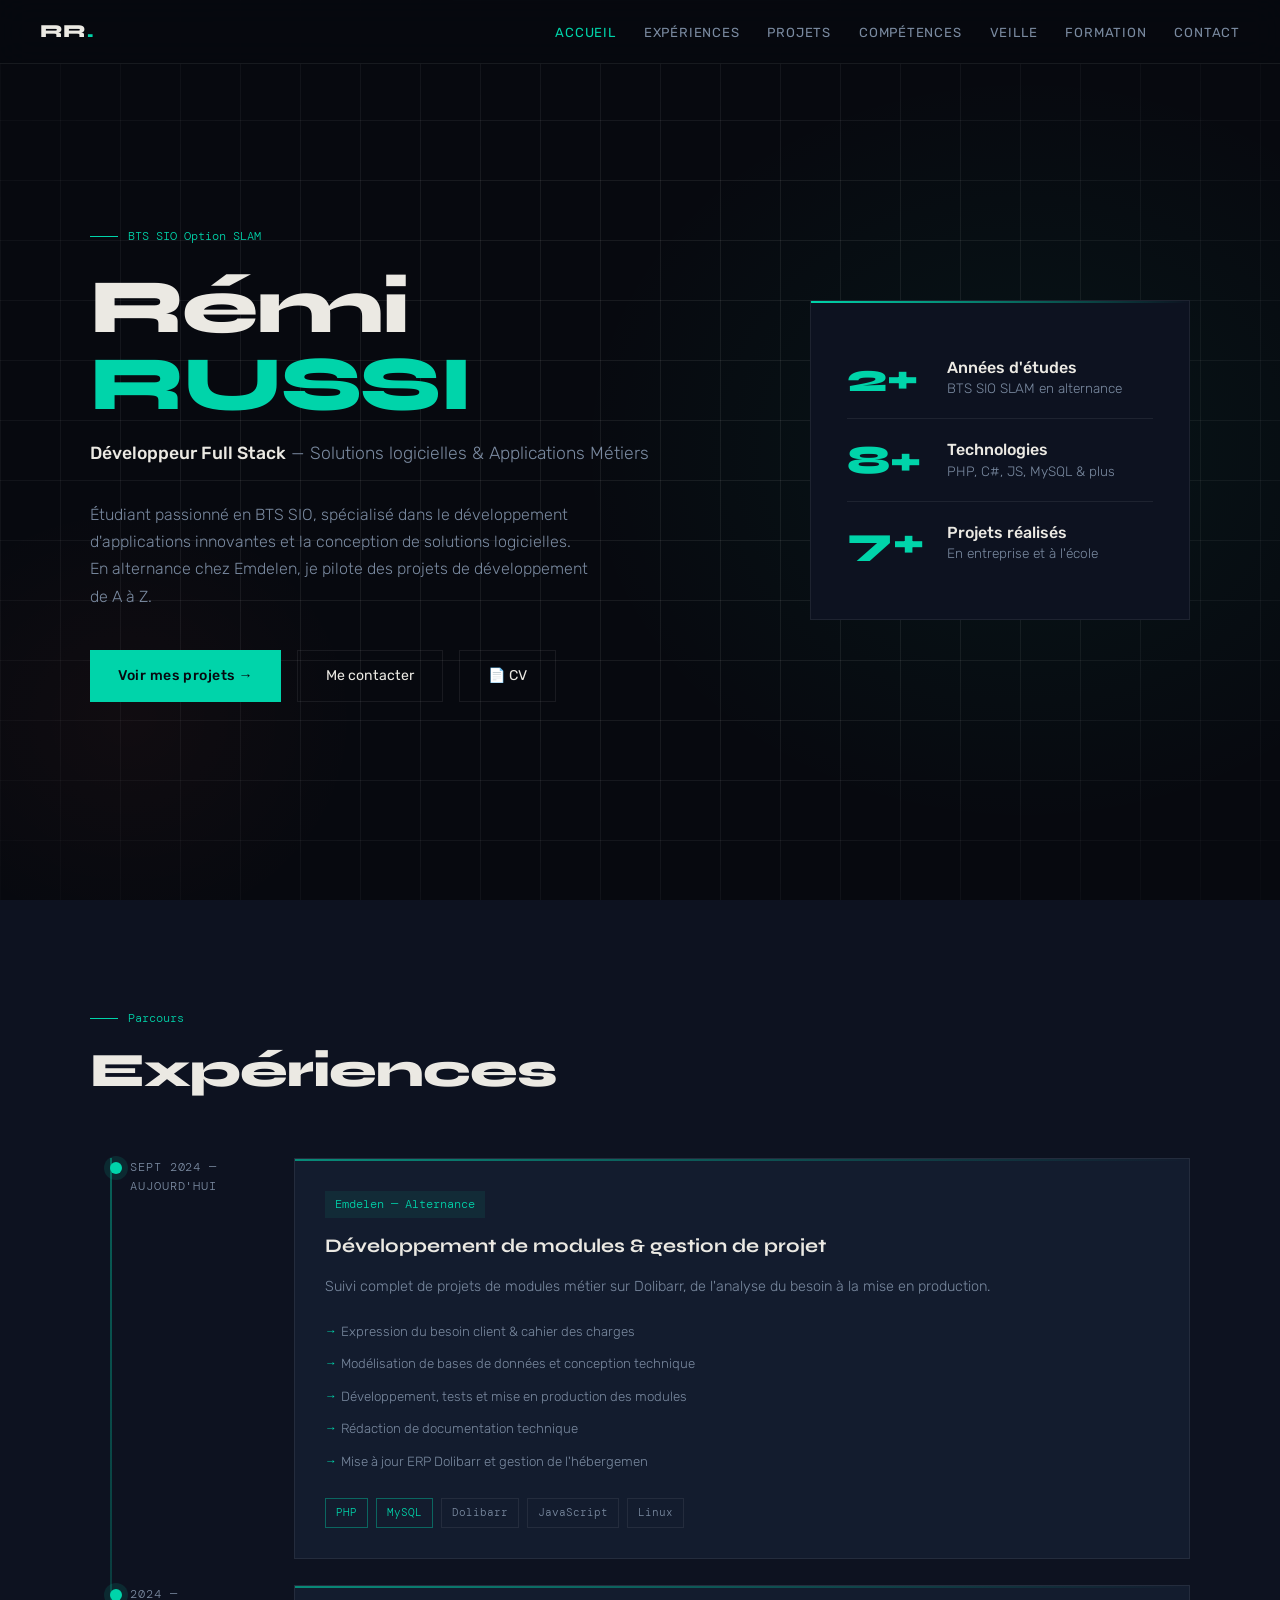
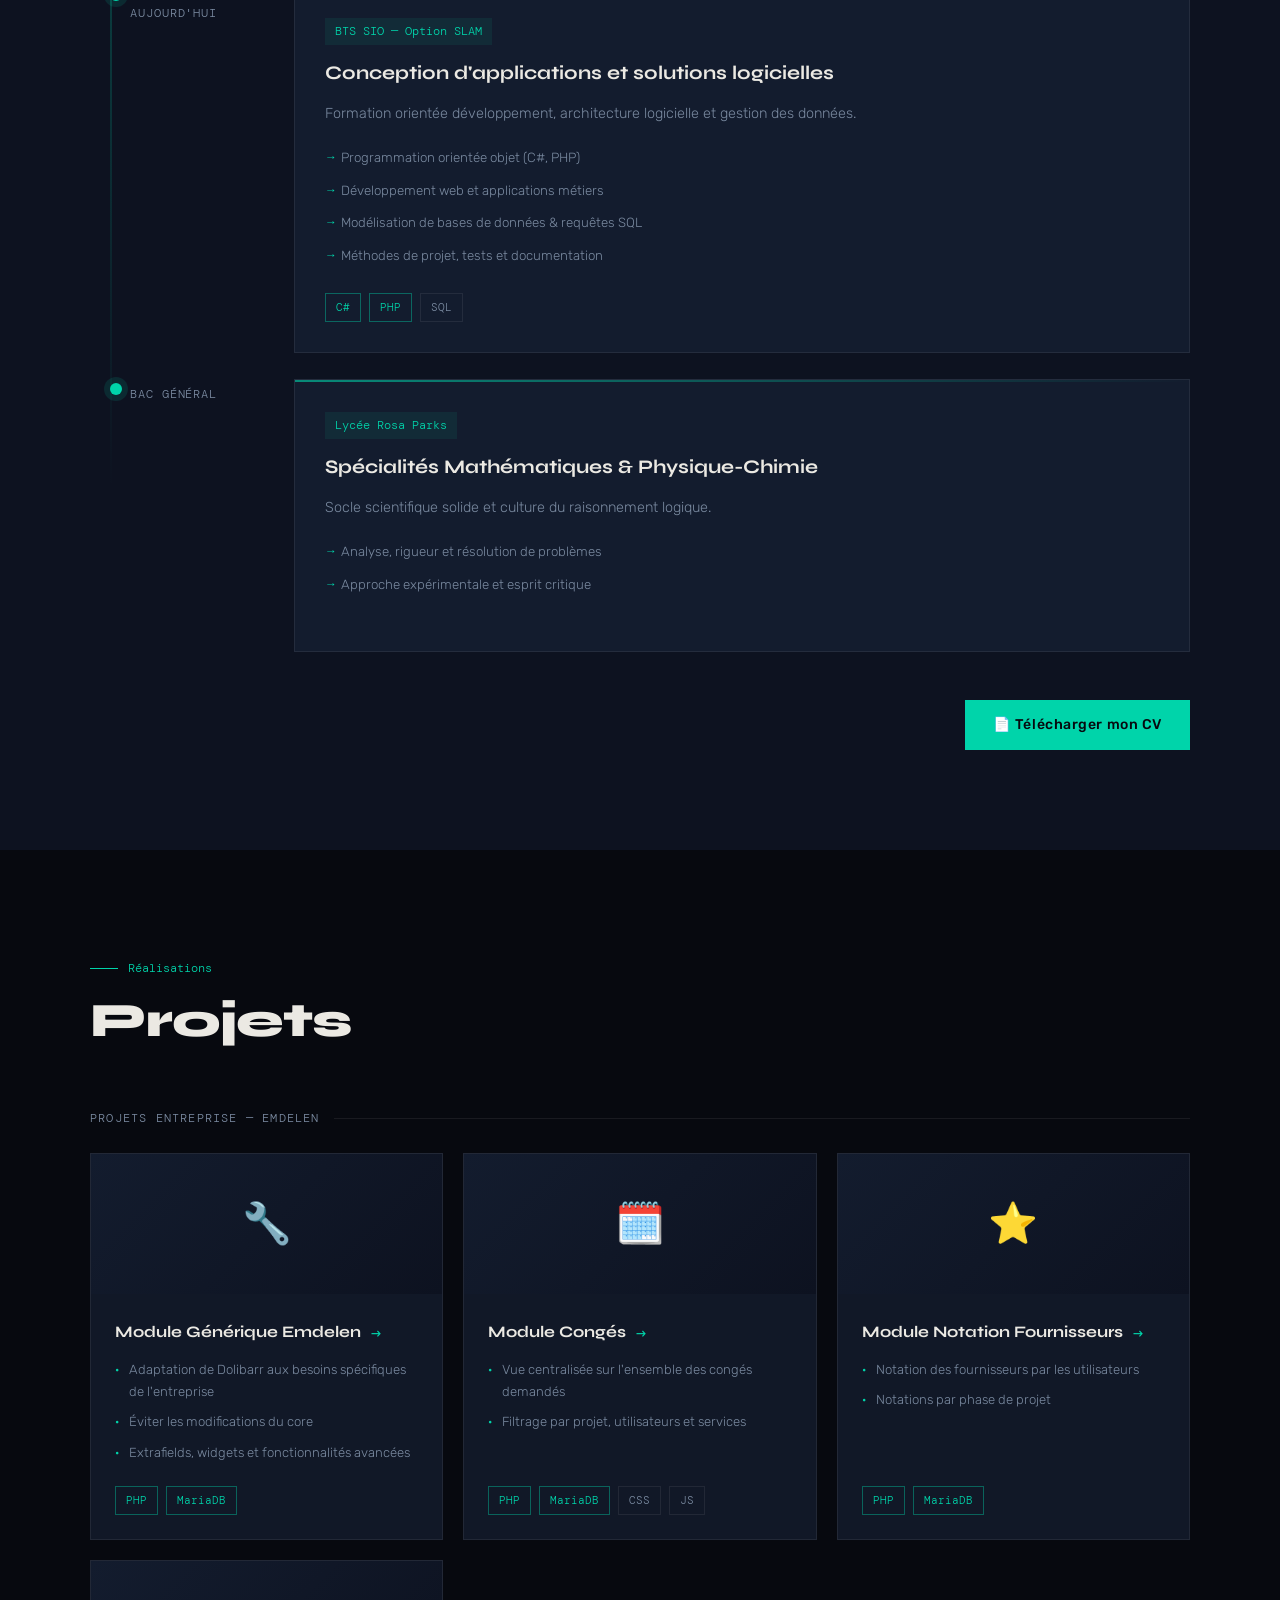
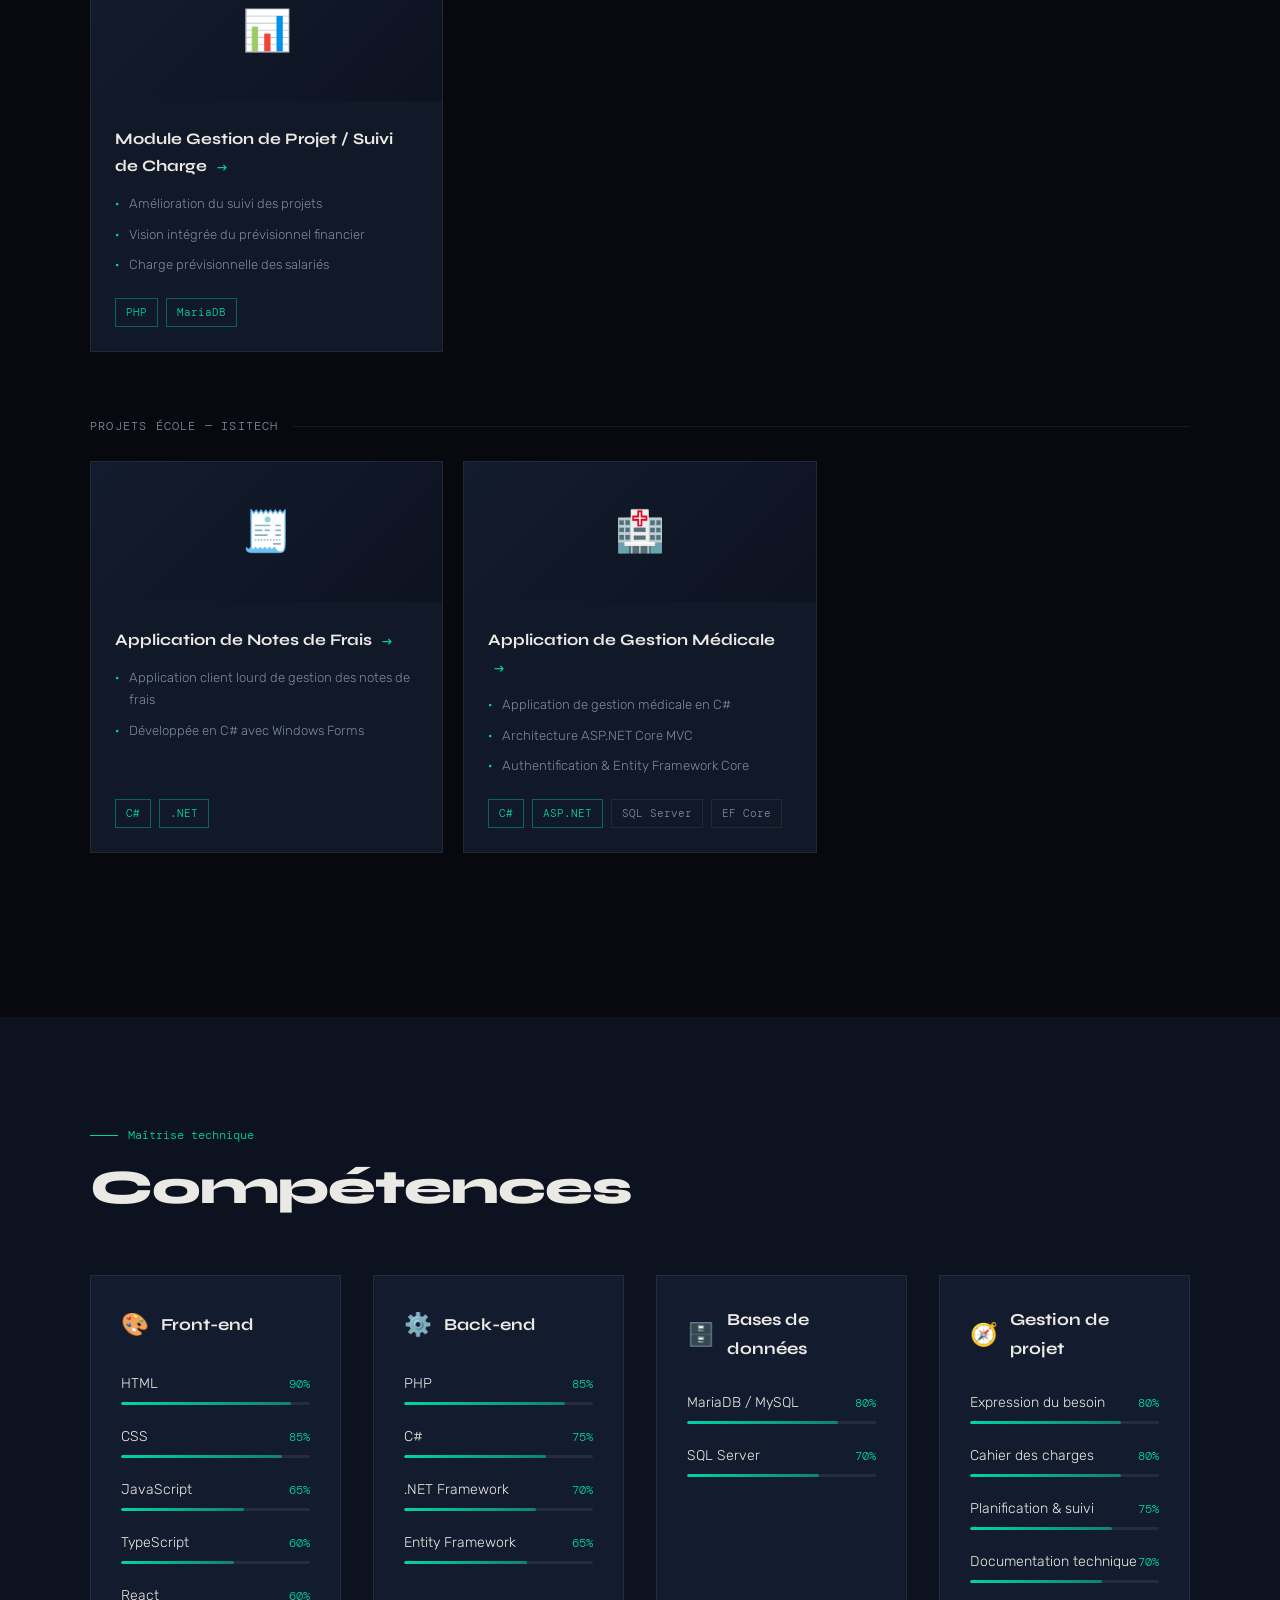
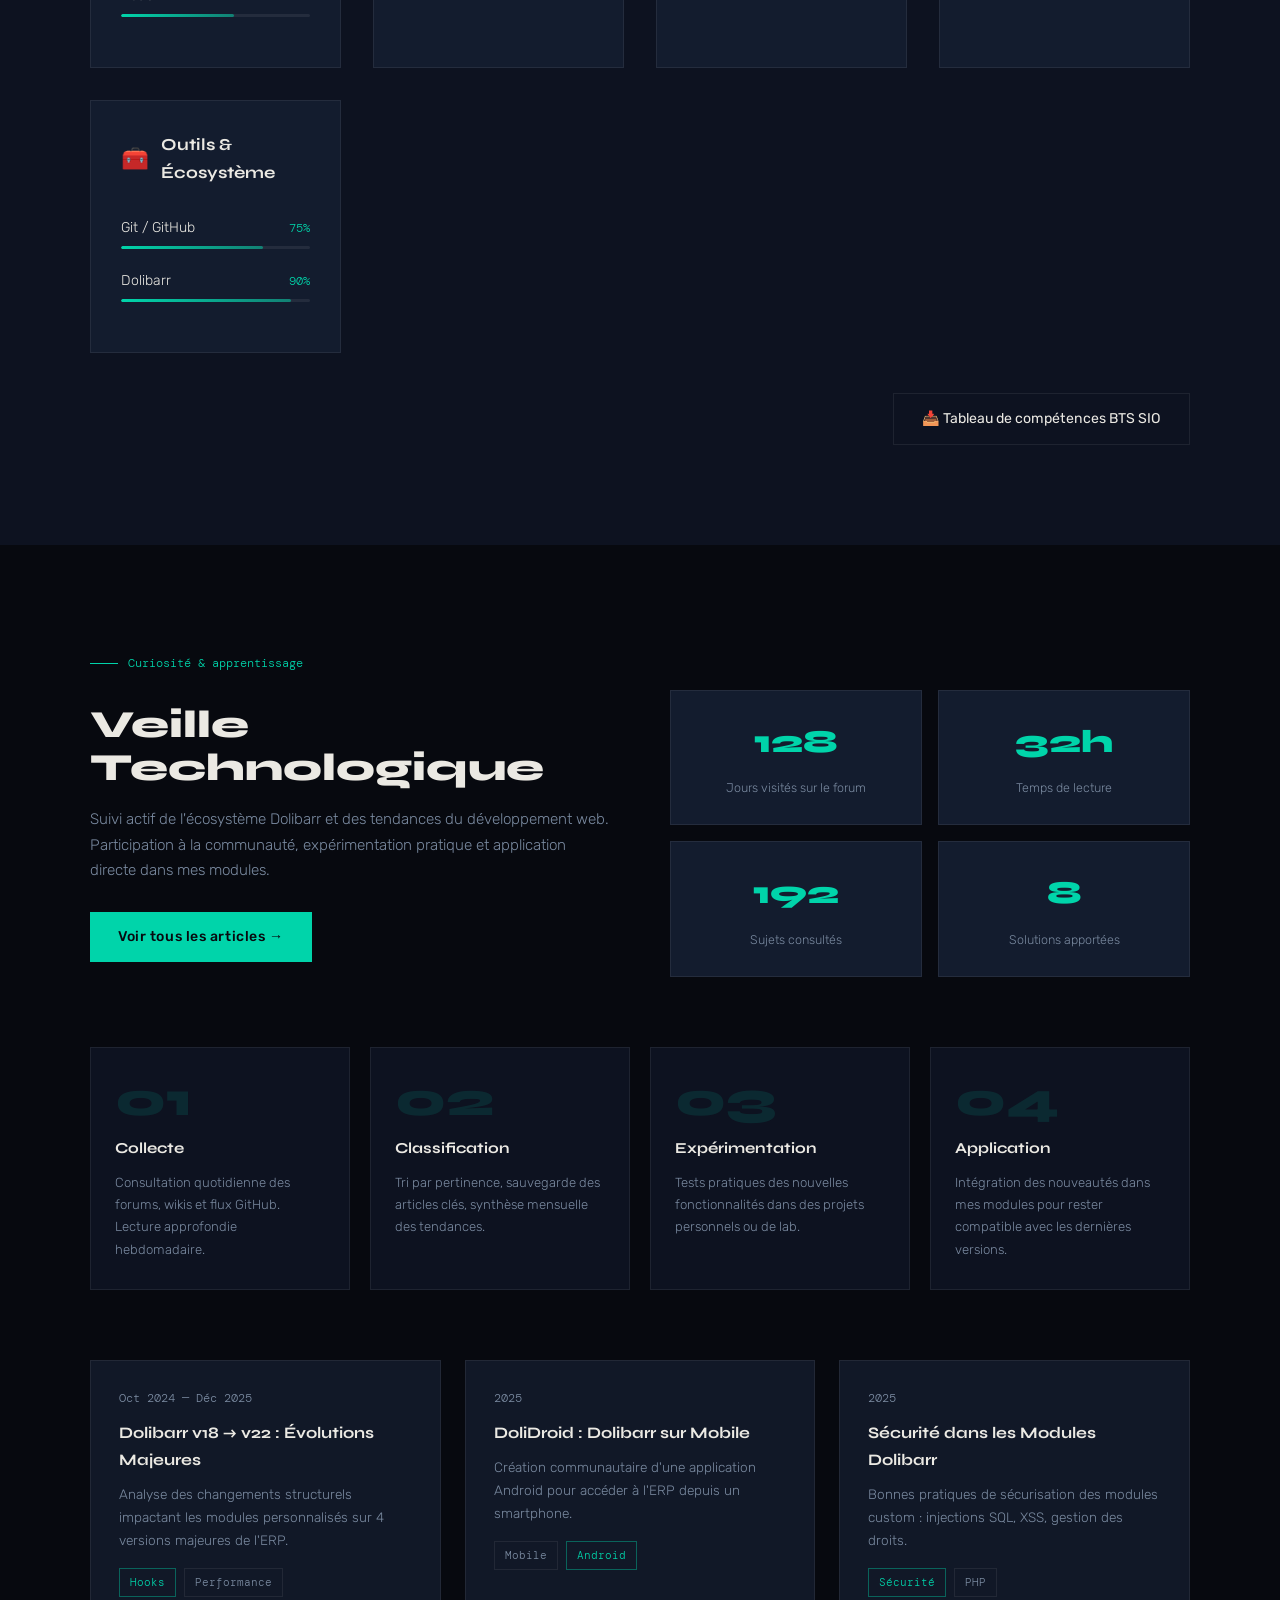
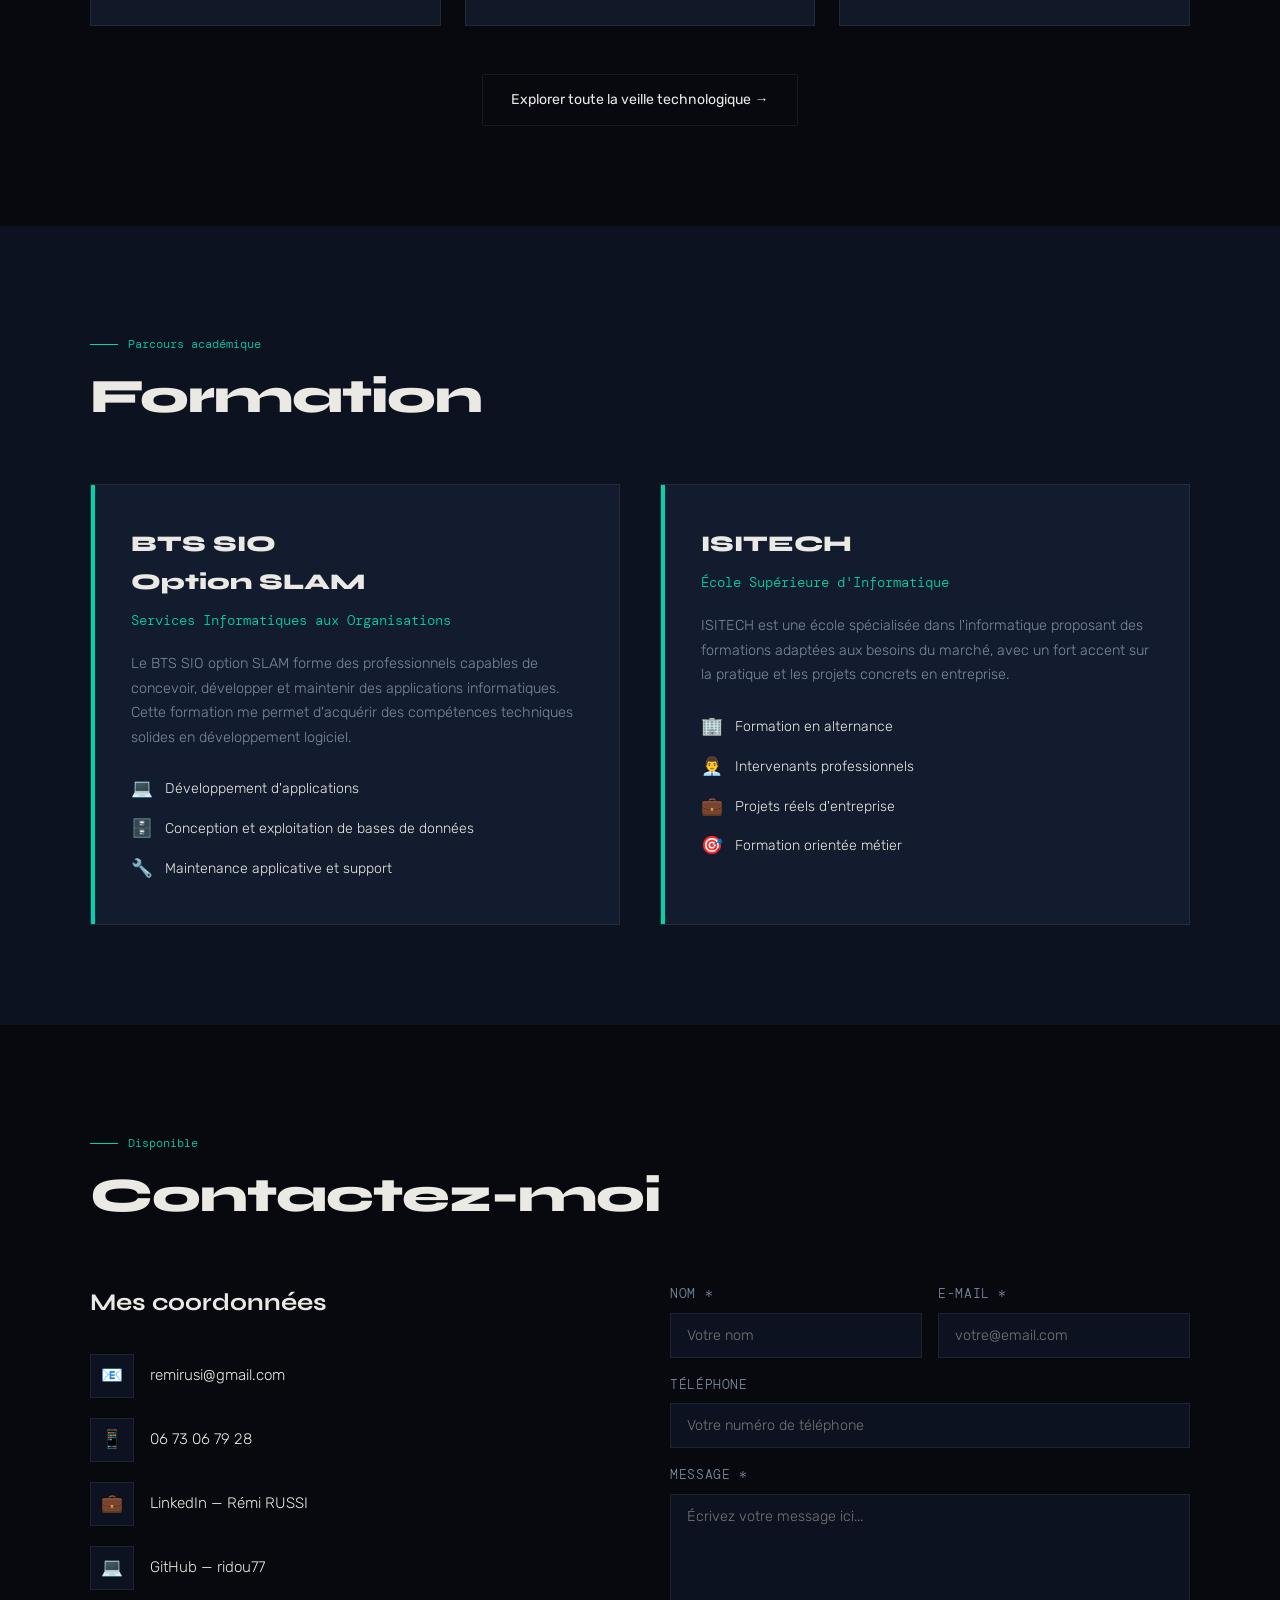
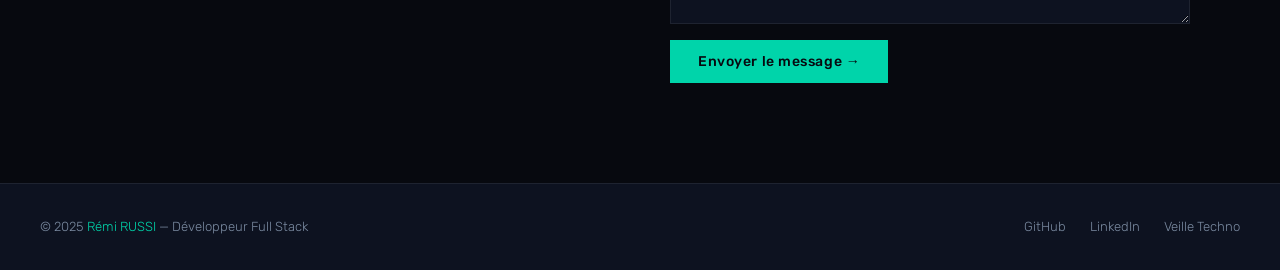
<file: index.html>
<!DOCTYPE html>
<html lang="fr">

<head>
  <meta charset="UTF-8" />
  <meta name="viewport" content="width=device-width, initial-scale=1.0" />
  <title>Rémi RUSSI — Développeur Full Stack</title>
  <link rel="preconnect" href="https://fonts.googleapis.com" />
  <link rel="preconnect" href="https://fonts.gstatic.com" crossorigin />
  <link
    href="https://fonts.googleapis.com/css2?family=Syne:wght@400;600;700;800&family=Rubik:ital,wght@0,300;0,400;0,500;1,300&family=DM+Mono:wght@400;500&display=swap"
    rel="stylesheet" />
  <link rel="stylesheet" href="styles.css" />

</head>

<body>

  <!-- ── NAVIGATION ── -->
  <nav>
    <a href="#a-propos" class="nav-logo">RR<span>.</span></a>
    <ul class="nav-links">
      <li><a href="#a-propos">Accueil</a></li>
      <li><a href="#titre-experiences">Expériences</a></li>
      <li><a href="#projets">Projets</a></li>
      <li><a href="#titre-competence">Compétences</a></li>
      <li><a href="#veille">Veille</a></li>
      <li><a href="#formation">Formation</a></li>
      <li><a href="#contact">Contact</a></li>
    </ul>
  </nav>

  <!-- ── HERO ── -->
  <section id="a-propos">
    <div class="hero-bg"></div>
    <div class="hero-grid-overlay"></div>
    <div class="hero-inner">
      <div class="hero-content">
        <div class="hero-eyebrow">BTS SIO Option SLAM</div>
        <h1 class="hero-name">
          Rémi<br><em>RUSSI</em>
        </h1>
        <p class="hero-title">
          <strong>Développeur Full Stack</strong> — Solutions logicielles &amp; Applications Métiers
        </p>
        <p class="hero-desc">
          Étudiant passionné en BTS SIO, spécialisé dans le développement d'applications innovantes et la conception de
          solutions logicielles. En alternance chez Emdelen, je pilote des projets de développement de A à Z.
        </p>
        <div class="hero-cta">
          <a href="#projets" class="btn-primary">Voir mes projets →</a>
          <a href="#contact" class="btn-ghost">Me contacter</a>
          <a href="img/CV_Remi_Russi.pdf" class="btn-ghost" target="_blank">📄 CV</a>
        </div>
      </div>
      <div class="hero-stats reveal reveal-delay-2">
        <div class="stat-item">
          <div class="stat-num">2+</div>
          <div class="stat-label">
            <strong>Années d'études</strong>
            BTS SIO SLAM en alternance
          </div>
        </div>
        <div class="stat-item">
          <div class="stat-num">8+</div>
          <div class="stat-label">
            <strong>Technologies</strong>
            PHP, C#, JS, MySQL &amp; plus
          </div>
        </div>
        <div class="stat-item">
          <div class="stat-num">7+</div>
          <div class="stat-label">
            <strong>Projets réalisés</strong>
            En entreprise et à l'école
          </div>
        </div>
      </div>
    </div>
  </section>

  <!-- ── EXPERIENCES ── -->
  <section id="titre-experiences">
    <div class="section-inner">
      <div class="section-tag">Parcours</div>
      <h2 class="section-title">Expériences</h2>

      <div class="timeline">
        <article class="timeline-item reveal">
          <div class="timeline-marker">
            <span class="timeline-dot"></span>
            <span class="timeline-date">Sept 2024 — Aujourd'hui</span>
          </div>
          <div class="timeline-card">
            <div class="timeline-eyebrow">Emdelen — Alternance</div>
            <h3>Développement de modules &amp; gestion de projet</h3>
            <p>Suivi complet de projets de modules métier sur Dolibarr, de l'analyse du besoin à la mise en production.
            </p>
            <ul class="timeline-list">
              <li>Expression du besoin client &amp; cahier des charges</li>
              <li>Modélisation de bases de données et conception technique</li>
              <li>Développement, tests et mise en production des modules</li>
              <li>Rédaction de documentation technique</li>
              <li>Mise à jour ERP Dolibarr et gestion de l'hébergemen</li>
            </ul>
            <div class="tag-row">
              <span class="tag accent">PHP</span>
              <span class="tag accent">MySQL</span>
              <span class="tag">Dolibarr</span>
              <span class="tag">JavaScript</span>
              <span class="tag">Linux</span>
            </div>
          </div>
        </article>

        <article class="timeline-item reveal reveal-delay-1">
          <div class="timeline-marker">
            <span class="timeline-dot"></span>
            <span class="timeline-date">2024 — Aujourd'hui</span>
          </div>
          <div class="timeline-card">
            <div class="timeline-eyebrow">BTS SIO — Option SLAM</div>
            <h3>Conception d'applications et solutions logicielles</h3>
            <p>Formation orientée développement, architecture logicielle et gestion des données.</p>
            <ul class="timeline-list">
              <li>Programmation orientée objet (C#, PHP)</li>
              <li>Développement web et applications métiers</li>
              <li>Modélisation de bases de données &amp; requêtes SQL</li>
              <li>Méthodes de projet, tests et documentation</li>
            </ul>
            <div class="tag-row">
              <span class="tag accent">C#</span>
              <span class="tag accent">PHP</span>
              <span class="tag">SQL</span>
            </div>
          </div>
        </article>

        <article class="timeline-item reveal reveal-delay-2">
          <div class="timeline-marker">
            <span class="timeline-dot"></span>
            <span class="timeline-date">Bac général</span>
          </div>
          <div class="timeline-card">
            <div class="timeline-eyebrow">Lycée Rosa Parks</div>
            <h3>Spécialités Mathématiques &amp; Physique-Chimie</h3>
            <p>Socle scientifique solide et culture du raisonnement logique.</p>
            <ul class="timeline-list">
              <li>Analyse, rigueur et résolution de problèmes</li>
              <li>Approche expérimentale et esprit critique</li>
            </ul>
          </div>
        </article>
      </div>

      <div class="cv-row">
        <a href="img/CV_Remi_Russi.pdf" class="btn-primary" target="_blank">📄 Télécharger mon CV</a>
      </div>
    </div>
  </section>

  <!-- ── PROJETS ── -->
  <section id="projets">
    <div class="section-inner">
      <div class="section-tag">Réalisations</div>
      <h2 class="section-title">Projets</h2>

      <!-- Projets Entreprise -->
      <div class="proj-group">
        <div class="proj-group-label">Projets Entreprise — Emdelen</div>
        <div class="proj-grid">

          <a href="projets/module-generique.html" class="proj-card reveal" style="text-decoration:none;color:inherit;">
            <div class="proj-card-img-placeholder">🔧</div>
            <div class="proj-card-body">
              <h4>Module Générique Emdelen <span style="color:var(--accent);font-size:0.75rem;margin-left:6px;">→</span>
              </h4>
              <ul>
                <li>Adaptation de Dolibarr aux besoins spécifiques de l'entreprise</li>
                <li>Éviter les modifications du core</li>
                <li>Extrafields, widgets et fonctionnalités avancées</li>
              </ul>
              <div class="tag-row">
                <span class="tag accent">PHP</span>
                <span class="tag accent">MariaDB</span>
              </div>
            </div>
          </a>

          <a href="projets/module-conges.html" class="proj-card reveal reveal-delay-1"
            style="text-decoration:none;color:inherit;">
            <div class="proj-card-img-placeholder">🗓️</div>
            <div class="proj-card-body">
              <h4>Module Congés <span style="color:var(--accent);font-size:0.75rem;margin-left:6px;">→</span></h4>
              <ul>
                <li>Vue centralisée sur l'ensemble des congés demandés</li>
                <li>Filtrage par projet, utilisateurs et services</li>
              </ul>
              <div class="tag-row">
                <span class="tag accent">PHP</span>
                <span class="tag accent">MariaDB</span>
                <span class="tag">CSS</span>
                <span class="tag">JS</span>
              </div>
            </div>
          </a>

          <a href="projets/module-notation.html" class="proj-card reveal reveal-delay-2"
            style="text-decoration:none;color:inherit;">
            <div class="proj-card-img-placeholder">⭐</div>
            <div class="proj-card-body">
              <h4>Module Notation Fournisseurs <span
                  style="color:var(--accent);font-size:0.75rem;margin-left:6px;">→</span></h4>
              <ul>
                <li>Notation des fournisseurs par les utilisateurs</li>
                <li>Notations par phase de projet</li>
              </ul>
              <div class="tag-row">
                <span class="tag accent">PHP</span>
                <span class="tag accent">MariaDB</span>
              </div>
            </div>
          </a>

          <a href="projets/module-suivi-charge.html" class="proj-card reveal reveal-delay-3"
            style="text-decoration:none;color:inherit;">
            <div class="proj-card-img-placeholder">📊</div>
            <div class="proj-card-body">
              <h4>Module Gestion de Projet / Suivi de Charge <span
                  style="color:var(--accent);font-size:0.75rem;margin-left:6px;">→</span></h4>
              <ul>
                <li>Amélioration du suivi des projets</li>
                <li>Vision intégrée du prévisionnel financier</li>
                <li>Charge prévisionnelle des salariés</li>
              </ul>
              <div class="tag-row">
                <span class="tag accent">PHP</span>
                <span class="tag accent">MariaDB</span>
              </div>
            </div>
          </a>

        </div>
      </div>

      <!-- Projets École -->
      <div class="proj-group">
        <div class="proj-group-label">Projets École — ISITECH</div>
        <div class="proj-grid">

          <a href="projets/notes-de-frais.html" class="proj-card reveal" style="text-decoration:none;color:inherit;">
            <div class="proj-card-img-placeholder">🧾</div>
            <div class="proj-card-body">
              <h4>Application de Notes de Frais <span
                  style="color:var(--accent);font-size:0.75rem;margin-left:6px;">→</span></h4>
              <ul>
                <li>Application client lourd de gestion des notes de frais</li>
                <li>Développée en C# avec Windows Forms</li>
              </ul>
              <div class="tag-row">
                <span class="tag accent">C#</span>
                <span class="tag accent">.NET</span>
              </div>
            </div>
          </a>

          <a href="projets/gestion-medicale.html" class="proj-card reveal reveal-delay-1"
            style="text-decoration:none;color:inherit;">
            <div class="proj-card-img-placeholder">🏥</div>
            <div class="proj-card-body">
              <h4>Application de Gestion Médicale <span
                  style="color:var(--accent);font-size:0.75rem;margin-left:6px;">→</span></h4>
              <ul>
                <li>Application de gestion médicale en C#</li>
                <li>Architecture ASP.NET Core MVC</li>
                <li>Authentification &amp; Entity Framework Core</li>
              </ul>
              <div class="tag-row">
                <span class="tag accent">C#</span>
                <span class="tag accent">ASP.NET</span>
                <span class="tag">SQL Server</span>
                <span class="tag">EF Core</span>
              </div>
            </div>
          </a>

        </div>
      </div>
    </div>
  </section>

  <!-- ── COMPÉTENCES ── -->
  <section id="titre-competence">
    <div class="section-inner">
      <div class="section-tag">Maîtrise technique</div>
      <h2 class="section-title">Compétences</h2>

      <div class="skills-layout">

        <div class="skill-group reveal">
          <div class="skill-group-header">
            <span class="skill-icon">🎨</span>
            <h3>Front-end</h3>
          </div>
          <div class="skill-item">
            <div class="skill-row">
              <span class="skill-name">HTML</span>
              <span class="skill-pct">90%</span>
            </div>
            <div class="skill-bar">
              <div class="skill-fill" data-width="90"></div>
            </div>
          </div>
          <div class="skill-item">
            <div class="skill-row">
              <span class="skill-name">CSS</span>
              <span class="skill-pct">85%</span>
            </div>
            <div class="skill-bar">
              <div class="skill-fill" data-width="85"></div>
            </div>
          </div>
          <div class="skill-item">
            <div class="skill-row">
              <span class="skill-name">JavaScript</span>
              <span class="skill-pct">65%</span>
            </div>
            <div class="skill-bar">
              <div class="skill-fill" data-width="65"></div>
            </div>
          </div>
          <div class="skill-item">
            <div class="skill-row">
              <span class="skill-name">TypeScript</span>
              <span class="skill-pct">60%</span>
            </div>
            <div class="skill-bar">
              <div class="skill-fill" data-width="60"></div>
            </div>
          </div>
          <div class="skill-item">
            <div class="skill-row">
              <span class="skill-name">React</span>
              <span class="skill-pct">60%</span>
            </div>
            <div class="skill-bar">
              <div class="skill-fill" data-width="60"></div>
            </div>
          </div>
        </div>

        <div class="skill-group reveal reveal-delay-1">
          <div class="skill-group-header">
            <span class="skill-icon">⚙️</span>
            <h3>Back-end</h3>
          </div>
          <div class="skill-item">
            <div class="skill-row">
              <span class="skill-name">PHP</span>
              <span class="skill-pct">85%</span>
            </div>
            <div class="skill-bar">
              <div class="skill-fill" data-width="85"></div>
            </div>
          </div>
          <div class="skill-item">
            <div class="skill-row">
              <span class="skill-name">C#</span>
              <span class="skill-pct">75%</span>
            </div>
            <div class="skill-bar">
              <div class="skill-fill" data-width="75"></div>
            </div>
          </div>
          <div class="skill-item">
            <div class="skill-row">
              <span class="skill-name">.NET Framework</span>
              <span class="skill-pct">70%</span>
            </div>
            <div class="skill-bar">
              <div class="skill-fill" data-width="70"></div>
            </div>
          </div>
          <div class="skill-item">
            <div class="skill-row">
              <span class="skill-name">Entity Framework</span>
              <span class="skill-pct">65%</span>
            </div>
            <div class="skill-bar">
              <div class="skill-fill" data-width="65"></div>
            </div>
          </div>
        </div>

        <div class="skill-group reveal reveal-delay-2">
          <div class="skill-group-header">
            <span class="skill-icon">🗄️</span>
            <h3>Bases de données</h3>
          </div>
          <div class="skill-item">
            <div class="skill-row">
              <span class="skill-name">MariaDB / MySQL</span>
              <span class="skill-pct">80%</span>
            </div>
            <div class="skill-bar">
              <div class="skill-fill" data-width="80"></div>
            </div>
          </div>
          <div class="skill-item">
            <div class="skill-row">
              <span class="skill-name">SQL Server</span>
              <span class="skill-pct">70%</span>
            </div>
            <div class="skill-bar">
              <div class="skill-fill" data-width="70"></div>
            </div>
          </div>
        </div>

        <div class="skill-group reveal reveal-delay-3">
          <div class="skill-group-header">
            <span class="skill-icon">🧭</span>
            <h3>Gestion de projet</h3>
          </div>
          <div class="skill-item">
            <div class="skill-row">
              <span class="skill-name">Expression du besoin</span>
              <span class="skill-pct">80%</span>
            </div>
            <div class="skill-bar">
              <div class="skill-fill" data-width="80"></div>
            </div>
          </div>
          <div class="skill-item">
            <div class="skill-row">
              <span class="skill-name">Cahier des charges</span>
              <span class="skill-pct">80%</span>
            </div>
            <div class="skill-bar">
              <div class="skill-fill" data-width="80"></div>
            </div>
          </div>
          <div class="skill-item">
            <div class="skill-row">
              <span class="skill-name">Planification &amp; suivi</span>
              <span class="skill-pct">75%</span>
            </div>
            <div class="skill-bar">
              <div class="skill-fill" data-width="75"></div>
            </div>
          </div>
          <div class="skill-item">
          </div>
          <div class="skill-item">
            <div class="skill-row">
              <span class="skill-name">Documentation technique</span>
              <span class="skill-pct">70%</span>
            </div>
            <div class="skill-bar">
              <div class="skill-fill" data-width="70"></div>
            </div>
          </div>
        </div>

        <div class="skill-group reveal">
          <div class="skill-group-header">
            <span class="skill-icon">🧰</span>
            <h3>Outils &amp; Écosystème</h3>
          </div>
          <div class="skill-item">
            <div class="skill-row">
              <span class="skill-name">Git / GitHub</span>
              <span class="skill-pct">75%</span>
            </div>
            <div class="skill-bar">
              <div class="skill-fill" data-width="75"></div>
            </div>
          </div>
          <div class="skill-item">
            <div class="skill-row">
              <span class="skill-name">Dolibarr</span>
              <span class="skill-pct">90%</span>
            </div>
            <div class="skill-bar">
              <div class="skill-fill" data-width="90"></div>
            </div>
          </div>
        </div>

      </div>

      <div class="skills-dl-row">
        <a href="img/BTS_SIO_Annexe_VI.5_Epreuve E5 - Tableau de synthe.se_2026.xlsx" class="btn-ghost">
          📥 Tableau de compétences BTS SIO
        </a>
      </div>
    </div>
  </section>

  <!-- ── VEILLE TECHNOLOGIQUE ── -->
  <section id="veille">
    <div class="section-inner">
      <div class="section-tag">Curiosité &amp; apprentissage</div>

      <div class="veille-hero">
        <div class="veille-intro">
          <h2>Veille<br>Technologique</h2>
          <p>
            Suivi actif de l'écosystème Dolibarr et des tendances du développement web.
            Participation à la communauté, expérimentation pratique et application directe dans mes modules.
          </p>
          <a href="veille.html" class="btn-primary">Voir tous les articles →</a>
        </div>
        <div class="veille-stats">
          <div class="veille-stat reveal">
            <span class="veille-stat-num">128</span>
            <span class="veille-stat-label">Jours visités sur le forum</span>
          </div>
          <div class="veille-stat reveal reveal-delay-1">
            <span class="veille-stat-num">32h</span>
            <span class="veille-stat-label">Temps de lecture</span>
          </div>
          <div class="veille-stat reveal reveal-delay-2">
            <span class="veille-stat-num">192</span>
            <span class="veille-stat-label">Sujets consultés</span>
          </div>
          <div class="veille-stat reveal reveal-delay-3">
            <span class="veille-stat-num">8</span>
            <span class="veille-stat-label">Solutions apportées</span>
          </div>
        </div>
      </div>

      <div class="veille-methods">
        <div class="method-step reveal">
          <div class="method-num">01</div>
          <h4>Collecte</h4>
          <p>Consultation quotidienne des forums, wikis et flux GitHub. Lecture approfondie hebdomadaire.</p>
        </div>
        <div class="method-step reveal reveal-delay-1">
          <div class="method-num">02</div>
          <h4>Classification</h4>
          <p>Tri par pertinence, sauvegarde des articles clés, synthèse mensuelle des tendances.</p>
        </div>
        <div class="method-step reveal reveal-delay-2">
          <div class="method-num">03</div>
          <h4>Expérimentation</h4>
          <p>Tests pratiques des nouvelles fonctionnalités dans des projets personnels ou de lab.</p>
        </div>
        <div class="method-step reveal reveal-delay-3">
          <div class="method-num">04</div>
          <h4>Application</h4>
          <p>Intégration des nouveautés dans mes modules pour rester compatible avec les dernières versions.</p>
        </div>
      </div>

      <div class="veille-previews">
        <div class="veille-preview-card reveal">
          <div class="preview-date">Oct 2024 — Déc 2025</div>
          <h4>Dolibarr v18 → v22 : Évolutions Majeures</h4>
          <p>Analyse des changements structurels impactant les modules personnalisés sur 4 versions majeures de l'ERP.
          </p>
          <div class="tag-row">
            <span class="tag accent">Hooks</span>
            <span class="tag">Performance</span>
          </div>
        </div>
        <div class="veille-preview-card reveal reveal-delay-1">
          <div class="preview-date">2025</div>
          <h4>DoliDroid : Dolibarr sur Mobile</h4>
          <p>Création communautaire d'une application Android pour accéder à l'ERP depuis un smartphone.</p>
          <div class="tag-row">
            <span class="tag">Mobile</span>
            <span class="tag accent">Android</span>
          </div>
        </div>
        <div class="veille-preview-card reveal reveal-delay-2">
          <div class="preview-date">2025</div>
          <h4>Sécurité dans les Modules Dolibarr</h4>
          <p>Bonnes pratiques de sécurisation des modules custom : injections SQL, XSS, gestion des droits.</p>
          <div class="tag-row">
            <span class="tag accent">Sécurité</span>
            <span class="tag">PHP</span>
          </div>
        </div>
      </div>

      <div class="veille-cta-row">
        <a href="veille.html" class="btn-ghost">Explorer toute la veille technologique →</a>
      </div>
    </div>
  </section>

  <!-- ── FORMATION ── -->
  <section id="formation">
    <div class="section-inner">
      <div class="section-tag">Parcours académique</div>
      <h2 class="section-title">Formation</h2>

      <div class="formation-layout">

        <div class="formation-card reveal">
          <h3>BTS SIO<br>Option SLAM</h3>
          <div class="subtitle">Services Informatiques aux Organisations</div>
          <p>
            Le BTS SIO option SLAM forme des professionnels capables de concevoir, développer et maintenir des
            applications informatiques. Cette formation me permet d'acquérir des compétences techniques solides en
            développement logiciel.
          </p>
          <div class="formation-features">
            <div class="formation-feature">
              <span class="icon">💻</span>
              <span>Développement d'applications</span>
            </div>
            <div class="formation-feature">
              <span class="icon">🗄️</span>
              <span>Conception et exploitation de bases de données</span>
            </div>
            <div class="formation-feature">
              <span class="icon">🔧</span>
              <span>Maintenance applicative et support</span>
            </div>
          </div>
        </div>

        <div class="formation-card reveal reveal-delay-1">
          <h3>ISITECH</h3>
          <div class="subtitle">École Supérieure d'Informatique</div>
          <p>
            ISITECH est une école spécialisée dans l'informatique proposant des formations adaptées aux besoins du
            marché, avec un fort accent sur la pratique et les projets concrets en entreprise.
          </p>
          <div class="formation-features">
            <div class="formation-feature">
              <span class="icon">🏢</span>
              <span>Formation en alternance</span>
            </div>
            <div class="formation-feature">
              <span class="icon">👨‍💼</span>
              <span>Intervenants professionnels</span>
            </div>
            <div class="formation-feature">
              <span class="icon">💼</span>
              <span>Projets réels d'entreprise</span>
            </div>
            <div class="formation-feature">
              <span class="icon">🎯</span>
              <span>Formation orientée métier</span>
            </div>
          </div>
        </div>

      </div>
    </div>
  </section>

  <!-- ── CONTACT ── -->
  <section id="contact">
    <div class="section-inner">
      <div class="section-tag">Disponible</div>
      <h2 class="section-title">Contactez-moi</h2>

      <div class="contact-layout">

        <div class="contact-info reveal">
          <h3>Mes coordonnées</h3>
          <div class="contact-item">
            <div class="contact-icon">📧</div>
            <a href="mailto:remirusi@gmail.com">remirusi@gmail.com</a>
          </div>
          <div class="contact-item">
            <div class="contact-icon">📱</div>
            <a href="tel:+33673067928">06 73 06 79 28</a>
          </div>
          <div class="contact-item">
            <div class="contact-icon">💼</div>
            <a href="https://www.linkedin.com/in/r%C3%A9mi-russi-6a65522a9/" target="_blank">LinkedIn — Rémi RUSSI</a>
          </div>
          <div class="contact-item">
            <div class="contact-icon">💻</div>
            <a href="https://github.com/ridou77" target="_blank">GitHub — ridou77</a>
          </div>
        </div>

        <div class="reveal reveal-delay-1">
          <form action="https://formspree.io/f/xlgvnryr" method="POST" class="contact-form">
            <div class="form-row">
              <div class="form-group">
                <label for="nom">Nom *</label>
                <input type="text" id="nom" name="nom" required placeholder="Votre nom">
              </div>
              <div class="form-group">
                <label for="email">E-mail *</label>
                <input type="email" id="email" name="email" required placeholder="votre@email.com">
              </div>
            </div>
            <div class="form-group">
              <label for="telephone">Téléphone</label>
              <input type="tel" id="telephone" name="telephone" placeholder="Votre numéro de téléphone">
            </div>
            <div class="form-group">
              <label for="message">Message *</label>
              <textarea id="message" name="message" required placeholder="Écrivez votre message ici..."></textarea>
            </div>
            <button type="submit" class="btn-primary" style="align-self:flex-start;border:none;cursor:pointer;">
              Envoyer le message →
            </button>
          </form>
        </div>

      </div>
    </div>
  </section>

  <!-- ── FOOTER ── -->
  <footer>
    <p class="footer-copy">© 2025 <span>Rémi RUSSI</span> — Développeur Full Stack</p>
    <div class="footer-links">
      <a href="https://github.com/ridou77" target="_blank">GitHub</a>
      <a href="https://www.linkedin.com/in/r%C3%A9mi-russi-6a65522a9/" target="_blank">LinkedIn</a>
      <a href="veille.html">Veille Techno</a>
    </div>
  </footer>

  <script>
    // ── Reveal on scroll ──
    const reveals = document.querySelectorAll('.reveal');
    const observer = new IntersectionObserver((entries) => {
      entries.forEach(e => {
        if (e.isIntersecting) {
          e.target.classList.add('visible');
        }
      });
    }, { threshold: 0.12 });
    reveals.forEach(el => observer.observe(el));

    // ── Skill bars ──
    const skillObserver = new IntersectionObserver((entries) => {
      entries.forEach(e => {
        if (e.isIntersecting) {
          e.target.querySelectorAll('.skill-fill').forEach(bar => {
            bar.style.width = bar.dataset.width + '%';
          });
        }
      });
    }, { threshold: 0.3 });
    document.querySelectorAll('.skill-group').forEach(g => skillObserver.observe(g));

    // ── Active nav link on scroll ──
    const sections = document.querySelectorAll('section[id]');
    const navLinks = document.querySelectorAll('.nav-links a');
    window.addEventListener('scroll', () => {
      let current = '';
      sections.forEach(s => {
        if (window.scrollY >= s.offsetTop - 80) current = s.id;
      });
      navLinks.forEach(a => {
        a.style.color = a.getAttribute('href') === '#' + current ? 'var(--accent)' : '';
      });
    });
  </script>
</body>

</html>
</file>
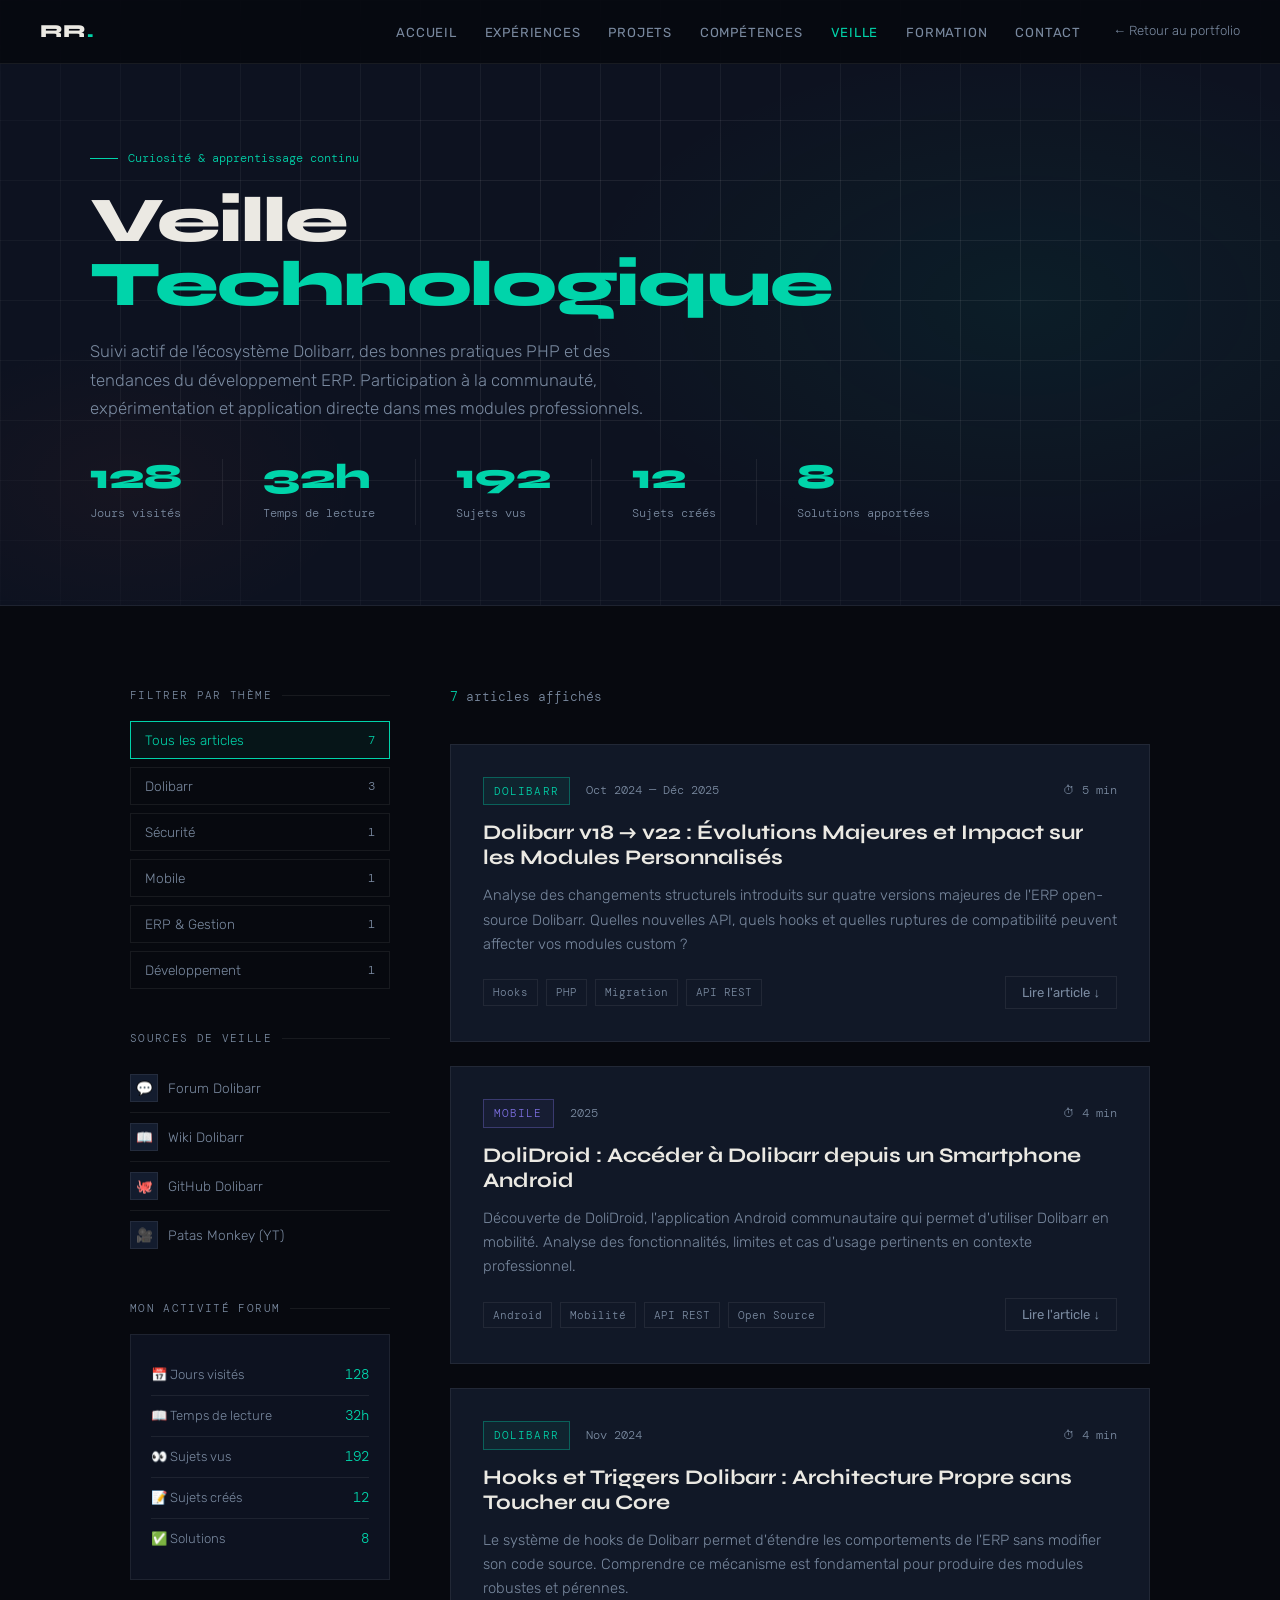
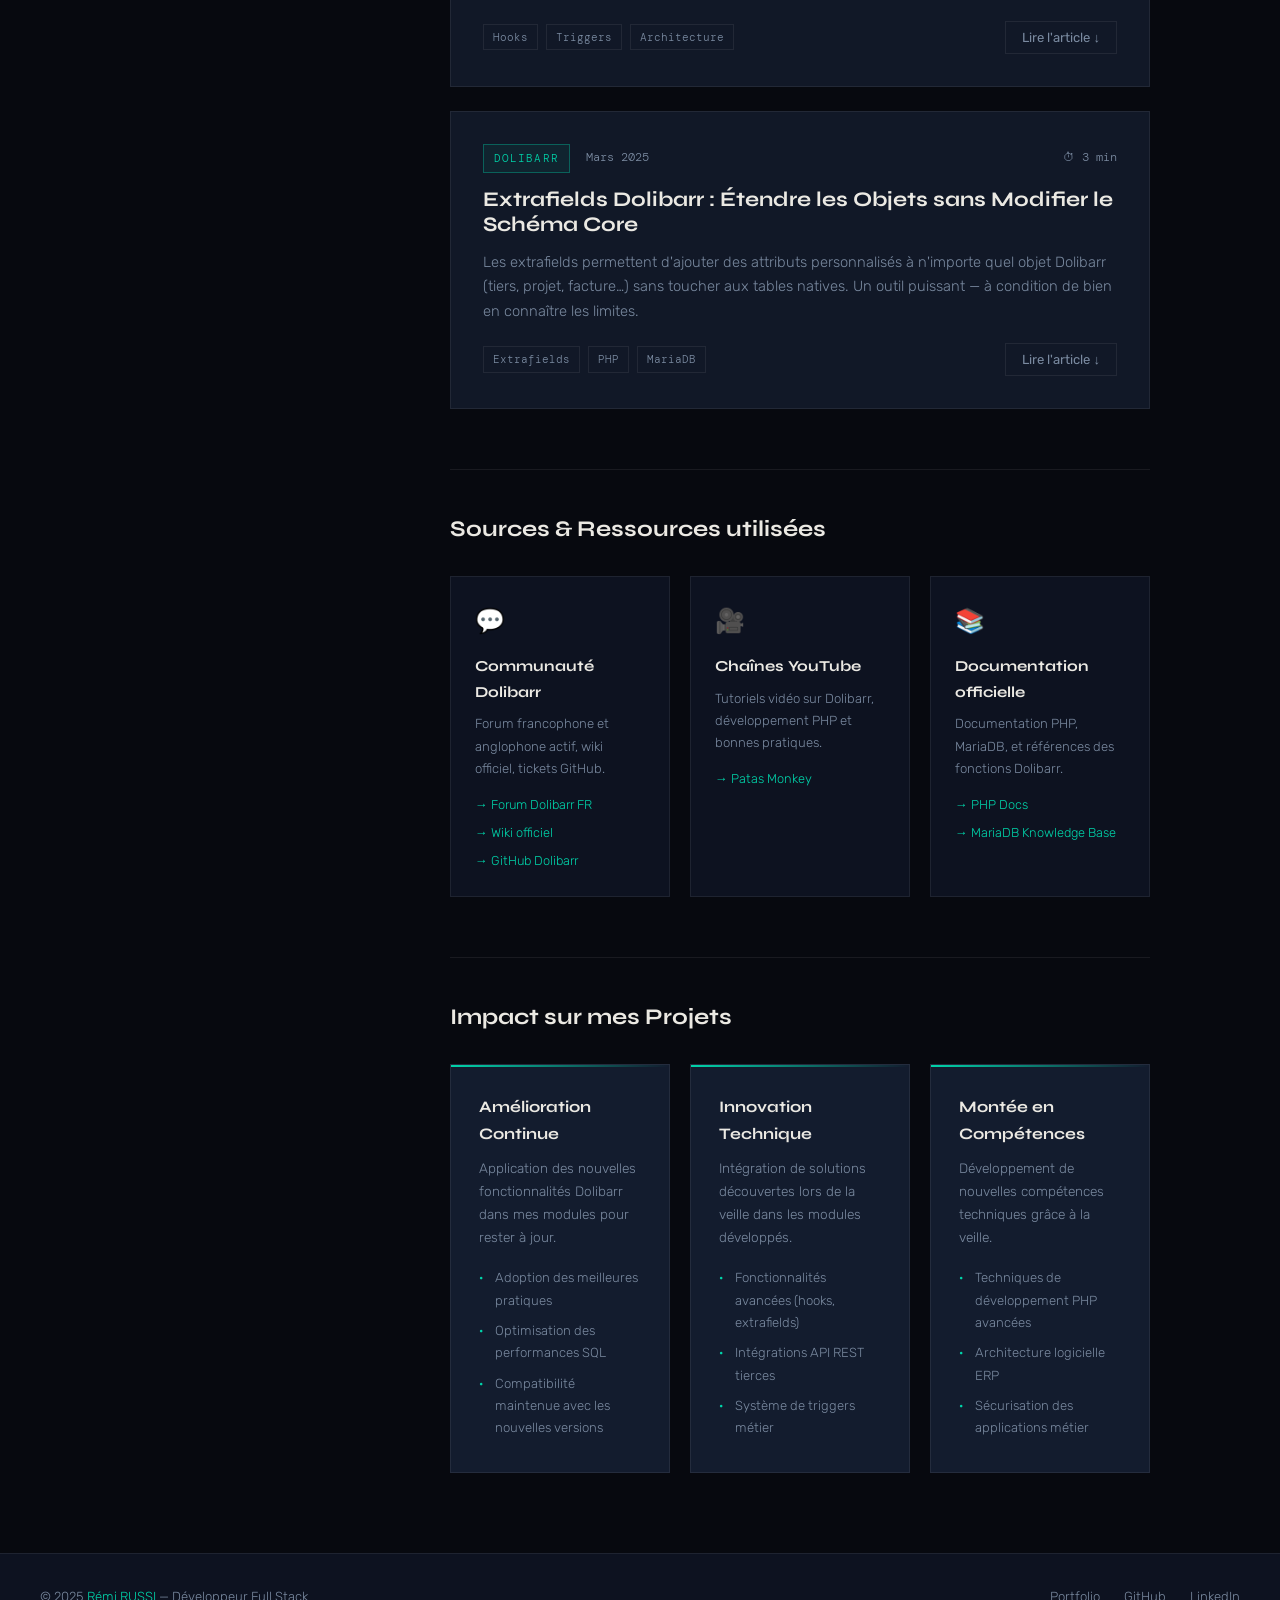
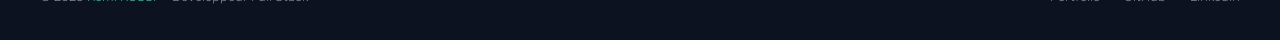
<file: veille.html>
<!DOCTYPE html>
<html lang="fr">
<head>
  <meta charset="UTF-8" />
  <meta name="viewport" content="width=device-width, initial-scale=1.0" />
  <title>Veille Technologique — Rémi RUSSI</title>
  <link rel="preconnect" href="https://fonts.googleapis.com" />
  <link rel="preconnect" href="https://fonts.gstatic.com" crossorigin />
  <link href="https://fonts.googleapis.com/css2?family=Syne:wght@400;600;700;800&family=Rubik:ital,wght@0,300;0,400;0,500;1,300&family=DM+Mono:wght@400;500&display=swap" rel="stylesheet" />
  <link rel="stylesheet" href="styles.css" />
</head>
<body>

  <!-- ── NAV ── -->
  <nav>
    <a href="index.html" class="nav-logo">RR<span>.</span></a>
    <div class="nav-right">
      <ul class="nav-links">
        <li><a href="index.html">Accueil</a></li>
        <li><a href="index.html#titre-experiences">Expériences</a></li>
        <li><a href="index.html#projets">Projets</a></li>
        <li><a href="index.html#titre-competence">Compétences</a></li>
        <li><a href="veille.html" class="active">Veille</a></li>
        <li><a href="index.html#formation">Formation</a></li>
        <li><a href="index.html#contact">Contact</a></li>
      </ul>
      <a href="index.html" class="nav-back">← Retour au portfolio</a>
    </div>
  </nav>

  <!-- ── PAGE HERO ── -->
  <header class="page-hero">
    <div class="hero-bg"></div>
    <div class="hero-grid"></div>
    <div class="page-hero-inner">
      <div class="page-eyebrow">Curiosité & apprentissage continu</div>
      <h1>Veille<br><em>Technologique</em></h1>
      <p>
        Suivi actif de l'écosystème Dolibarr, des bonnes pratiques PHP et des tendances du développement ERP.
        Participation à la communauté, expérimentation et application directe dans mes modules professionnels.
      </p>
      <div class="hero-stats-row">
        <div class="hstat">
          <span class="hstat-num">128</span>
          <span class="hstat-label">Jours visités</span>
        </div>
        <div class="hstat-sep"></div>
        <div class="hstat">
          <span class="hstat-num">32h</span>
          <span class="hstat-label">Temps de lecture</span>
        </div>
        <div class="hstat-sep"></div>
        <div class="hstat">
          <span class="hstat-num">192</span>
          <span class="hstat-label">Sujets vus</span>
        </div>
        <div class="hstat-sep"></div>
        <div class="hstat">
          <span class="hstat-num">12</span>
          <span class="hstat-label">Sujets créés</span>
        </div>
        <div class="hstat-sep"></div>
        <div class="hstat">
          <span class="hstat-num">8</span>
          <span class="hstat-label">Solutions apportées</span>
        </div>
      </div>
    </div>
  </header>

  <!-- ── MAIN LAYOUT ── -->
  <div class="main-layout">

    <!-- SIDEBAR -->
    <aside class="sidebar">

      <div class="sidebar-section">
        <div class="sidebar-title">Filtrer par thème</div>
        <button class="filter-btn active" data-filter="all">
          Tous les articles <span class="filter-count">7</span>
        </button>
        <button class="filter-btn" data-filter="dolibarr">
          Dolibarr <span class="filter-count">3</span>
        </button>
        <button class="filter-btn" data-filter="securite">
          Sécurité <span class="filter-count">1</span>
        </button>
        <button class="filter-btn" data-filter="mobile">
          Mobile <span class="filter-count">1</span>
        </button>
        <button class="filter-btn" data-filter="erp">
          ERP &amp; Gestion <span class="filter-count">1</span>
        </button>
        <button class="filter-btn" data-filter="dev">
          Développement <span class="filter-count">1</span>
        </button>
      </div>

      <div class="sidebar-section">
        <div class="sidebar-title">Sources de veille</div>
        <a href="https://www.dolibarr.fr/forum/" target="_blank" class="source-link">
          <div class="source-icon">💬</div>
          Forum Dolibarr
        </a>
        <a href="https://wiki.dolibarr.org" target="_blank" class="source-link">
          <div class="source-icon">📖</div>
          Wiki Dolibarr
        </a>
        <a href="https://github.com/Dolibarr/dolibarr" target="_blank" class="source-link">
          <div class="source-icon">🐙</div>
          GitHub Dolibarr
        </a>
        <a href="https://www.youtube.com/channel/UCqyVebuI5n73yjHRZxjzQvg" target="_blank" class="source-link">
          <div class="source-icon">🎥</div>
          Patas Monkey (YT)
        </a>
      </div>

      <div class="sidebar-section">
        <div class="sidebar-title">Mon activité forum</div>
        <div class="forum-stats">
          <div class="fstat">
            <span class="fstat-label">📅 Jours visités</span>
            <span class="fstat-val">128</span>
          </div>
          <div class="fstat">
            <span class="fstat-label">📖 Temps de lecture</span>
            <span class="fstat-val">32h</span>
          </div>
          <div class="fstat">
            <span class="fstat-label">👀 Sujets vus</span>
            <span class="fstat-val">192</span>
          </div>
          <div class="fstat">
            <span class="fstat-label">📝 Sujets créés</span>
            <span class="fstat-val">12</span>
          </div>
          <div class="fstat">
            <span class="fstat-label">✅ Solutions</span>
            <span class="fstat-val">8</span>
          </div>
        </div>
      </div>

    </aside>

    <!-- ARTICLES -->
    <main>
      <div class="articles-header">
        <div class="articles-count">
          <span id="count-shown">7</span> articles affichés
        </div>
      </div>

      <!-- Article 1 -->
      <article class="article-card shown" data-cat="dolibarr">
        <div class="article-inner">
          <div class="article-meta">
            <span class="article-cat dolibarr">Dolibarr</span>
            <span class="article-date">Oct 2024 — Déc 2025</span>
            <span class="article-read-time">⏱ 5 min</span>
          </div>
          <h2>Dolibarr v18 → v22 : Évolutions Majeures et Impact sur les Modules Personnalisés</h2>
          <p class="article-intro">
            Analyse des changements structurels introduits sur quatre versions majeures de l'ERP open-source Dolibarr.
            Quelles nouvelles API, quels hooks et quelles ruptures de compatibilité peuvent affecter vos modules custom ?
          </p>
          <div class="article-body" id="body-1">
            <h3>Contexte</h3>
            <p>
              Depuis mon arrivée en alternance chez Emdelen en septembre 2024, j'ai été immédiatement confronté à la nécessité de maintenir des modules PHP compatibles avec les dernières versions de Dolibarr. La veille sur les releases notes GitHub est donc devenue une routine hebdomadaire.
            </p>
            <h3>Principales évolutions v18 → v22</h3>
            <ul>
              <li><strong>Système de Hooks renforcé :</strong> introduction de nouveaux points d'accroche dans les objets métier (Commande, Facture, Projet), permettant d'éviter les patches directs du core.</li>
              <li><strong>API REST enrichie :</strong> de nombreux endpoints ont été stabilisés et documentés, rendant les intégrations tierces plus robustes.</li>
              <li><strong>Réécriture partielle du moteur de droits :</strong> modifications dans la gestion des <code>$user->rights</code>, avec impact sur les modules qui surchargeaient les permissions.</li>
              <li><strong>Nouvelles Extrafields :</strong> possibilité d'attacher des champs additionnels à davantage d'objets, avec support amélioré dans les formulaires générés automatiquement.</li>
              <li><strong>Performance :</strong> optimisation des requêtes SQL dans les listes longues, réduction des N+1 queries dans les agendas et projets.</li>
            </ul>
            <div class="highlight">
              💡 Conseil pratique : avant toute mise à jour majeure de Dolibarr, toujours tester les modules custom sur un environnement de staging avec la nouvelle version, en activant le mode debug <code>define('MAIN_CORE_DEBUG', 1)</code>.
            </div>
            <h3>Impact sur mes modules</h3>
            <p>
              Lors de la mise à jour vers v18 puis v22, j'ai dû réviser la gestion des hooks dans le Module Générique Emdelen pour utiliser les nouveaux points d'accroche sans modifier le core. J'ai également mis à jour les requêtes SQL pour m'aligner avec les changements de schéma des tables de projets.
            </p>
          </div>
          <div class="article-footer">
            <div class="article-tags">
              <span class="atag">Hooks</span>
              <span class="atag">PHP</span>
              <span class="atag">Migration</span>
              <span class="atag">API REST</span>
            </div>
            <button class="btn-expand" onclick="toggleArticle('body-1', this)">
              Lire l'article ↓
            </button>
          </div>
        </div>
      </article>

      <!-- Article 2 -->
      <article class="article-card shown" data-cat="mobile">
        <div class="article-inner">
          <div class="article-meta">
            <span class="article-cat mobile">Mobile</span>
            <span class="article-date">2025</span>
            <span class="article-read-time">⏱ 4 min</span>
          </div>
          <h2>DoliDroid : Accéder à Dolibarr depuis un Smartphone Android</h2>
          <p class="article-intro">
            Découverte de DoliDroid, l'application Android communautaire qui permet d'utiliser Dolibarr en mobilité. Analyse des fonctionnalités, limites et cas d'usage pertinents en contexte professionnel.
          </p>
          <div class="article-body" id="body-2">
            <h3>Présentation</h3>
            <p>
              DoliDroid est une application Android développée et maintenue par des membres de la communauté Dolibarr. Elle offre une interface mobile adaptée pour accéder aux principales fonctionnalités de l'ERP depuis un smartphone.
            </p>
            <h3>Fonctionnalités couvertes</h3>
            <ul>
              <li>Consultation et création de devis, factures, commandes</li>
              <li>Accès au CRM (tiers, contacts)</li>
              <li>Gestion des agendas et des événements</li>
              <li>Pointage de temps sur des projets</li>
              <li>Notifications push pour les tâches et alertes</li>
            </ul>
            <h3>Limites identifiées</h3>
            <p>
              Les modules personnalisés ne sont pas automatiquement accessibles depuis DoliDroid : l'application ne supporte que les modules officiels de Dolibarr. Les extrafields ajoutés via des modules custom ne s'affichent pas nativement.
            </p>
            <div class="highlight">
              🔍 Piste d'amélioration : utiliser l'API REST de Dolibarr pour exposer les données des modules custom, ce qui permettrait d'y accéder depuis une application mobile maison ou depuis des outils no-code comme n8n.
            </div>
            <h3>Pertinence pour Emdelen</h3>
            <p>
              La mobilité est un axe à explorer pour les chefs de projet qui suivent plusieurs chantiers en déplacement. La combinaison DoliDroid + API REST maison pourrait répondre à ce besoin à terme.
            </p>
          </div>
          <div class="article-footer">
            <div class="article-tags">
              <span class="atag">Android</span>
              <span class="atag">Mobilité</span>
              <span class="atag">API REST</span>
              <span class="atag">Open Source</span>
            </div>
            <button class="btn-expand" onclick="toggleArticle('body-2', this)">
              Lire l'article ↓
            </button>
          </div>
        </div>
      </article>

      <!-- Article 4 -->
      <article class="article-card shown" data-cat="dolibarr">
        <div class="article-inner">
          <div class="article-meta">
            <span class="article-cat dolibarr">Dolibarr</span>
            <span class="article-date">Nov 2024</span>
            <span class="article-read-time">⏱ 4 min</span>
          </div>
          <h2>Hooks et Triggers Dolibarr : Architecture Propre sans Toucher au Core</h2>
          <p class="article-intro">
            Le système de hooks de Dolibarr permet d'étendre les comportements de l'ERP sans modifier son code source. Comprendre ce mécanisme est fondamental pour produire des modules robustes et pérennes.
          </p>
          <div class="article-body" id="body-4">
            <h3>Différence entre Hook et Trigger</h3>
            <p>
              Un <strong>Hook</strong> est un point d'injection dans l'affichage ou le traitement, appelé par Dolibarr à des moments clés du rendu. Un <strong>Trigger</strong> est déclenché lors d'actions métier (création, modification, suppression d'objets) et s'exécute après validation.
            </p>
            <h3>Créer un Hook</h3>
            <ul>
              <li>Créer la classe <code>InterfaceMyHook</code> dans <code>/core/triggers/interface_mymodule.class.php</code></li>
              <li>Implémenter la méthode <code>runWorkflow()</code> ou <code>executeHooks()</code></li>
              <li>Déclarer le hook dans le module descriptor</li>
            </ul>
            <div class="highlight">
              💡 Bonne pratique : toujours vérifier l'action courante avec <code>$action</code> et le contexte avec <code>$hookmanager->contextarray</code> avant d'agir, pour éviter des effets de bord indésirables.
            </div>
            <h3>Application dans mes modules</h3>
            <p>
              Dans le Module Générique Emdelen, j'utilise des hooks pour injecter des champs supplémentaires dans les fiches fournisseurs et dans les formulaires de projets, sans modifier les templates natifs de Dolibarr.
            </p>
          </div>
          <div class="article-footer">
            <div class="article-tags">
              <span class="atag">Hooks</span>
              <span class="atag">Triggers</span>
              <span class="atag">Architecture</span>
            </div>
            <button class="btn-expand" onclick="toggleArticle('body-4', this)">
              Lire l'article ↓
            </button>
          </div>
        </div>
      </article>

      <!-- Article 7 -->
      <article class="article-card shown" data-cat="dolibarr">
        <div class="article-inner">
          <div class="article-meta">
            <span class="article-cat dolibarr">Dolibarr</span>
            <span class="article-date">Mars 2025</span>
            <span class="article-read-time">⏱ 3 min</span>
          </div>
          <h2>Extrafields Dolibarr : Étendre les Objets sans Modifier le Schéma Core</h2>
          <p class="article-intro">
            Les extrafields permettent d'ajouter des attributs personnalisés à n'importe quel objet Dolibarr (tiers, projet, facture…) sans toucher aux tables natives. Un outil puissant — à condition de bien en connaître les limites.
          </p>
          <div class="article-body" id="body-7">
            <h3>Fonctionnement</h3>
            <p>
              Les extrafields sont stockées dans des tables suffixées <code>_extrafields</code> (ex: <code>llx_societe_extrafields</code>). Elles sont déclarées soit via l'interface administrateur de Dolibarr, soit directement dans le code du module avec la classe <code>ExtraFields</code>.
            </p>
            <h3>Types disponibles</h3>
            <ul>
              <li><strong>varchar, int, double, date</strong> : types simples</li>
              <li><strong>select</strong> : liste déroulante avec valeurs prédéfinies</li>
              <li><strong>link</strong> : lien vers un autre objet Dolibarr (ex: un projet)</li>
              <li><strong>checkbox, radio</strong> : pour des options binaires ou multiples</li>
              <li><strong>text, html</strong> : champs libres, avec éditeur WYSIWYG pour html</li>
            </ul>
            <div class="highlight">
              ⚡ Astuce : déclarer les extrafields dans le code du module plutôt que via l'UI permet de les versionner avec Git et de les déployer automatiquement à l'installation du module.
            </div>
            <h3>Utilisation dans mes modules</h3>
            <p>
              J'utilise les extrafields pour stocker des données spécifiques à Emdelen sur les tiers fournisseurs (notation, catégorie interne) et sur les projets (charge prévisionnelle, référence client), sans jamais modifier les tables core de Dolibarr.
            </p>
          </div>
          <div class="article-footer">
            <div class="article-tags">
              <span class="atag">Extrafields</span>
              <span class="atag">PHP</span>
              <span class="atag">MariaDB</span>
            </div>
            <button class="btn-expand" onclick="toggleArticle('body-7', this)">
              Lire l'article ↓
            </button>
          </div>
        </div>
      </article>

      <!-- Sources -->
      <div class="sources-section">
        <h3 class="sources-title">Sources &amp; Ressources utilisées</h3>
        <div class="sources-grid">
          <div class="source-card">
            <div class="source-card-icon">💬</div>
            <h4>Communauté Dolibarr</h4>
            <p>Forum francophone et anglophone actif, wiki officiel, tickets GitHub.</p>
            <div class="source-card-links">
              <a href="https://www.dolibarr.fr/forum/" target="_blank">→ Forum Dolibarr FR</a>
              <a href="https://wiki.dolibarr.org" target="_blank">→ Wiki officiel</a>
              <a href="https://github.com/Dolibarr/dolibarr" target="_blank">→ GitHub Dolibarr</a>
            </div>
          </div>
          <div class="source-card">
            <div class="source-card-icon">🎥</div>
            <h4>Chaînes YouTube</h4>
            <p>Tutoriels vidéo sur Dolibarr, développement PHP et bonnes pratiques.</p>
            <div class="source-card-links">
              <a href="https://www.youtube.com/channel/UCqyVebuI5n73yjHRZxjzQvg" target="_blank">→ Patas Monkey</a>
            </div>
          </div>
          <div class="source-card">
            <div class="source-card-icon">📚</div>
            <h4>Documentation officielle</h4>
            <p>Documentation PHP, MariaDB, et références des fonctions Dolibarr.</p>
            <div class="source-card-links">
              <a href="https://php.net/docs.php" target="_blank">→ PHP Docs</a>
              <a href="https://mariadb.com/kb/en/" target="_blank">→ MariaDB Knowledge Base</a>
            </div>
          </div>
        </div>
      </div>

      <!-- Impact -->
      <div class="impact-section">
        <h3 class="impact-title">Impact sur mes Projets</h3>
        <div class="impact-grid">
          <div class="impact-card">
            <h4>Amélioration Continue</h4>
            <p>Application des nouvelles fonctionnalités Dolibarr dans mes modules pour rester à jour.</p>
            <ul>
              <li>Adoption des meilleures pratiques</li>
              <li>Optimisation des performances SQL</li>
              <li>Compatibilité maintenue avec les nouvelles versions</li>
            </ul>
          </div>
          <div class="impact-card">
            <h4>Innovation Technique</h4>
            <p>Intégration de solutions découvertes lors de la veille dans les modules développés.</p>
            <ul>
              <li>Fonctionnalités avancées (hooks, extrafields)</li>
              <li>Intégrations API REST tierces</li>
              <li>Système de triggers métier</li>
            </ul>
          </div>
          <div class="impact-card">
            <h4>Montée en Compétences</h4>
            <p>Développement de nouvelles compétences techniques grâce à la veille.</p>
            <ul>
              <li>Techniques de développement PHP avancées</li>
              <li>Architecture logicielle ERP</li>
              <li>Sécurisation des applications métier</li>
            </ul>
          </div>
        </div>
      </div>

    </main>
  </div>

  <!-- ── FOOTER ── -->
  <footer>
    <p class="footer-copy">© 2025 <span>Rémi RUSSI</span> — Développeur Full Stack</p>
    <div class="footer-links">
      <a href="index.html">Portfolio</a>
      <a href="https://github.com/ridou77" target="_blank">GitHub</a>
      <a href="https://www.linkedin.com/in/r%C3%A9mi-russi-6a65522a9/" target="_blank">LinkedIn</a>
    </div>
  </footer>

  <script>
    // Toggle article body
    function toggleArticle(id, btn) {
      const body = document.getElementById(id);
      const isOpen = body.classList.toggle('open');
      btn.classList.toggle('open', isOpen);
      btn.textContent = isOpen ? 'Réduire ↑' : 'Lire l\'article ↓';
    }

    // Filter by category
    const filterBtns = document.querySelectorAll('.filter-btn');
    const articles = document.querySelectorAll('.article-card');
    const countEl = document.getElementById('count-shown');

    filterBtns.forEach(btn => {
      btn.addEventListener('click', () => {
        filterBtns.forEach(b => b.classList.remove('active'));
        btn.classList.add('active');
        const filter = btn.dataset.filter;
        let count = 0;
        articles.forEach(a => {
          const match = filter === 'all' || a.dataset.cat === filter;
          a.classList.toggle('shown', match);
          if (match) count++;
        });
        countEl.textContent = count;
      });
    });
  </script>
</body>
</html>
</file>
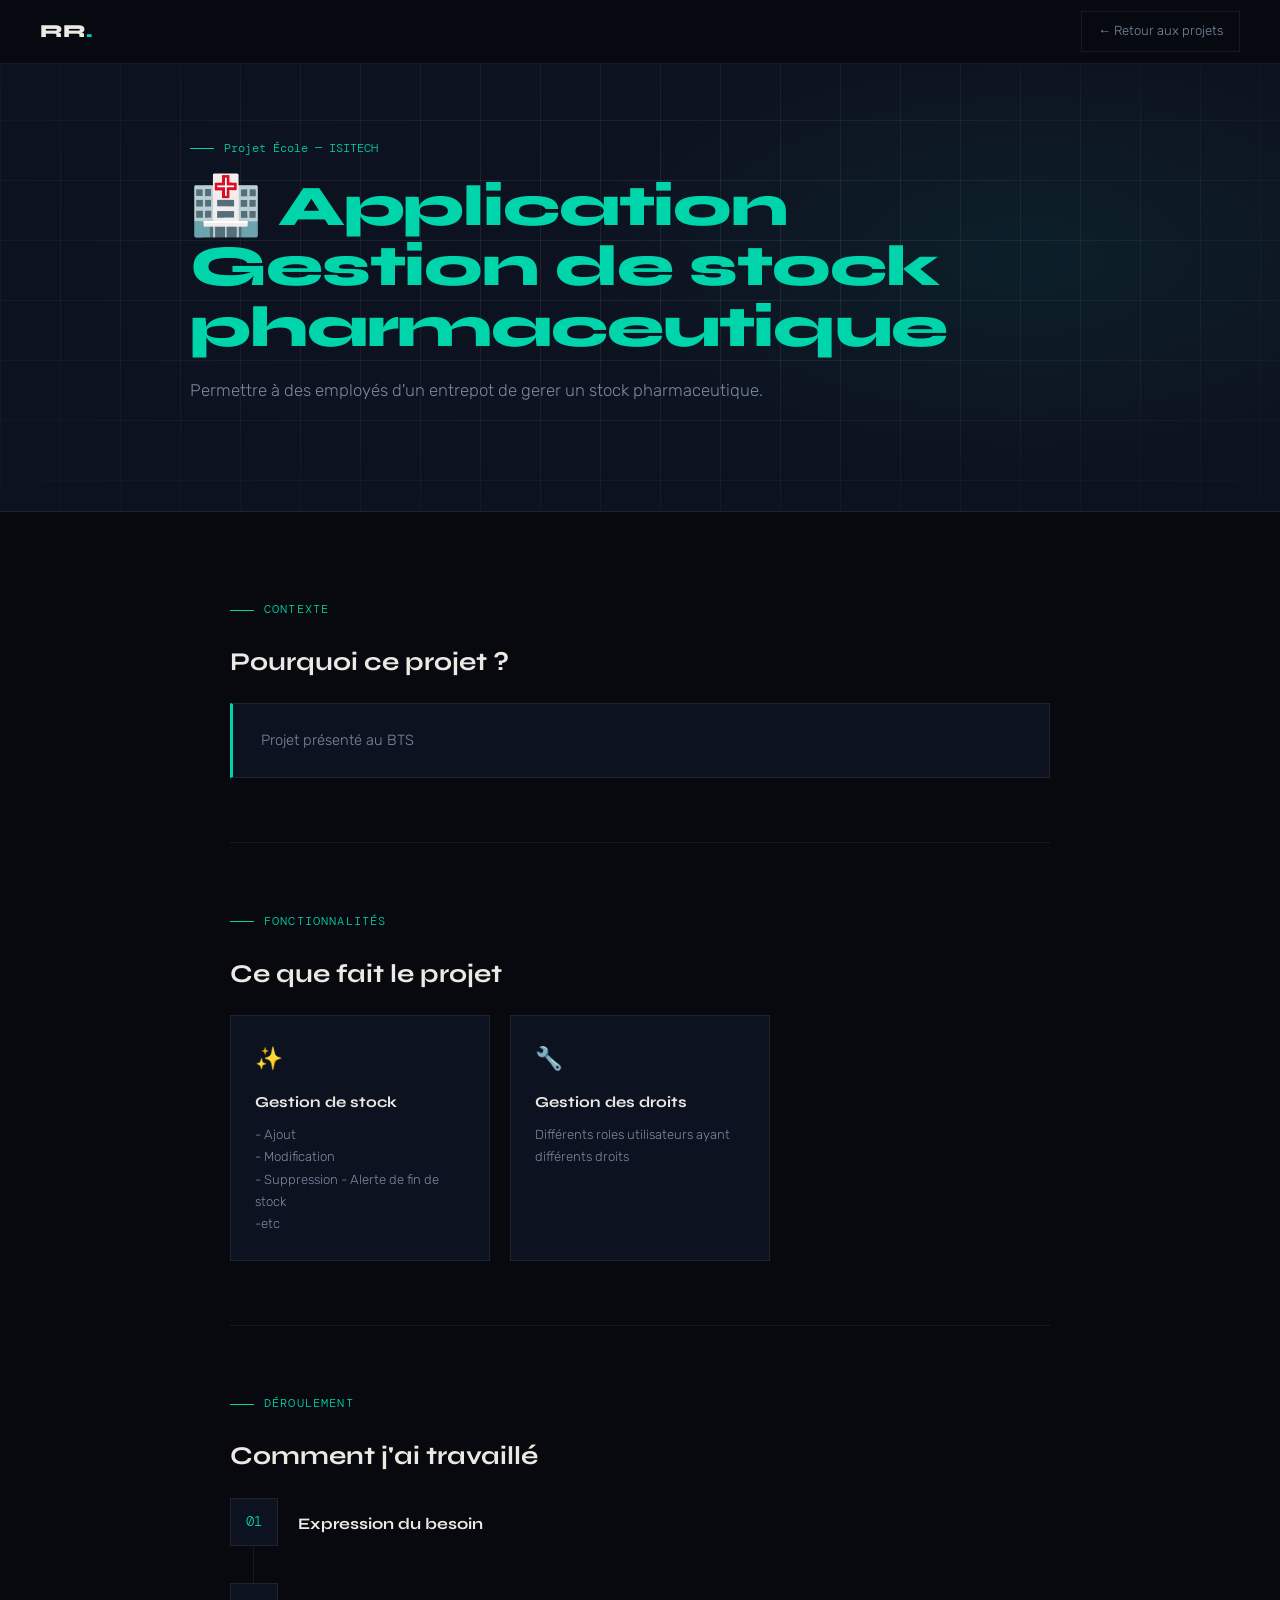
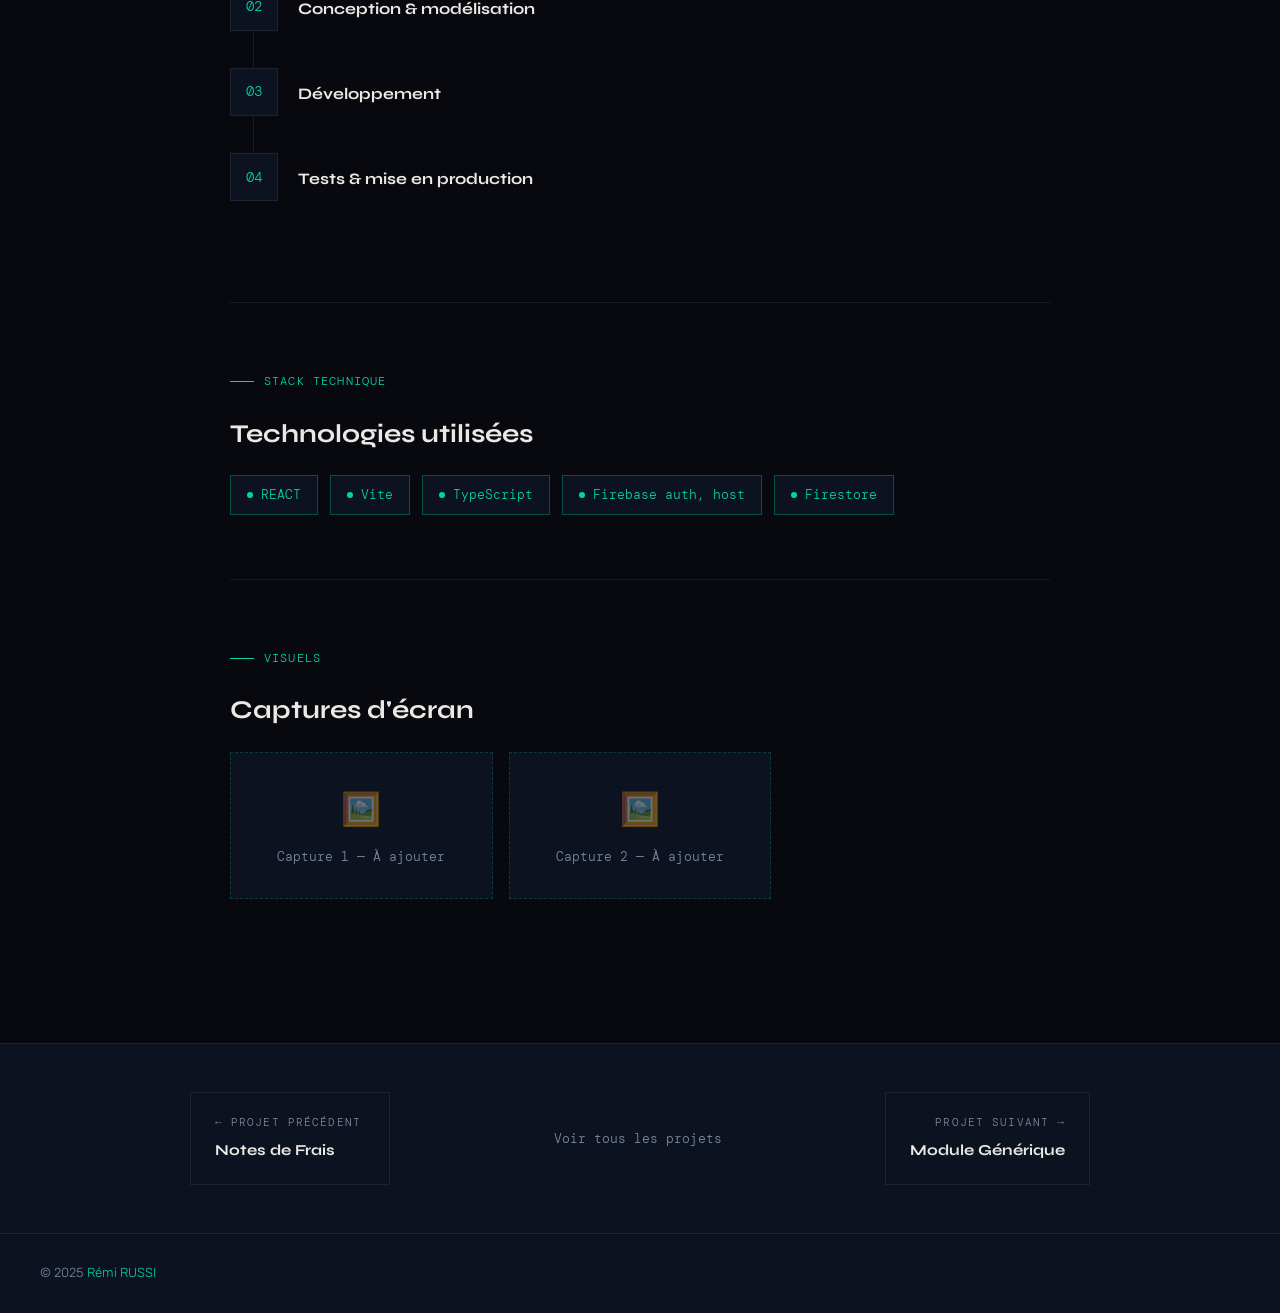
<file: projets/gestion-medicale.html>
<!DOCTYPE html>
<html lang="fr">

<head>
  <meta charset="UTF-8" />
  <meta name="viewport" content="width=device-width, initial-scale=1.0" />
  <title>Application Gestion Médicale — Rémi RUSSI</title>
  <link rel="preconnect" href="https://fonts.googleapis.com" />
  <link rel="preconnect" href="https://fonts.gstatic.com" crossorigin />
  <link
    href="https://fonts.googleapis.com/css2?family=Syne:wght@400;600;700;800&family=Rubik:wght@300;400;500&family=DM+Mono:wght@400;500&display=swap"
    rel="stylesheet" />
  <link rel="stylesheet" href="projet-base.css" />
</head>

<body>

  <nav>
    <a href="../index.html" class="nav-logo">RR<span>.</span></a>
    <a href="../index.html#projets" class="nav-back">← Retour aux projets</a>
  </nav>

  <header class="proj-hero">
    <div class="hero-bg-glow"></div>
    <div class="hero-grid"></div>
    <div class="proj-hero-inner">
      <div class="proj-eyebrow">Projet École — ISITECH</div>
      <h1>🏥 <em>Application Gestion de stock pharmaceutique</em></h1>
      <p class="lead">
        Permettre à des employés d'un entrepot de gerer un stock pharmaceutique.
      </p>
    </div>
  </header>

  <div class="proj-content">

    <!-- CONTEXTE -->
    <div class="section-block">
      <div class="section-label">Contexte</div>
      <h2>Pourquoi ce projet ?</h2>
      <div class="context-box">
        <p>Projet présenté au BTS</p>
      </div>
    </div>

    <div class="divider"></div>

    <!-- FONCTIONNALITÉS -->
    <div class="section-block">
      <div class="section-label">Fonctionnalités</div>
      <h2>Ce que fait le projet</h2>
      <div class="feature-grid">
        <div class="feature-card">
          <div class="f-icon">✨</div>
          <h4>Gestion de stock</h4>
          <p>- Ajout <br>
            - Modification <br>
            - Suppression
            - Alerte de fin de stock <br>
            -etc</p>
        </div>
        <div class="feature-card">
          <div class="f-icon">🔧</div>
          <h4>Gestion des droits</h4>
          <p>Différents roles utilisateurs ayant différents droits</p>
        </div>
      </div>
    </div>

    <div class="divider"></div>

    <!-- DÉROULEMENT -->
  <div class="section-block">
    <div class="section-label">Déroulement</div>
    <h2>Comment j'ai travaillé</h2>
    <div class="steps">
      <div class="step">
        <div class="step-num">01</div>
        <div class="step-body">
          <h4>Expression du besoin</h4>
          <p><!-- TODO : Décrivez cette phase --></p>
        </div>
      </div>
      <div class="step">
        <div class="step-num">02</div>
        <div class="step-body">
          <h4>Conception &amp; modélisation</h4>
          <p><!-- TODO : Décrivez cette phase --></p>
        </div>
      </div>
      <div class="step">
        <div class="step-num">03</div>
        <div class="step-body">
          <h4>Développement</h4>
          <p><!-- TODO : Décrivez cette phase --></p>
        </div>
      </div>
      <div class="step">
        <div class="step-num">04</div>
        <div class="step-body">
          <h4>Tests &amp; mise en production</h4>
          <p><!-- TODO : Décrivez cette phase --></p>
        </div>
      </div>
    </div>
  </div>

  <div class="divider"></div>

    <!-- STACK -->
    <div class="section-block">
      <div class="section-label">Stack technique</div>
      <h2>Technologies utilisées</h2>
      <div class="stack-grid">
        <div class="stack-pill"><span class="dot"></span>REACT</div>
        <div class="stack-pill"><span class="dot"></span>Vite</div>
        <div class="stack-pill"><span class="dot"></span>TypeScript</div>
        <div class="stack-pill"><span class="dot"></span>Firebase auth, host</div>
        <div class="stack-pill"><span class="dot"></span>Firestore</div>
      </div>
    </div>

    <div class="divider"></div>

    <!-- CAPTURES -->
    <div class="section-block">
      <div class="section-label">Visuels</div>
      <h2>Captures d'écran</h2>
      <div class="screenshots-grid">
        <div class="screenshot-placeholder">
          <span class="img-icon">🖼️</span>
          <!-- Remplacez par : <img src="../img/gestion-medicale-1.png" alt="..." /> -->
          Capture 1 — À ajouter
        </div>
        <div class="screenshot-placeholder">
          <span class="img-icon">🖼️</span>
          Capture 2 — À ajouter
        </div>
      </div>
    </div>

  </div>

  <!-- NAV PROJETS -->
  <div class="proj-nav">
    <div class="proj-nav-inner">
      <a href="notes-de-frais.html" class="proj-nav-link">
        <span class="proj-nav-label">← Projet précédent</span>
        <span class="proj-nav-title">Notes de Frais</span>
      </a>
      <a href="../index.html#projets" class="proj-nav-all">Voir tous les projets</a>
      <a href="module-generique.html" class="proj-nav-link next">
        <span class="proj-nav-label">Projet suivant →</span>
        <span class="proj-nav-title">Module Générique</span>
      </a>
    </div>
  </div>

  <footer>
    <p class="footer-copy">© 2025 <span>Rémi RUSSI</span></p>
  </footer>

</body>

</html>
</file>
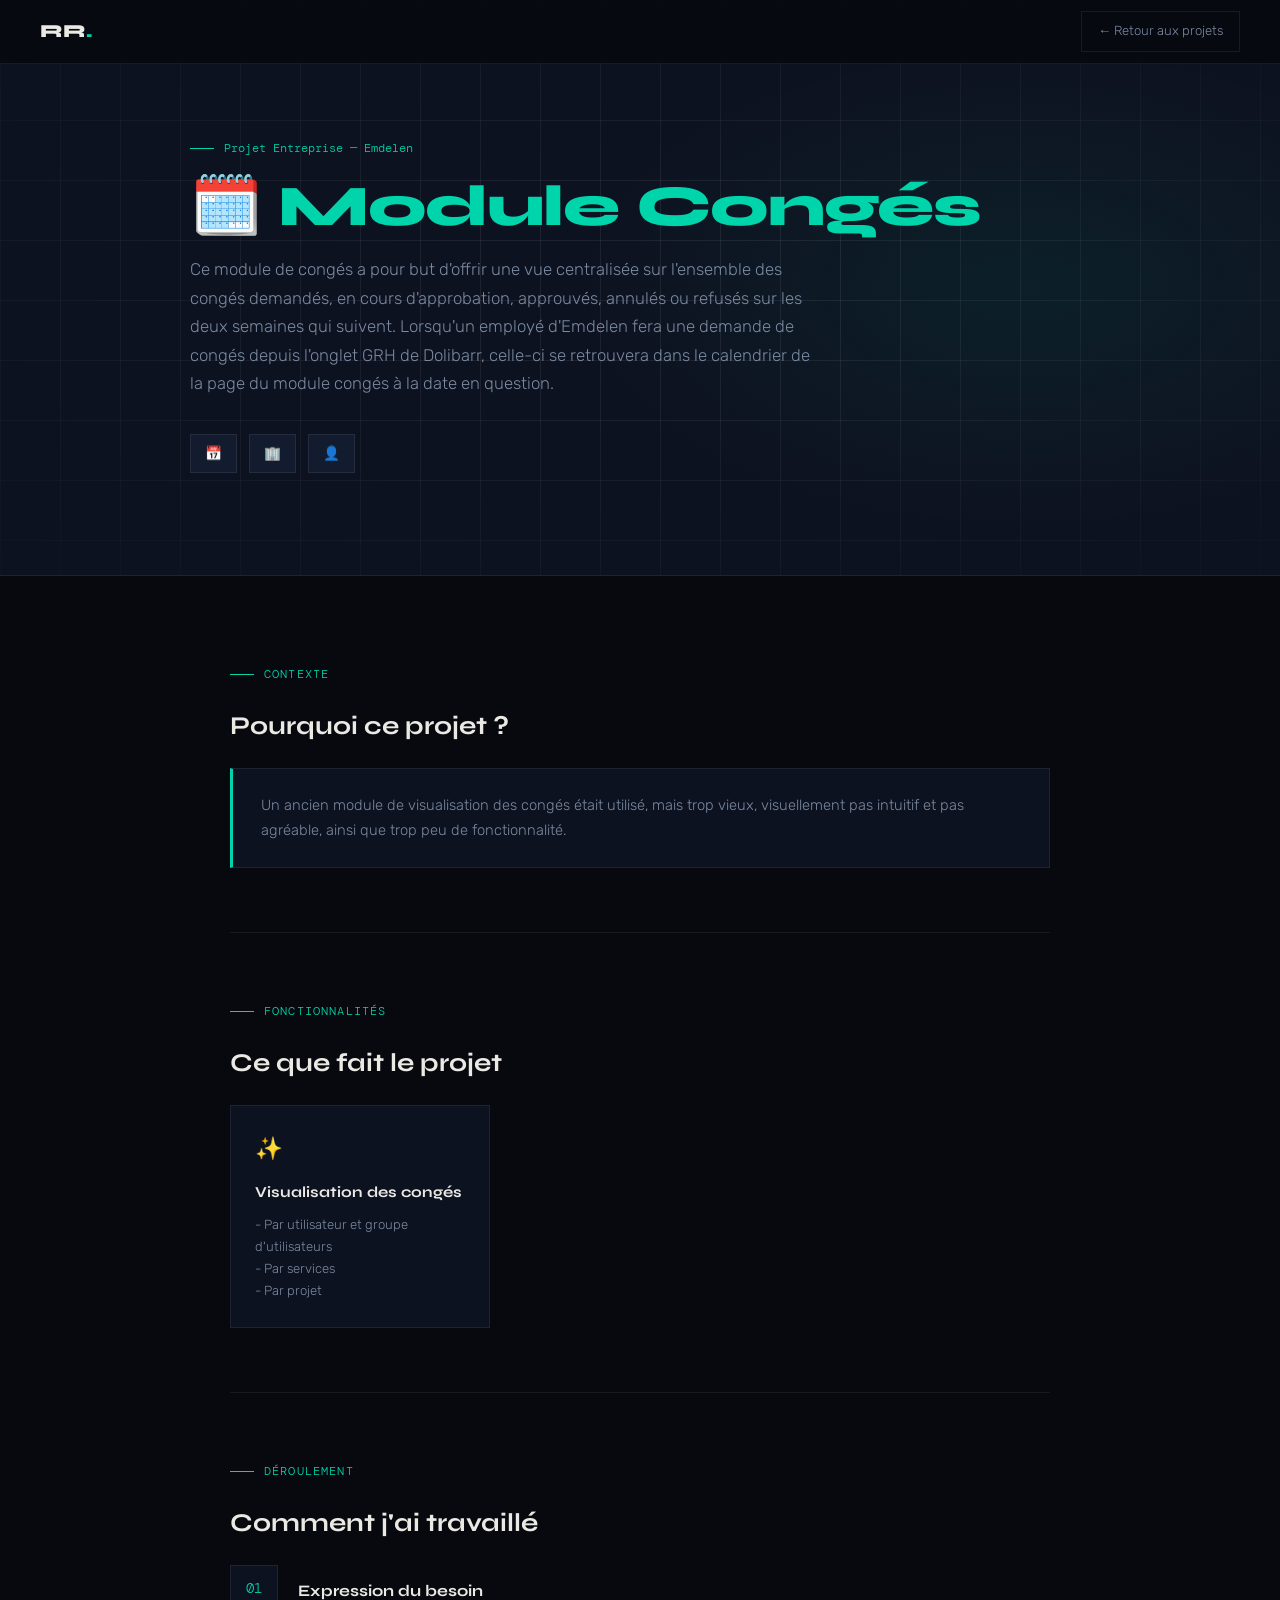
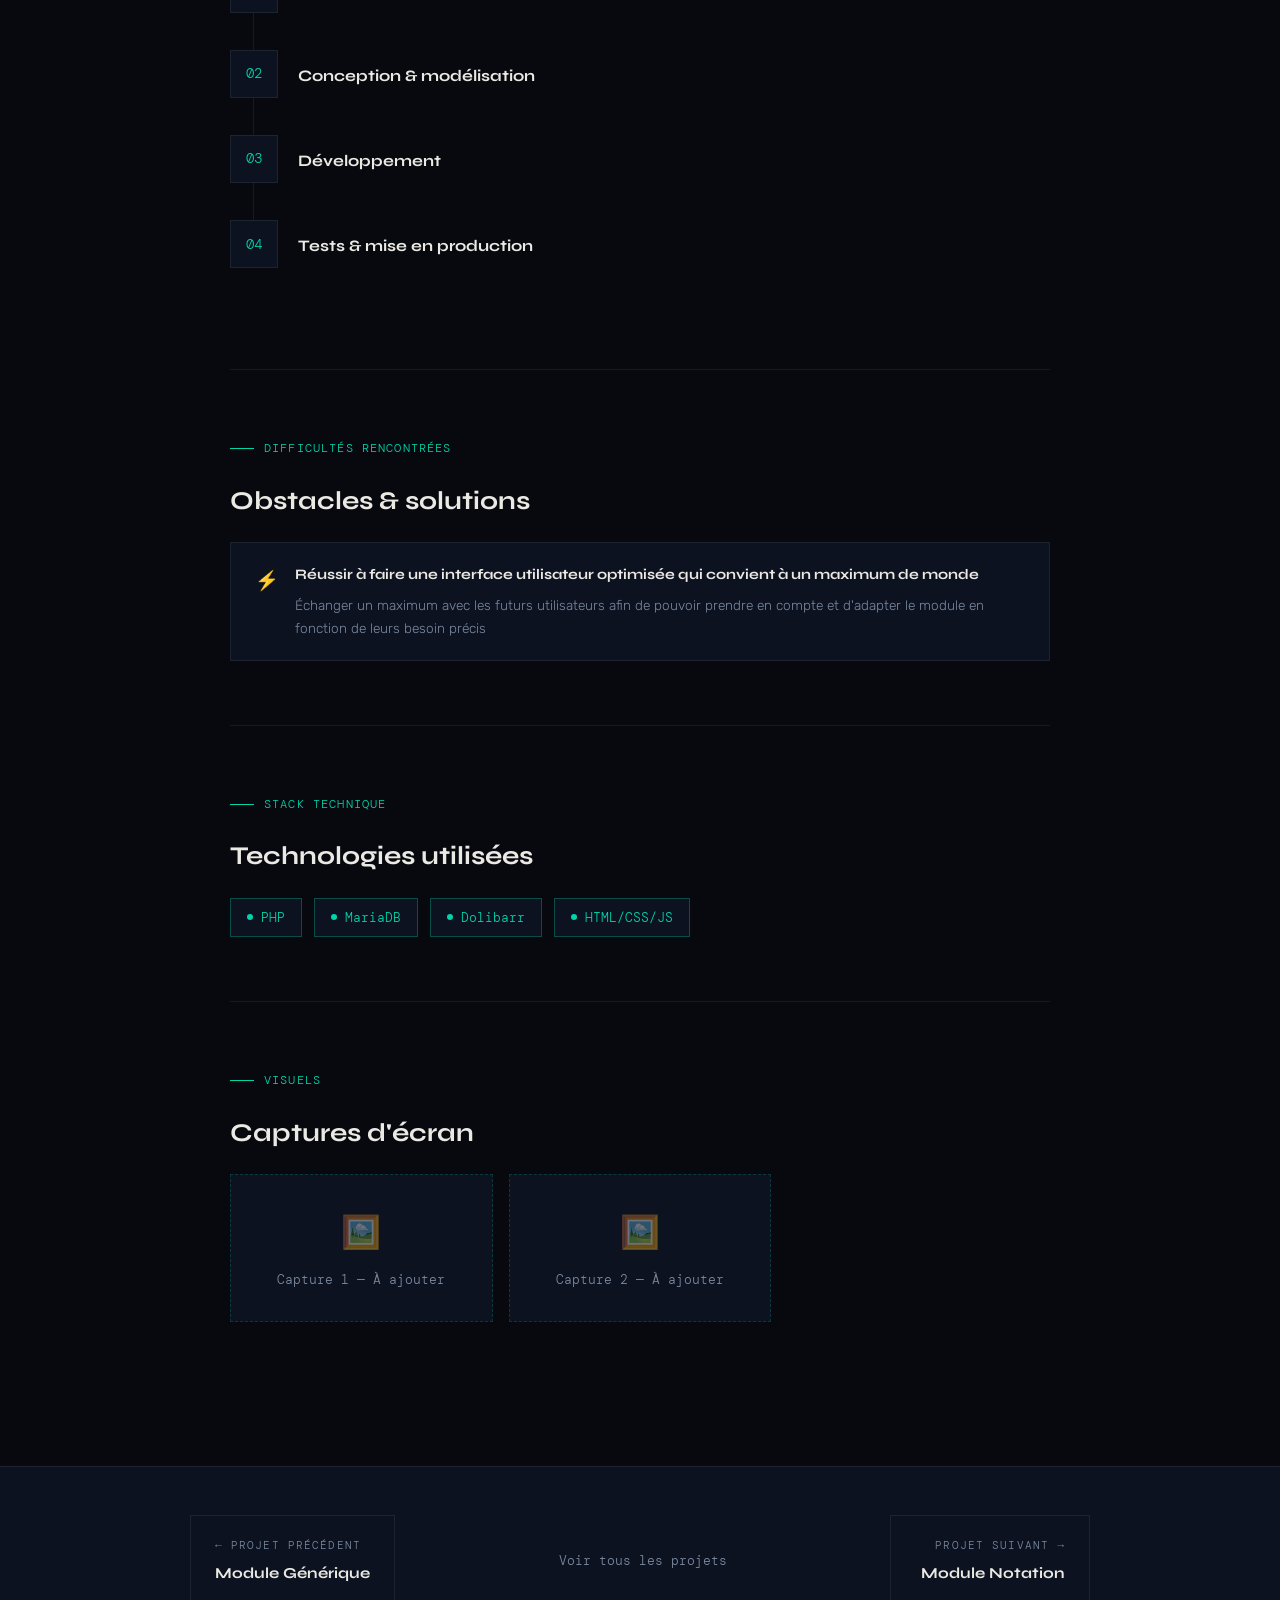
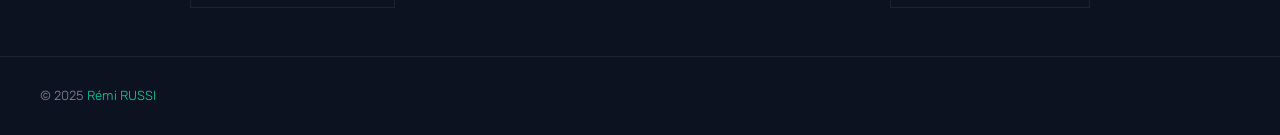
<file: projets/module-conges.html>
<!DOCTYPE html>
<html lang="fr">
<head>
  <meta charset="UTF-8" />
  <meta name="viewport" content="width=device-width, initial-scale=1.0" />
  <title>Module Congés — Rémi RUSSI</title>
  <link rel="preconnect" href="https://fonts.googleapis.com" />
  <link rel="preconnect" href="https://fonts.gstatic.com" crossorigin />
  <link href="https://fonts.googleapis.com/css2?family=Syne:wght@400;600;700;800&family=Rubik:wght@300;400;500&family=DM+Mono:wght@400;500&display=swap" rel="stylesheet" />
  <link rel="stylesheet" href="projet-base.css" />
</head>
<body>

<nav>
  <a href="../index.html" class="nav-logo">RR<span>.</span></a>
  <a href="../index.html#projets" class="nav-back">← Retour aux projets</a>
</nav>

<header class="proj-hero">
  <div class="hero-bg-glow"></div>
  <div class="hero-grid"></div>
  <div class="proj-hero-inner">
    <div class="proj-eyebrow">Projet Entreprise — Emdelen</div>
    <h1>🗓️ <em>Module Congés</em></h1>
    <p class="lead">
      Ce module de congés a pour but d'offrir une vue centralisée sur l'ensemble des congés demandés, 
      en cours d'approbation, approuvés, annulés ou refusés sur les deux semaines qui suivent. 
      Lorsqu'un employé d'Emdelen fera une demande de congés depuis l'onglet GRH de Dolibarr, 
      celle-ci se retrouvera dans le calendrier de la page du module congés à la date en question.
    </p>
    <div class="meta-row">
      <div class="meta-pill"><span class="icon">📅</span> <!-- TODO : Période --></div>
      <div class="meta-pill"><span class="icon">🏢</span> <!-- TODO : Entreprise/École --></div>
      <div class="meta-pill"><span class="icon">👤</span> <!-- TODO : Seul / En équipe --></div>
    </div>
    <div class="hero-actions">
      <!-- <a href="LIEN_DEMO" class="btn-primary" target="_blank">Voir la démo →</a> -->
      <!-- <a href="LIEN_GITHUB" class="btn-ghost" target="_blank">GitHub ↗</a> -->
    </div>
  </div>
</header>

<div class="proj-content">

  <!-- CONTEXTE -->
  <div class="section-block">
    <div class="section-label">Contexte</div>
    <h2>Pourquoi ce projet ?</h2>
    <div class="context-box">
      <p>Un ancien module de visualisation des congés était utilisé, mais trop vieux, visuellement pas intuitif et pas agréable, ainsi que trop peu de fonctionnalité.</p>
    </div>
    <p><!-- TODO : Développez le contexte, les contraintes, les enjeux --></p>
  </div>

  <div class="divider"></div>

  <!-- FONCTIONNALITÉS -->
  <div class="section-block">
    <div class="section-label">Fonctionnalités</div>
    <h2>Ce que fait le projet</h2>
    <div class="feature-grid">
      <div class="feature-card">
        <div class="f-icon">✨</div>
        <h4>Visualisation des congés</h4>
        <p>- Par utilisateur et groupe d'utilisateurs</p>
        <p>- Par services</p>
        <p>- Par projet</p>
      </div>
      
    </div>
  </div>

  <div class="divider"></div>

  <!-- DÉROULEMENT -->
  <div class="section-block">
    <div class="section-label">Déroulement</div>
    <h2>Comment j'ai travaillé</h2>
    <div class="steps">
      <div class="step">
        <div class="step-num">01</div>
        <div class="step-body">
          <h4>Expression du besoin</h4>
          <p><!-- TODO : Décrivez cette phase --></p>
        </div>
      </div>
      <div class="step">
        <div class="step-num">02</div>
        <div class="step-body">
          <h4>Conception &amp; modélisation</h4>
          <p><!-- TODO : Décrivez cette phase --></p>
        </div>
      </div>
      <div class="step">
        <div class="step-num">03</div>
        <div class="step-body">
          <h4>Développement</h4>
          <p><!-- TODO : Décrivez cette phase --></p>
        </div>
      </div>
      <div class="step">
        <div class="step-num">04</div>
        <div class="step-body">
          <h4>Tests &amp; mise en production</h4>
          <p><!-- TODO : Décrivez cette phase --></p>
        </div>
      </div>
    </div>
  </div>

  <div class="divider"></div>

  <!-- DIFFICULTÉS -->
  <div class="section-block">
    <div class="section-label">Difficultés rencontrées</div>
    <h2>Obstacles &amp; solutions</h2>
    <div class="diff-list">
      <div class="diff-item">
        <div class="diff-icon">⚡</div>
        <div class="diff-body">
          <h4>Réussir à faire une interface utilisateur optimisée qui convient à un maximum de monde</h4>
          <p>Échanger un maximum avec les futurs utilisateurs afin de pouvoir prendre en compte et d'adapter le module en fonction de leurs besoin précis</p>
        </div>
      </div>
    </div>
  </div>

  <div class="divider"></div>

  <!-- STACK -->
  <div class="section-block">
    <div class="section-label">Stack technique</div>
    <h2>Technologies utilisées</h2>
    <div class="stack-grid">
      <div class="stack-pill"><span class="dot"></span>PHP</div>
      <div class="stack-pill"><span class="dot"></span>MariaDB</div>
      <div class="stack-pill"><span class="dot"></span>Dolibarr</div>
      <div class="stack-pill"><span class="dot"></span>HTML/CSS/JS</div>

    </div>
  </div>

  <div class="divider"></div>

  <!-- CAPTURES -->
  <div class="section-block">
    <div class="section-label">Visuels</div>
    <h2>Captures d'écran</h2>
    <div class="screenshots-grid">
      <div class="screenshot-placeholder">
        <span class="img-icon">🖼️</span>
        <!-- Remplacez par : <img src="../img/module-conges-1.png" alt="..." /> -->
        Capture 1 — À ajouter
      </div>
      <div class="screenshot-placeholder">
        <span class="img-icon">🖼️</span>
        Capture 2 — À ajouter
      </div>
    </div>
  </div>

</div>

<!-- NAV PROJETS -->
<div class="proj-nav">
  <div class="proj-nav-inner">
    <a href="module-generique.html" class="proj-nav-link">
      <span class="proj-nav-label">← Projet précédent</span>
      <span class="proj-nav-title">Module Générique</span>
    </a>
    <a href="../index.html#projets" class="proj-nav-all">Voir tous les projets</a>
    <a href="module-notation.html" class="proj-nav-link next">
      <span class="proj-nav-label">Projet suivant →</span>
      <span class="proj-nav-title">Module Notation</span>
    </a>
  </div>
</div>

<footer>
  <p class="footer-copy">© 2025 <span>Rémi RUSSI</span></p>
</footer>

</body>
</html>
</file>
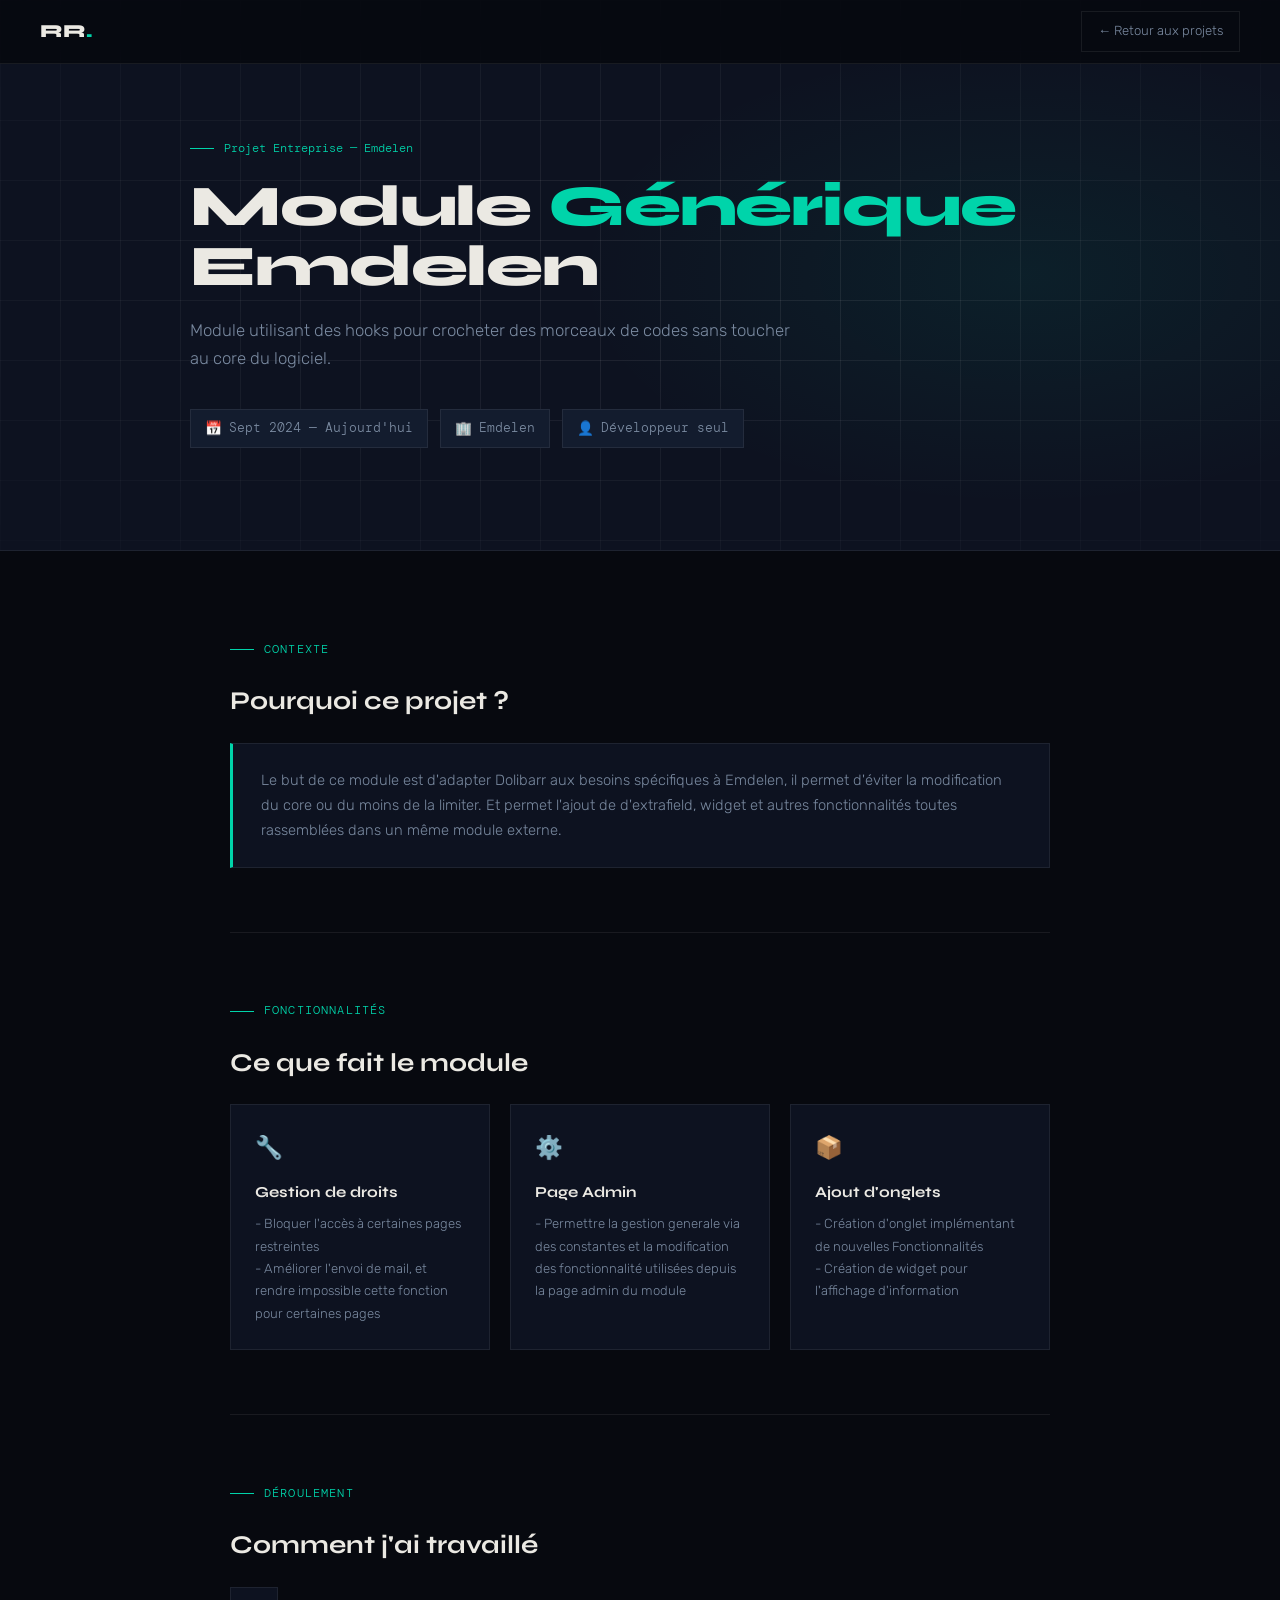
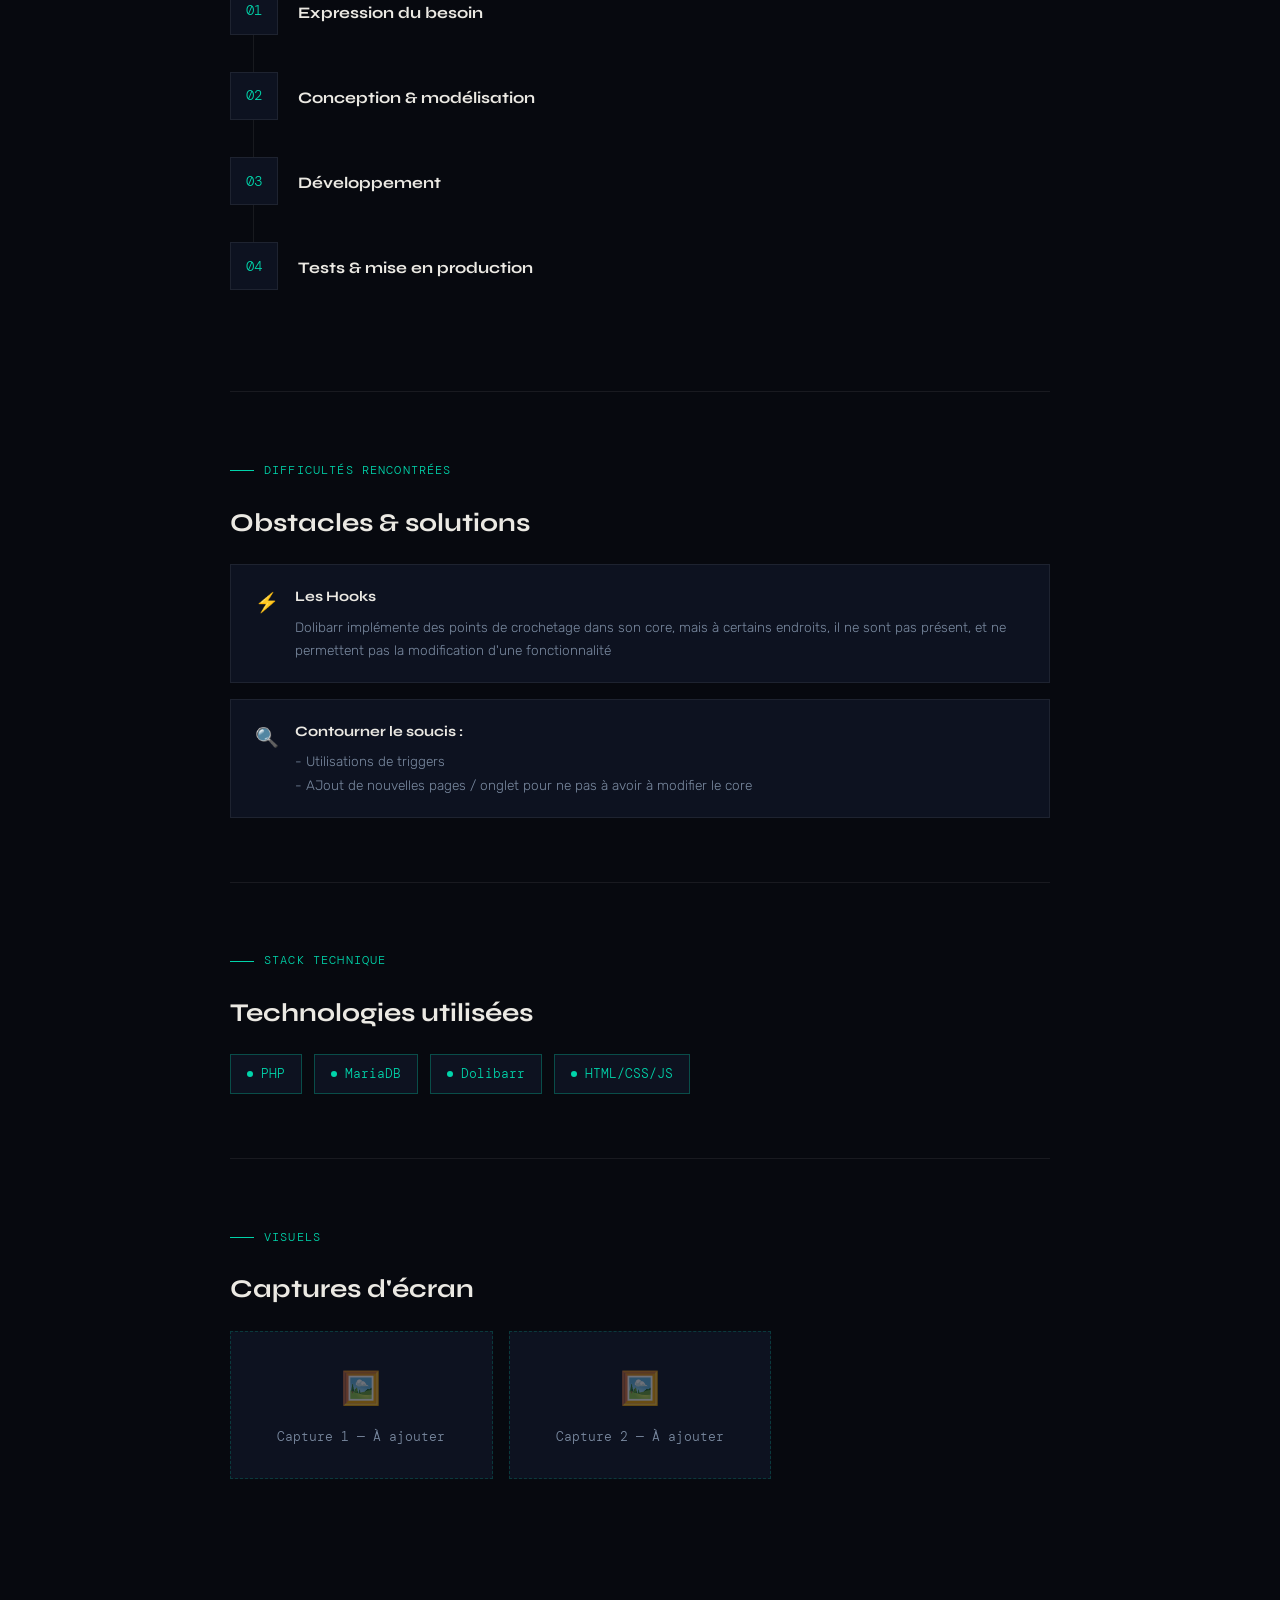
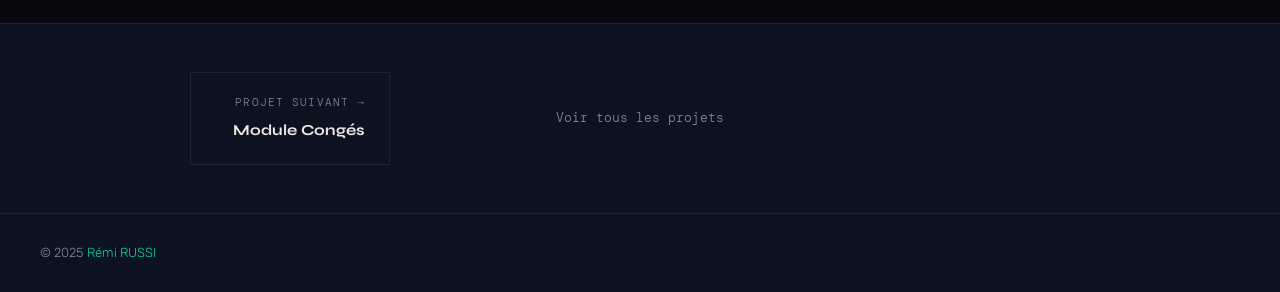
<file: projets/module-generique.html>
<!DOCTYPE html>
<html lang="fr">
<head>
  <meta charset="UTF-8" />
  <meta name="viewport" content="width=device-width, initial-scale=1.0" />
  <title>Module Générique Emdelen — Rémi RUSSI</title>
  <link rel="preconnect" href="https://fonts.googleapis.com" />
  <link rel="preconnect" href="https://fonts.gstatic.com" crossorigin />
  <link href="https://fonts.googleapis.com/css2?family=Syne:wght@400;600;700;800&family=Rubik:wght@300;400;500&family=DM+Mono:wght@400;500&display=swap" rel="stylesheet" />
  <link rel="stylesheet" href="projet-base.css" />
</head>
<body>

<nav>
  <a href="../index.html" class="nav-logo">RR<span>.</span></a>
  <a href="../index.html#projets" class="nav-back">← Retour aux projets</a>
</nav>

<header class="proj-hero">
  <div class="hero-bg-glow"></div>
  <div class="hero-grid"></div>
  <div class="proj-hero-inner">
    <div class="proj-eyebrow">Projet Entreprise — Emdelen</div>
    <h1>Module <em>Générique</em><br>Emdelen</h1>
    <p class="lead">
      Module utilisant des hooks pour crocheter des morceaux de codes sans toucher au core du logiciel.
    </p>
    <div class="meta-row">
      <div class="meta-pill"><span class="icon">📅</span> Sept 2024 — Aujourd'hui</div>
      <div class="meta-pill"><span class="icon">🏢</span> Emdelen</div>
      <div class="meta-pill"><span class="icon">👤</span> Développeur seul</div>
    </div>
    <div class="hero-actions">
      <!-- <a href="LIEN_DEMO" class="btn-primary" target="_blank">Voir la démo →</a> -->
      <!-- <a href="LIEN_GITHUB" class="btn-ghost" target="_blank">GitHub ↗</a> -->
    </div>
  </div>
</header>

<div class="proj-content">

  <!-- CONTEXTE -->
  <div class="section-block">
    <div class="section-label">Contexte</div>
    <h2>Pourquoi ce projet ?</h2>
    <div class="context-box">
      <p>
        Le but de ce module est d'adapter Dolibarr aux besoins spécifiques à Emdelen, il permet d'éviter la modification du core ou du moins de la limiter. Et permet l'ajout de d'extrafield, widget et autres fonctionnalités toutes rassemblées dans un même module externe.
      </p>
    </div>
    <p>
      <!-- TODO : Développez le contexte, les contraintes, les enjeux -->
    </p>
  </div>

  <div class="divider"></div>

  <!-- FONCTIONNALITÉS -->
  <div class="section-block">
    <div class="section-label">Fonctionnalités</div>
    <h2>Ce que fait le module</h2>
    <div class="feature-grid">

      <div class="feature-card">
        <div class="f-icon">🔧</div>
        <h4>Gestion de droits</h4>
        <p>- Bloquer l'accès à certaines pages restreintes</p>
        <p>- Améliorer l'envoi de mail, et rendre impossible cette fonction pour certaines pages</p>
      </div>

      <div class="feature-card">
        <div class="f-icon">⚙️</div>
        <h4>Page Admin</h4>
        <p>- Permettre la gestion generale via des constantes et la modification des fonctionnalité utilisées
          depuis la page admin du module
        </p>
      </div>

      <div class="feature-card">
        <div class="f-icon">📦</div>
        <h4>Ajout d'onglets</h4>
        <p>- Création d'onglet implémentant de nouvelles Fonctionnalités</p>
        <p>- Création de widget pour l'affichage d'information</p>
      </div>
 
    </div>
  </div>

  <div class="divider"></div>

  <!-- DÉROULEMENT -->
  <div class="section-block">
    <div class="section-label">Déroulement</div>
    <h2>Comment j'ai travaillé</h2>
    <div class="steps">
      <div class="step">
        <div class="step-num">01</div>
        <div class="step-body">
          <h4>Expression du besoin</h4>
          <p><!-- TODO : Décrivez cette phase --></p>
        </div>
      </div>
      <div class="step">
        <div class="step-num">02</div>
        <div class="step-body">
          <h4>Conception &amp; modélisation</h4>
          <p><!-- TODO : Décrivez cette phase --></p>
        </div>
      </div>
      <div class="step">
        <div class="step-num">03</div>
        <div class="step-body">
          <h4>Développement</h4>
          <p><!-- TODO : Décrivez cette phase --></p>
        </div>
      </div>
      <div class="step">
        <div class="step-num">04</div>
        <div class="step-body">
          <h4>Tests &amp; mise en production</h4>
          <p><!-- TODO : Décrivez cette phase --></p>
        </div>
      </div>
    </div>
  </div>

  <div class="divider"></div>

  <!-- DIFFICULTÉS -->
  <div class="section-block">
    <div class="section-label">Difficultés rencontrées</div>
    <h2>Obstacles &amp; solutions</h2>
    <div class="diff-list">
      <div class="diff-item">
        <div class="diff-icon">⚡</div>
        <div class="diff-body">
          <h4>Les Hooks</h4>
          <p>Dolibarr implémente des points de crochetage dans son core, mais à certains endroits, il ne sont pas présent, 
            et ne permettent pas la modification d'une fonctionnalité</p>
        </div>
      </div>
      <div class="diff-item">
        <div class="diff-icon">🔍</div>
        <div class="diff-body">
          <h4>Contourner le soucis :</h4>
          <p>- Utilisations de triggers<br>
            - AJout de nouvelles pages / onglet pour ne pas à avoir à modifier le core
          </p>
        </div>
      </div>
    </div>
  </div>

  <div class="divider"></div>

  <!-- STACK TECHNIQUE -->
  <div class="section-block">
    <div class="section-label">Stack technique</div>
    <h2>Technologies utilisées</h2>
    <div class="stack-grid">
      <div class="stack-pill"><span class="dot"></span>PHP</div>
      <div class="stack-pill"><span class="dot"></span>MariaDB</div>
      <div class="stack-pill"><span class="dot"></span>Dolibarr</div>
      <div class="stack-pill"><span class="dot"></span>HTML/CSS/JS</div>
      <!-- TODO : Ajoutez d'autres technologies si besoin -->
    </div>
  </div>

  <div class="divider"></div>

  <!-- CAPTURES D'ÉCRAN -->
  <div class="section-block">
    <div class="section-label">Visuels</div>
    <h2>Captures d'écran</h2>
    <div class="screenshots-grid">
      <div class="screenshot-placeholder">
        <span class="img-icon">🖼️</span>
        <!-- Remplacez par : <img src="../img/module-generique-1.png" alt="..." /> -->
        Capture 1 — À ajouter
      </div>
      <div class="screenshot-placeholder">
        <span class="img-icon">🖼️</span>
        Capture 2 — À ajouter
      </div>
    </div>
  </div>

</div>

<!-- NAV PROJETS -->
<div class="proj-nav">
  <div class="proj-nav-inner">
    <a href="module-conges.html" class="proj-nav-link next">
      <span class="proj-nav-label">Projet suivant →</span>
      <span class="proj-nav-title">Module Congés</span>
    </a>
    <a href="../index.html#projets" class="proj-nav-all">Voir tous les projets</a>
    <div style="min-width:200px"></div>
  </div>
</div>

<footer>
  <p class="footer-copy">© 2025 <span>Rémi RUSSI</span></p>
</footer>

</body>
</html>
</file>
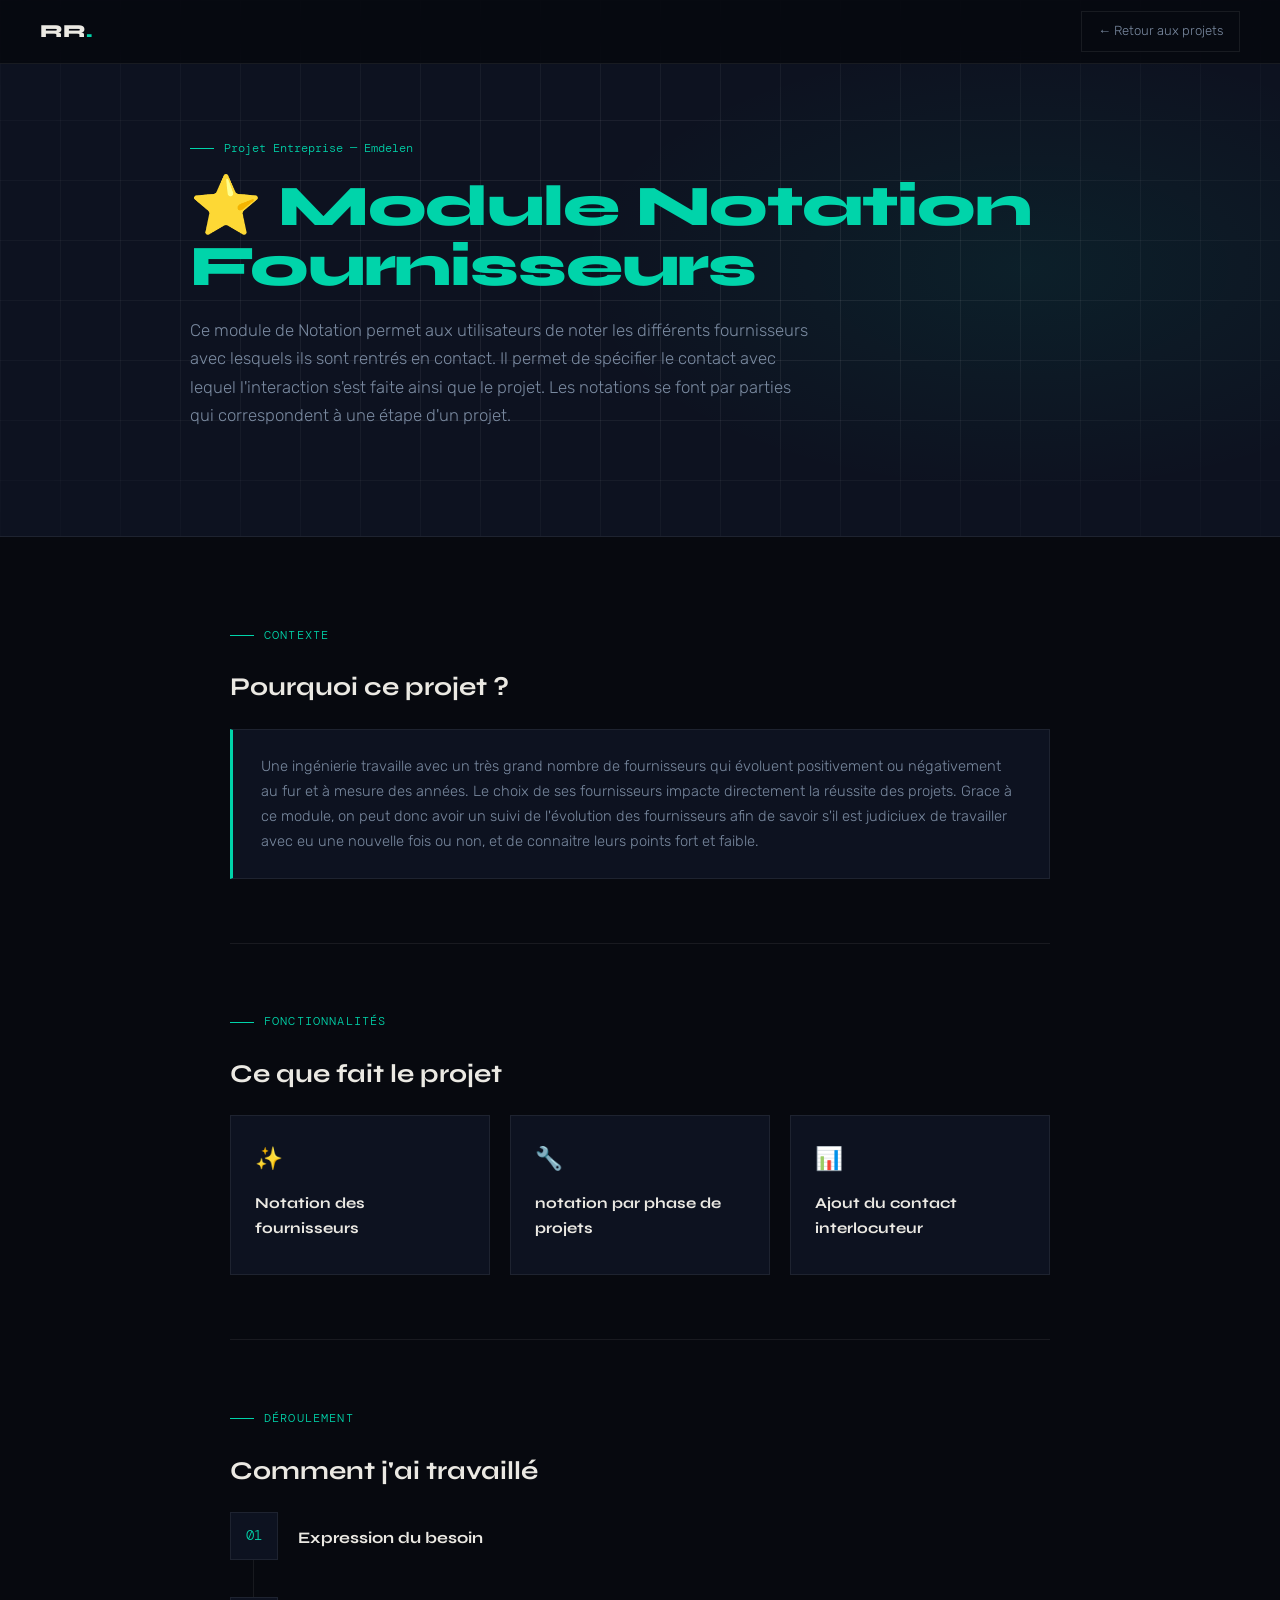
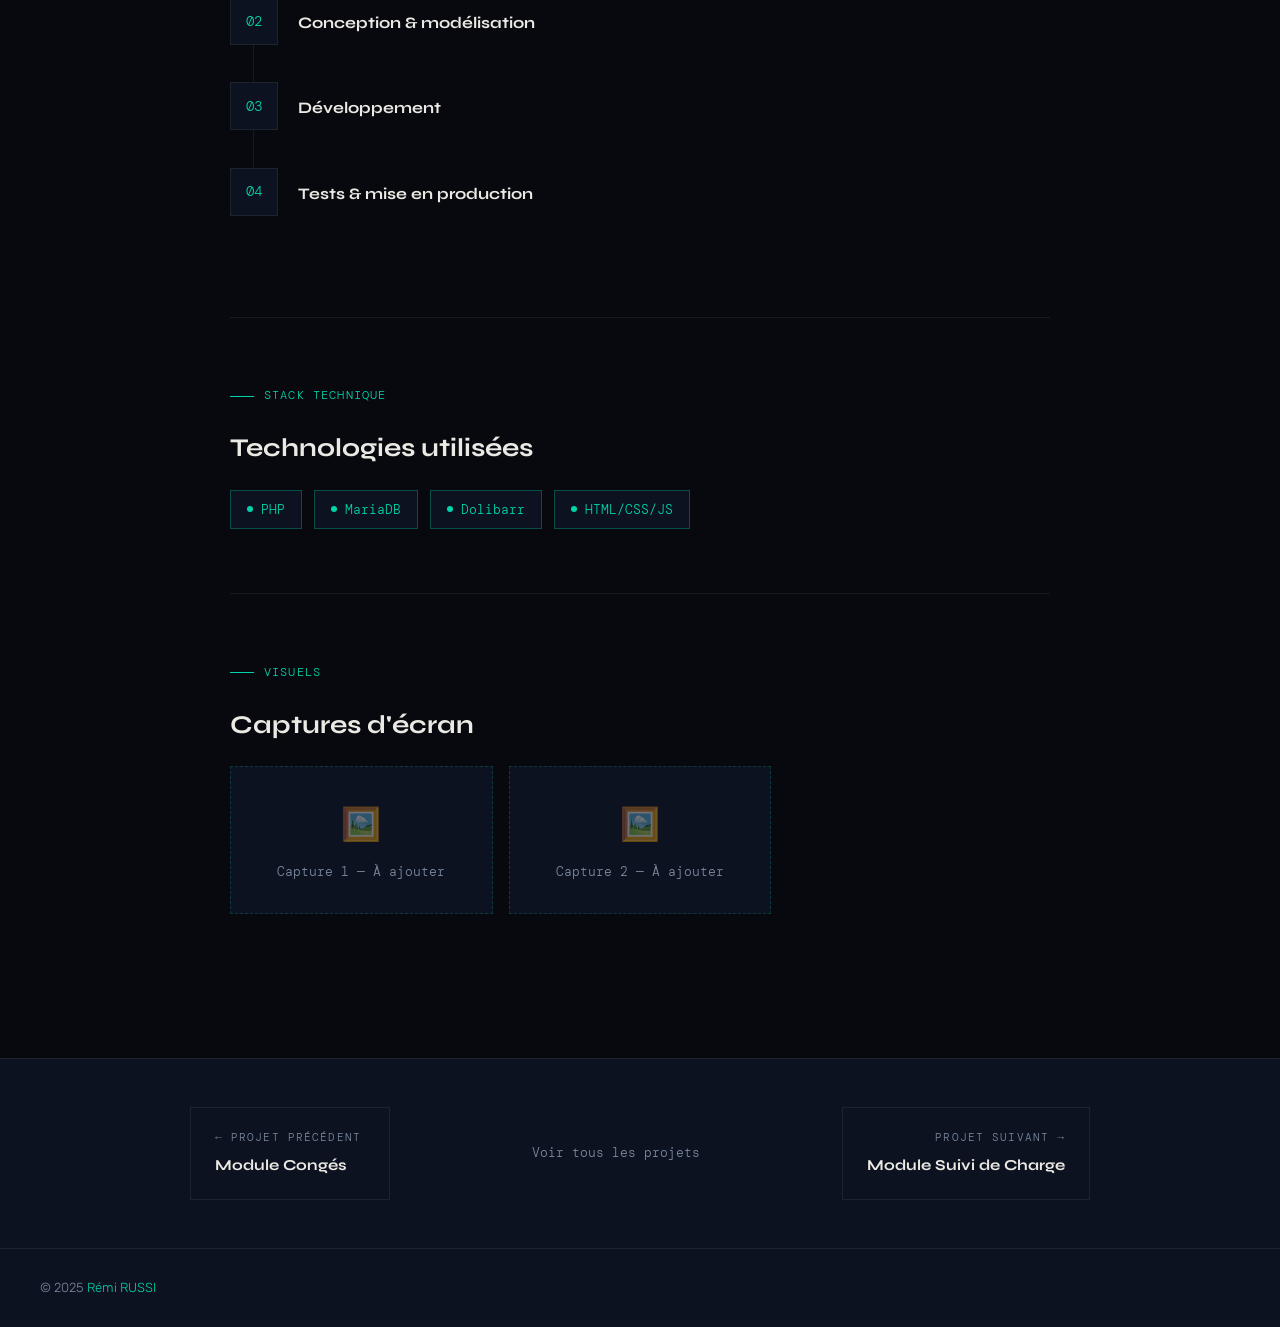
<file: projets/module-notation.html>
<!DOCTYPE html>
<html lang="fr">
<head>
  <meta charset="UTF-8" />
  <meta name="viewport" content="width=device-width, initial-scale=1.0" />
  <title>Module Notation Fournisseurs — Rémi RUSSI</title>
  <link rel="preconnect" href="https://fonts.googleapis.com" />
  <link rel="preconnect" href="https://fonts.gstatic.com" crossorigin />
  <link href="https://fonts.googleapis.com/css2?family=Syne:wght@400;600;700;800&family=Rubik:wght@300;400;500&family=DM+Mono:wght@400;500&display=swap" rel="stylesheet" />
  <link rel="stylesheet" href="projet-base.css" />
</head>
<body>

<nav>
  <a href="../index.html" class="nav-logo">RR<span>.</span></a>
  <a href="../index.html#projets" class="nav-back">← Retour aux projets</a>
</nav>

<header class="proj-hero">
  <div class="hero-bg-glow"></div>
  <div class="hero-grid"></div>
  <div class="proj-hero-inner">
    <div class="proj-eyebrow">Projet Entreprise — Emdelen</div>
    <h1>⭐ <em>Module Notation Fournisseurs</em></h1>
    <p class="lead">
      Ce module de Notation permet aux utilisateurs de noter les différents fournisseurs avec lesquels ils sont rentrés en contact. 
      Il permet de spécifier le contact avec lequel l'interaction s'est faite ainsi que le projet. 
      Les notations se font par parties qui correspondent à une étape d'un projet.
    </p>
  </div>
</header>

<div class="proj-content">

  <!-- CONTEXTE -->
  <div class="section-block">
    <div class="section-label">Contexte</div>
    <h2>Pourquoi ce projet ?</h2>
    <div class="context-box">
      <p>Une ingénierie travaille avec un très grand nombre de fournisseurs qui évoluent positivement ou négativement au fur et à mesure des années.
        Le choix de ses fournisseurs impacte directement la réussite des projets. Grace à ce module, on peut donc avoir un suivi de l'évolution des fournisseurs afin de savoir s'il est judiciuex de travailler avec eu une nouvelle fois ou non, 
        et de connaitre leurs points fort et faible.
      </p>
    </div>
    <p><!-- TODO : Développez le contexte, les contraintes, les enjeux --></p>
  </div>

  <div class="divider"></div>

  <!-- FONCTIONNALITÉS -->
  <div class="section-block">
    <div class="section-label">Fonctionnalités</div>
    <h2>Ce que fait le projet</h2>
    <div class="feature-grid">
      <div class="feature-card">
        <div class="f-icon">✨</div>
        <h4>Notation des fournisseurs</h4>
      </div>
      <div class="feature-card">
        <div class="f-icon">🔧</div>
        <h4>notation par phase de projets</h4>
      </div>
      <div class="feature-card">
        <div class="f-icon">📊</div>
        <h4>Ajout du contact interlocuteur</h4>
      </div>
    </div>
  </div>

  <div class="divider"></div>

  <!-- DÉROULEMENT -->
  <div class="section-block">
    <div class="section-label">Déroulement</div>
    <h2>Comment j'ai travaillé</h2>
    <div class="steps">
      <div class="step">
        <div class="step-num">01</div>
        <div class="step-body">
          <h4>Expression du besoin</h4>
          <p><!-- TODO : Décrivez cette phase --></p>
        </div>
      </div>
      <div class="step">
        <div class="step-num">02</div>
        <div class="step-body">
          <h4>Conception &amp; modélisation</h4>
          <p><!-- TODO : Décrivez cette phase --></p>
        </div>
      </div>
      <div class="step">
        <div class="step-num">03</div>
        <div class="step-body">
          <h4>Développement</h4>
          <p><!-- TODO : Décrivez cette phase --></p>
        </div>
      </div>
      <div class="step">
        <div class="step-num">04</div>
        <div class="step-body">
          <h4>Tests &amp; mise en production</h4>
          <p><!-- TODO : Décrivez cette phase --></p>
        </div>
      </div>
    </div>
  </div>

  <div class="divider"></div>

  <!-- STACK -->
  <div class="section-block">
    <div class="section-label">Stack technique</div>
    <h2>Technologies utilisées</h2>
    <div class="stack-grid">
      <div class="stack-pill"><span class="dot"></span>PHP</div>
      <div class="stack-pill"><span class="dot"></span>MariaDB</div>
      <div class="stack-pill"><span class="dot"></span>Dolibarr</div>
      <div class="stack-pill"><span class="dot"></span>HTML/CSS/JS</div>
    </div>
  </div>

  <div class="divider"></div>

  <!-- CAPTURES -->
  <div class="section-block">
    <div class="section-label">Visuels</div>
    <h2>Captures d'écran</h2>
    <div class="screenshots-grid">
      <div class="screenshot-placeholder">
        <span class="img-icon">🖼️</span>
        <!-- Remplacez par : <img src="../img/module-notation-1.png" alt="..." /> -->
        Capture 1 — À ajouter
      </div>
      <div class="screenshot-placeholder">
        <span class="img-icon">🖼️</span>
        Capture 2 — À ajouter
      </div>
    </div>
  </div>

</div>

<!-- NAV PROJETS -->
<div class="proj-nav">
  <div class="proj-nav-inner">
    <a href="module-conges.html" class="proj-nav-link">
      <span class="proj-nav-label">← Projet précédent</span>
      <span class="proj-nav-title">Module Congés</span>
    </a>
    <a href="../index.html#projets" class="proj-nav-all">Voir tous les projets</a>
    <a href="module-suivi-charge.html" class="proj-nav-link next">
      <span class="proj-nav-label">Projet suivant →</span>
      <span class="proj-nav-title">Module Suivi de Charge</span>
    </a>
  </div>
</div>

<footer>
  <p class="footer-copy">© 2025 <span>Rémi RUSSI</span></p>
</footer>

</body>
</html>
</file>
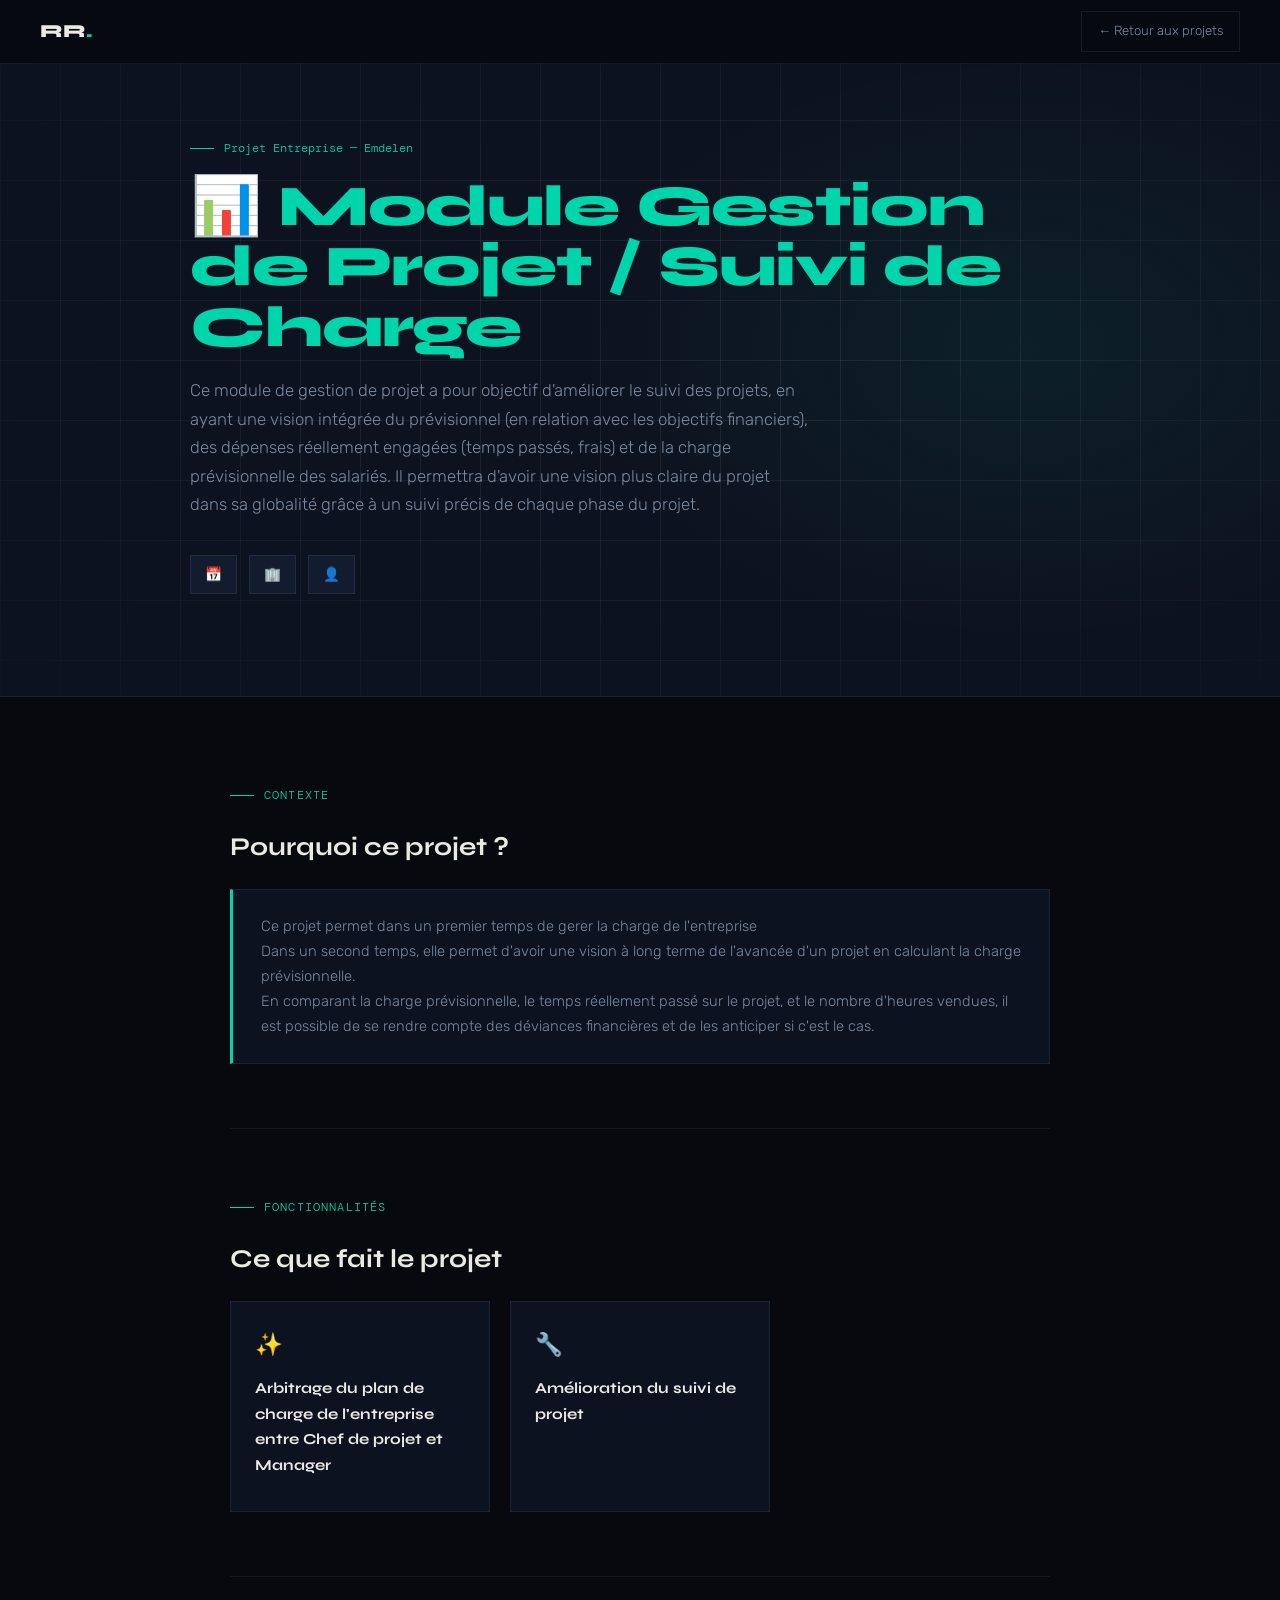
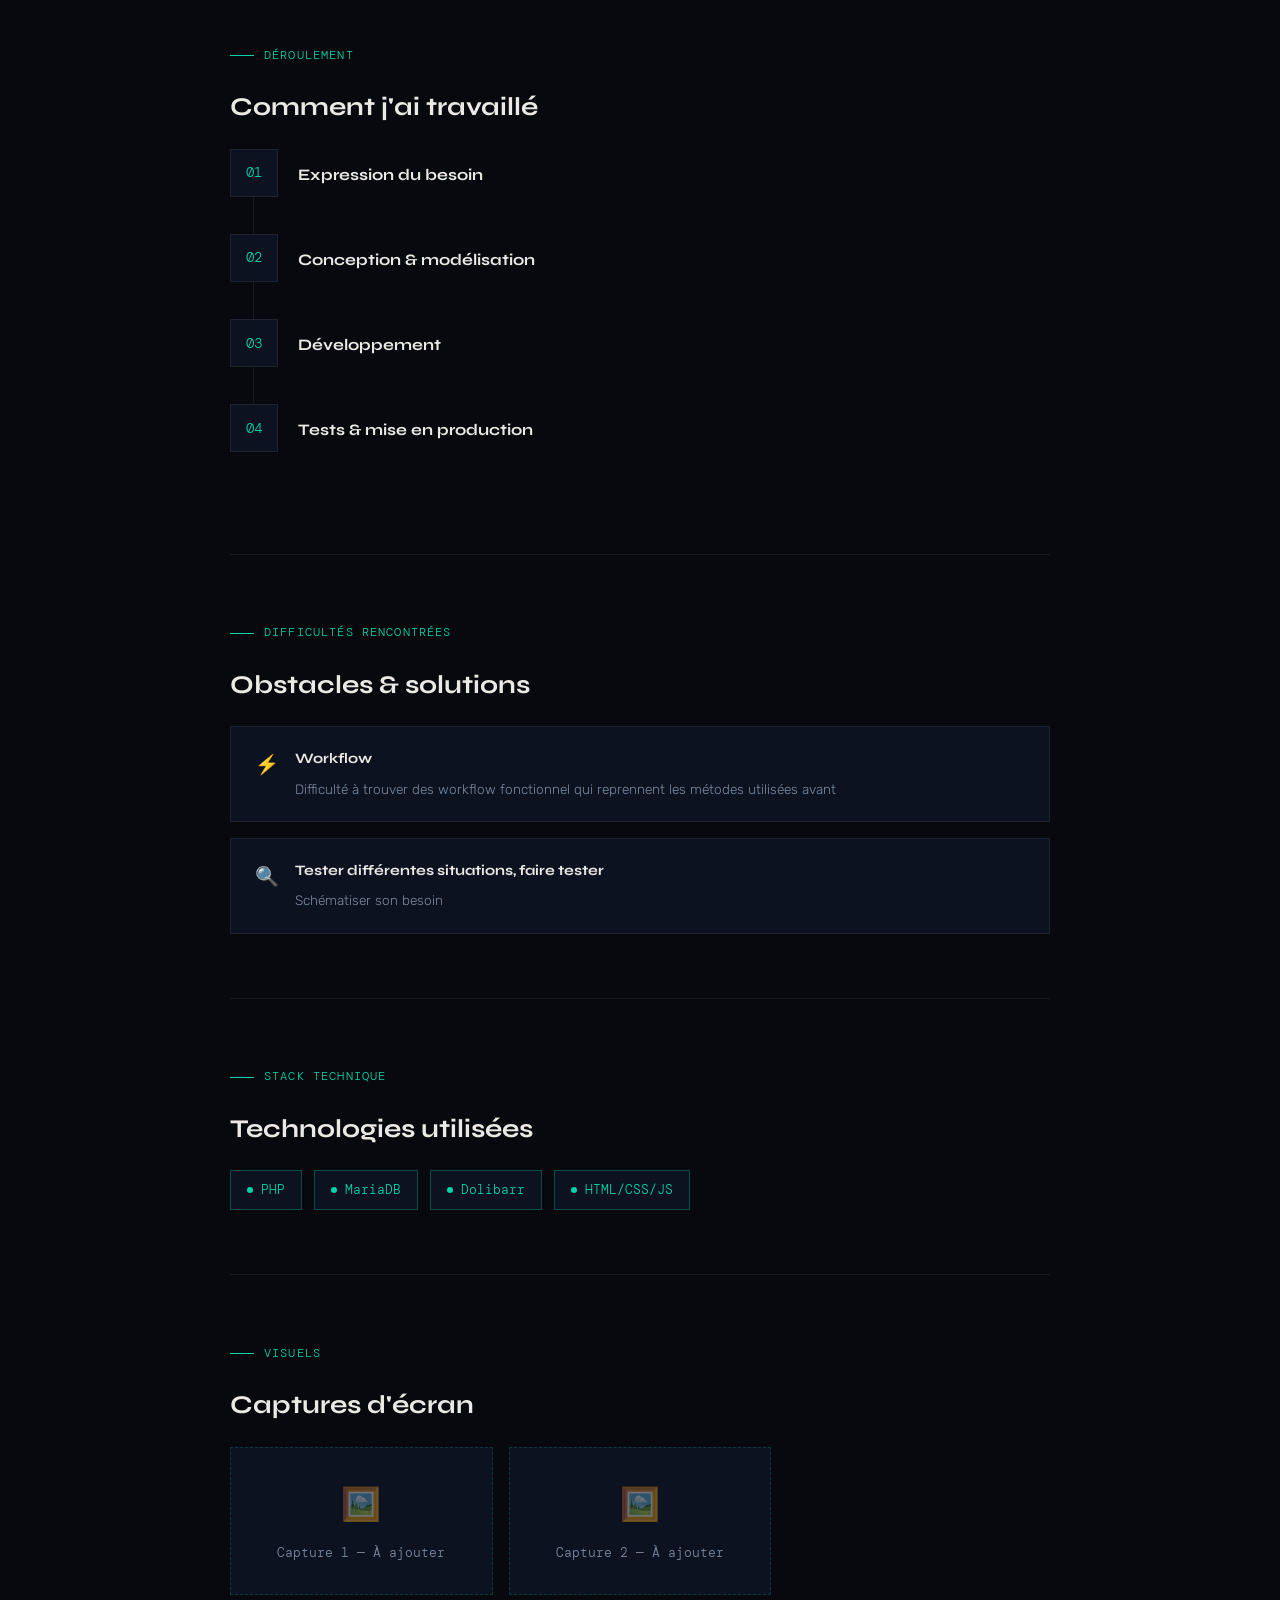
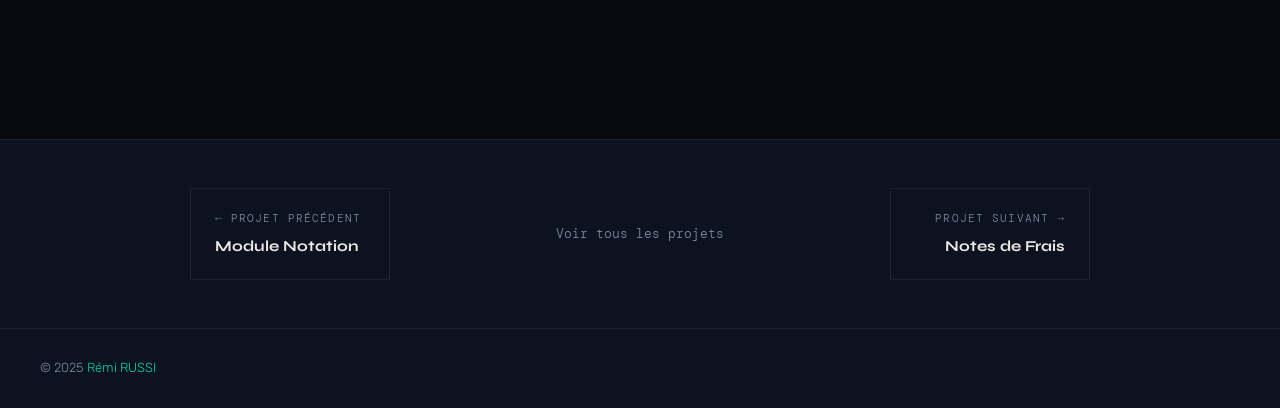
<file: projets/module-suivi-charge.html>
<!DOCTYPE html>
<html lang="fr">
<head>
  <meta charset="UTF-8" />
  <meta name="viewport" content="width=device-width, initial-scale=1.0" />
  <title>Module Gestion de Projet / Suivi de Charge — Rémi RUSSI</title>
  <link rel="preconnect" href="https://fonts.googleapis.com" />
  <link rel="preconnect" href="https://fonts.gstatic.com" crossorigin />
  <link href="https://fonts.googleapis.com/css2?family=Syne:wght@400;600;700;800&family=Rubik:wght@300;400;500&family=DM+Mono:wght@400;500&display=swap" rel="stylesheet" />
  <link rel="stylesheet" href="projet-base.css" />
</head>
<body>

<nav>
  <a href="../index.html" class="nav-logo">RR<span>.</span></a>
  <a href="../index.html#projets" class="nav-back">← Retour aux projets</a>
</nav>

<header class="proj-hero">
  <div class="hero-bg-glow"></div>
  <div class="hero-grid"></div>
  <div class="proj-hero-inner">
    <div class="proj-eyebrow">Projet Entreprise — Emdelen</div>
    <h1>📊 <em>Module Gestion de Projet / Suivi de Charge</em></h1>
    <p class="lead">
      Ce module de gestion de projet a pour objectif d'améliorer le suivi des projets, 
      en ayant une vision intégrée du prévisionnel (en relation avec les objectifs financiers), des dépenses réellement engagées 
      (temps passés, frais) et de la charge prévisionnelle des salariés. 
      Il permettra d'avoir une vision plus claire du projet dans sa globalité grâce à un suivi précis de chaque phase du projet.
    </p>
    <div class="meta-row">
      <div class="meta-pill"><span class="icon">📅</span> <!-- TODO : Période --></div>
      <div class="meta-pill"><span class="icon">🏢</span> <!-- TODO : Entreprise/École --></div>
      <div class="meta-pill"><span class="icon">👤</span> <!-- TODO : Seul / En équipe --></div>
    </div>
    <div class="hero-actions">
      <!-- <a href="LIEN_DEMO" class="btn-primary" target="_blank">Voir la démo →</a> -->
      <!-- <a href="LIEN_GITHUB" class="btn-ghost" target="_blank">GitHub ↗</a> -->
    </div>
  </div>
</header>

<div class="proj-content">

  <!-- CONTEXTE -->
  <div class="section-block">
    <div class="section-label">Contexte</div>
    <h2>Pourquoi ce projet ?</h2>
    <div class="context-box">
      <p>Ce projet permet dans un premier temps de gerer la charge de l'entreprise</p>
      <p>Dans un second temps, elle permet d'avoir une vision à long terme de l'avancée d'un projet en calculant la charge prévisionnelle.<br>
        En comparant la charge prévisionnelle, le temps réellement passé sur le projet, et le nombre d'heures vendues, il est possible de se rendre compte des déviances financières et de les anticiper si c'est le cas.
      </p>
    </div>
  </div>

  <div class="divider"></div>

  <!-- FONCTIONNALITÉS -->
  <div class="section-block">
    <div class="section-label">Fonctionnalités</div>
    <h2>Ce que fait le projet</h2>
    <div class="feature-grid">
      <div class="feature-card">
        <div class="f-icon">✨</div>
        <h4>Arbitrage du plan de charge de l'entreprise entre Chef de projet et Manager</h4>
      </div>
      <div class="feature-card">
        <div class="f-icon">🔧</div>
        <h4>Amélioration du suivi de projet</h4>
      </div>
    </div>
  </div>

  <div class="divider"></div>

<!-- DÉROULEMENT -->
  <div class="section-block">
    <div class="section-label">Déroulement</div>
    <h2>Comment j'ai travaillé</h2>
    <div class="steps">
      <div class="step">
        <div class="step-num">01</div>
        <div class="step-body">
          <h4>Expression du besoin</h4>
          <p><!-- TODO : Décrivez cette phase --></p>
        </div>
      </div>
      <div class="step">
        <div class="step-num">02</div>
        <div class="step-body">
          <h4>Conception &amp; modélisation</h4>
          <p><!-- TODO : Décrivez cette phase --></p>
        </div>
      </div>
      <div class="step">
        <div class="step-num">03</div>
        <div class="step-body">
          <h4>Développement</h4>
          <p><!-- TODO : Décrivez cette phase --></p>
        </div>
      </div>
      <div class="step">
        <div class="step-num">04</div>
        <div class="step-body">
          <h4>Tests &amp; mise en production</h4>
          <p><!-- TODO : Décrivez cette phase --></p>
        </div>
      </div>
    </div>
  </div>

  <div class="divider"></div>

  <!-- DIFFICULTÉS -->
  <div class="section-block">
    <div class="section-label">Difficultés rencontrées</div>
    <h2>Obstacles &amp; solutions</h2>
    <div class="diff-list">
      <div class="diff-item">
        <div class="diff-icon">⚡</div>
        <div class="diff-body">
          <h4>Workflow</h4>
          <p>Difficulté à trouver des workflow fonctionnel qui reprennent les métodes utilisées avant</p>
        </div>
      </div>
      <div class="diff-item">
        <div class="diff-icon">🔍</div>
        <div class="diff-body">
          <h4>Tester différentes situations, faire tester</h4>
          <p>Schématiser son besoin</p>
        </div>
      </div>
    </div>
  </div>

  <div class="divider"></div>

  <!-- STACK -->
  <div class="section-block">
    <div class="section-label">Stack technique</div>
    <h2>Technologies utilisées</h2>
    <div class="stack-grid">
      <div class="stack-pill"><span class="dot"></span>PHP</div>
      <div class="stack-pill"><span class="dot"></span>MariaDB</div>
      <div class="stack-pill"><span class="dot"></span>Dolibarr</div>
      <div class="stack-pill"><span class="dot"></span>HTML/CSS/JS</div>  
    </div>
  </div>

  <div class="divider"></div>

  <!-- CAPTURES -->
  <div class="section-block">
    <div class="section-label">Visuels</div>
    <h2>Captures d'écran</h2>
    <div class="screenshots-grid">
      <div class="screenshot-placeholder">
        <span class="img-icon">🖼️</span>
        <!-- Remplacez par : <img src="../img/module-suivi-charge-1.png" alt="..." /> -->
        Capture 1 — À ajouter
      </div>
      <div class="screenshot-placeholder">
        <span class="img-icon">🖼️</span>
        Capture 2 — À ajouter
      </div>
    </div>
  </div>

</div>

<!-- NAV PROJETS -->
<div class="proj-nav">
  <div class="proj-nav-inner">
    <a href="module-notation.html" class="proj-nav-link">
      <span class="proj-nav-label">← Projet précédent</span>
      <span class="proj-nav-title">Module Notation</span>
    </a>
    <a href="../index.html#projets" class="proj-nav-all">Voir tous les projets</a>
    <a href="notes-de-frais.html" class="proj-nav-link next">
      <span class="proj-nav-label">Projet suivant →</span>
      <span class="proj-nav-title">Notes de Frais</span>
    </a>
  </div>
</div>

<footer>
  <p class="footer-copy">© 2025 <span>Rémi RUSSI</span></p>
</footer>

</body>
</html>
</file>
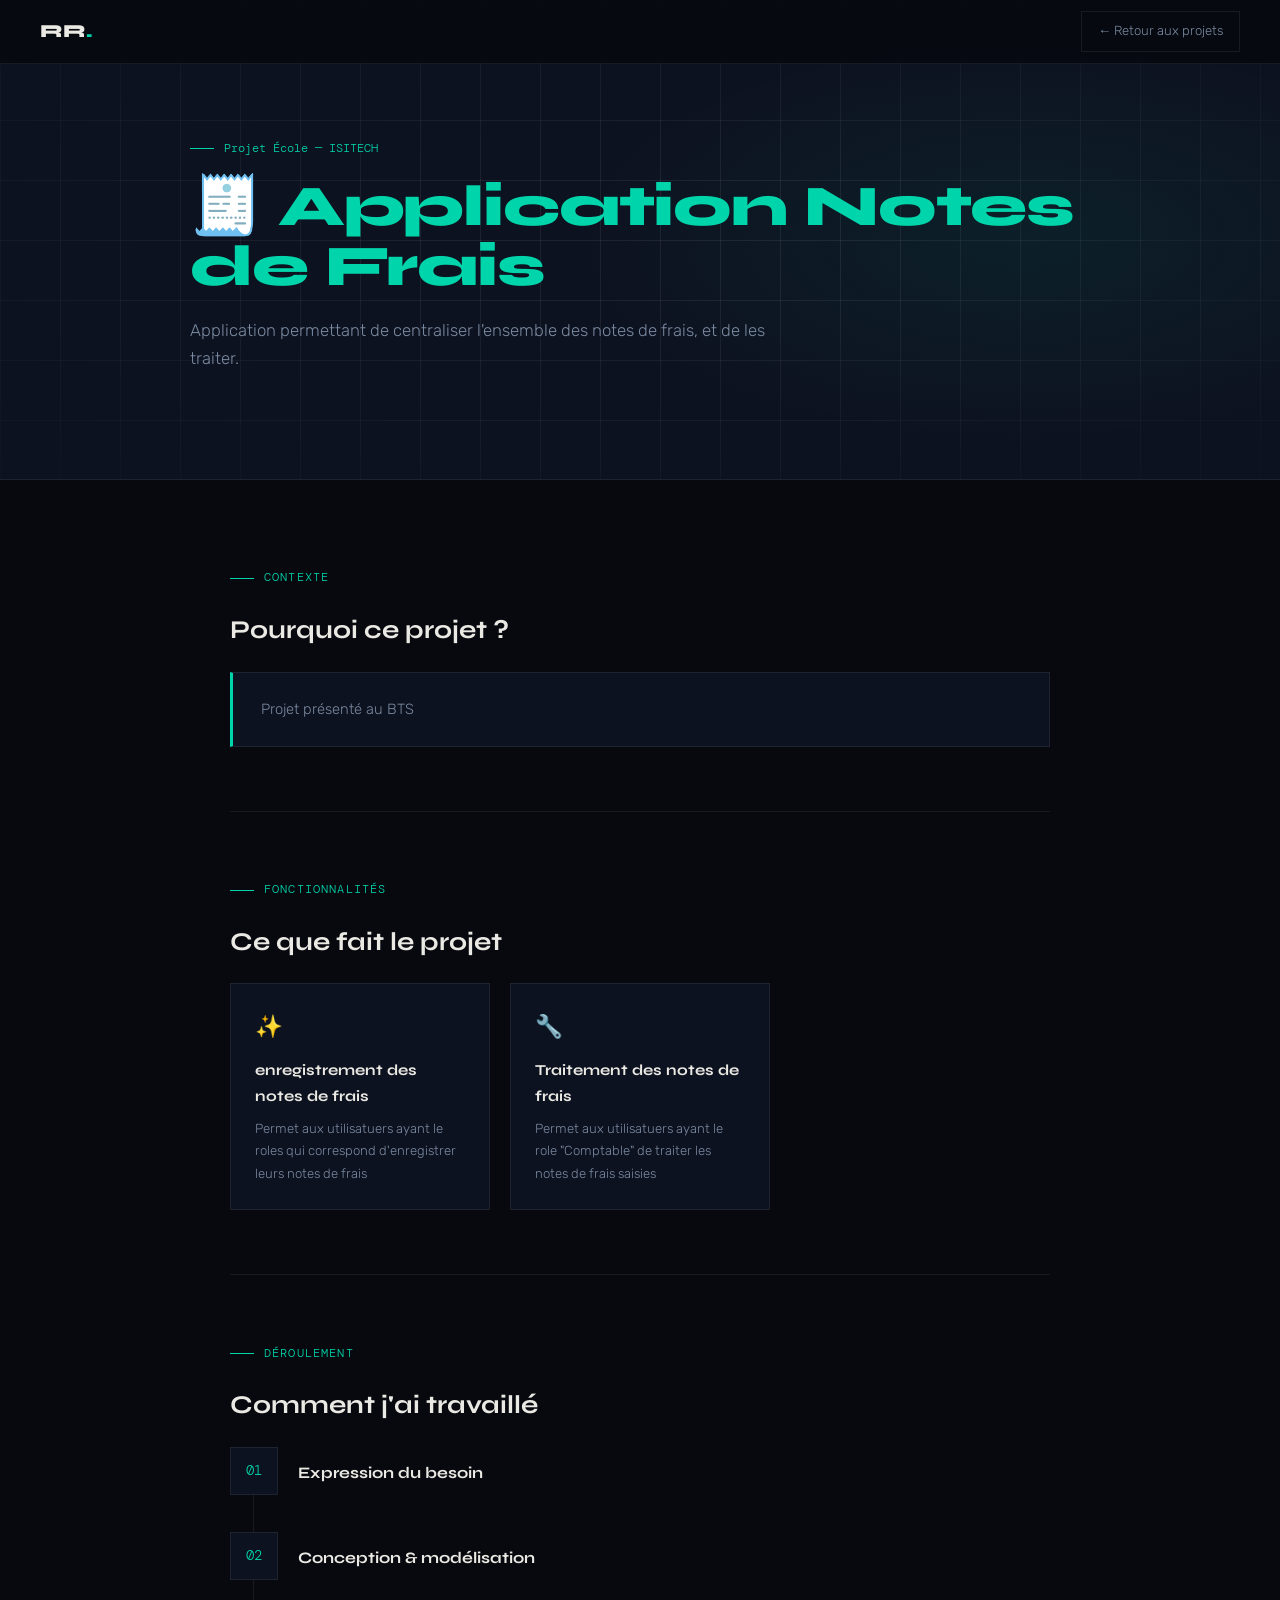
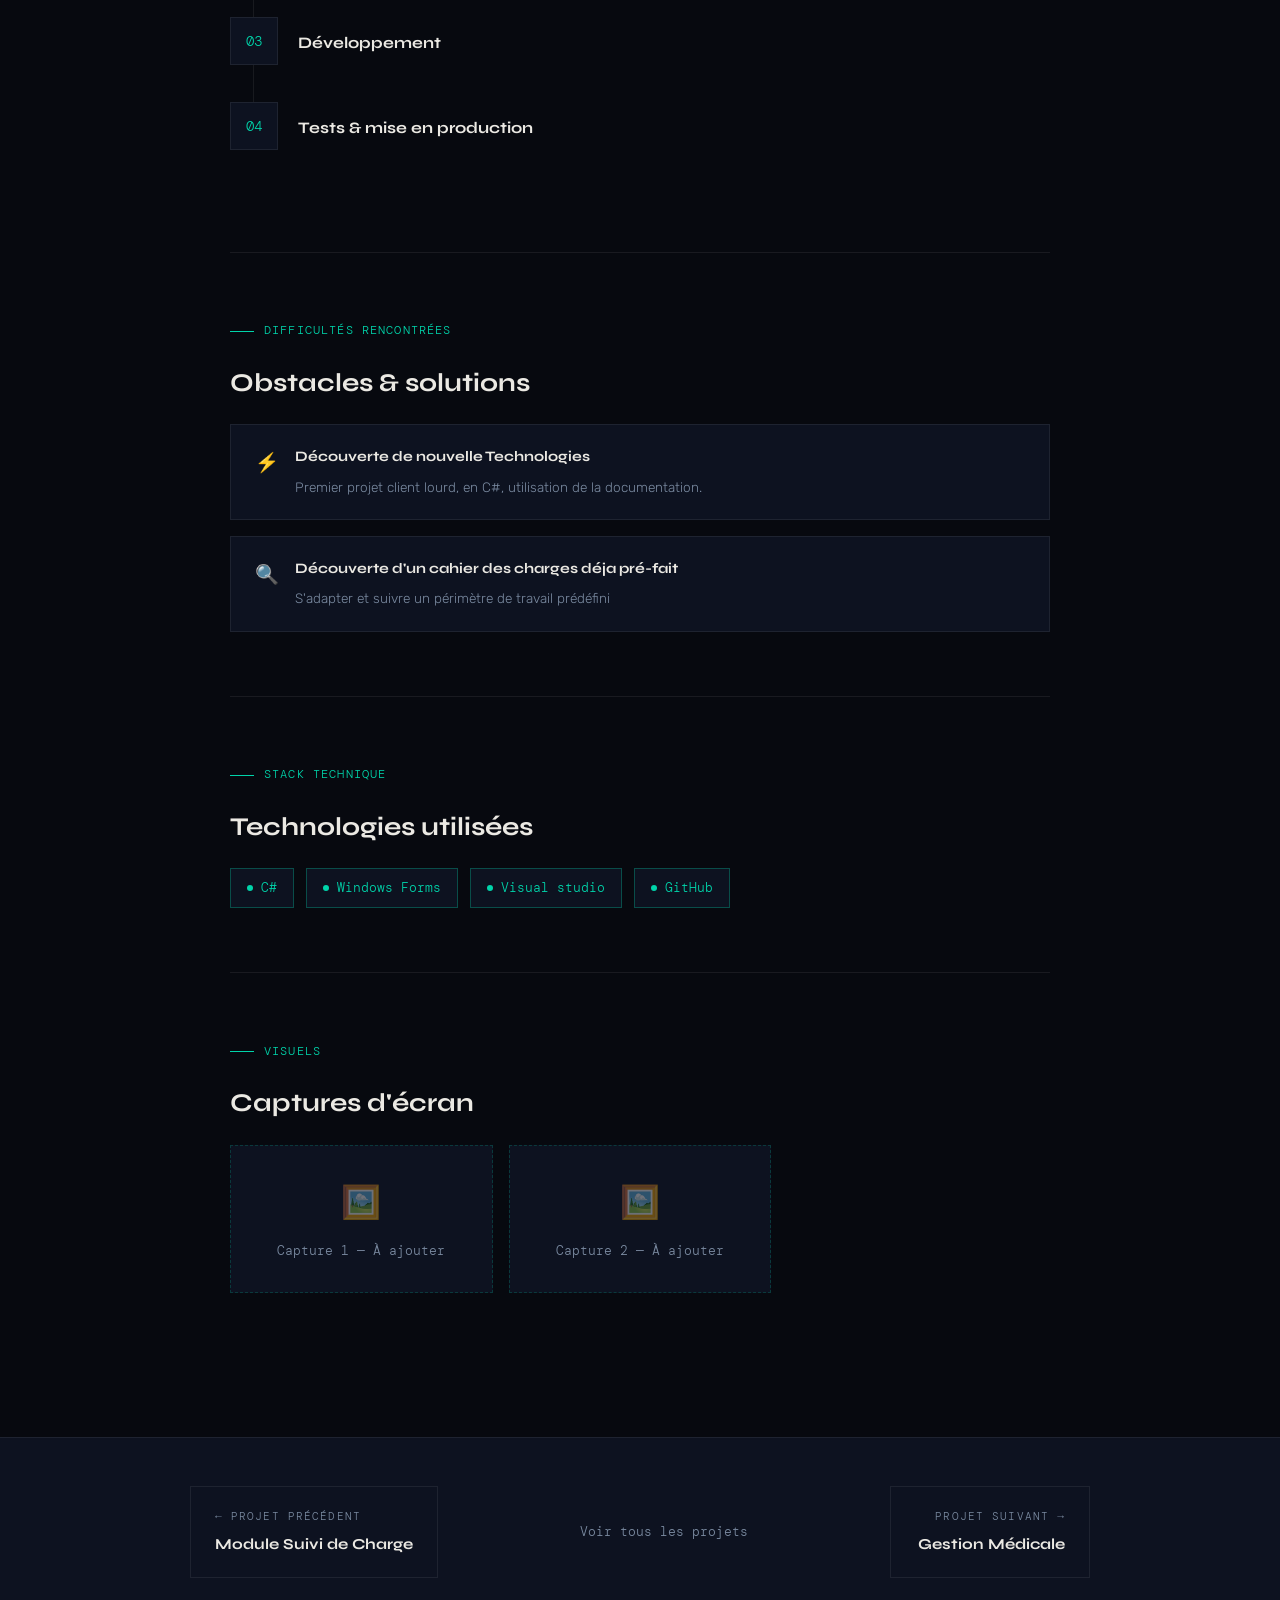
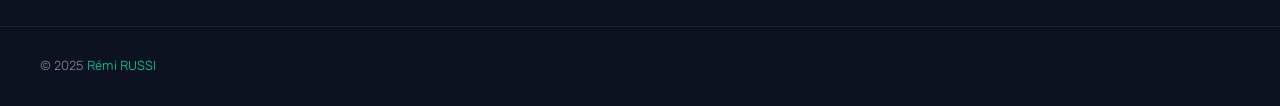
<file: projets/notes-de-frais.html>
<!DOCTYPE html>
<html lang="fr">
<head>
  <meta charset="UTF-8" />
  <meta name="viewport" content="width=device-width, initial-scale=1.0" />
  <title>Application Notes de Frais — Rémi RUSSI</title>
  <link rel="preconnect" href="https://fonts.googleapis.com" />
  <link rel="preconnect" href="https://fonts.gstatic.com" crossorigin />
  <link href="https://fonts.googleapis.com/css2?family=Syne:wght@400;600;700;800&family=Rubik:wght@300;400;500&family=DM+Mono:wght@400;500&display=swap" rel="stylesheet" />
  <link rel="stylesheet" href="projet-base.css" />
</head>
<body>

<nav>
  <a href="../index.html" class="nav-logo">RR<span>.</span></a>
  <a href="../index.html#projets" class="nav-back">← Retour aux projets</a>
</nav>

<header class="proj-hero">
  <div class="hero-bg-glow"></div>
  <div class="hero-grid"></div>
  <div class="proj-hero-inner">
    <div class="proj-eyebrow">Projet École — ISITECH</div>
    <h1>🧾 <em>Application Notes de Frais</em></h1>
    <p class="lead">
      Application permettant de centraliser l'ensemble des notes de frais, et de les traiter.
    </p>
  </div>
</header>

<div class="proj-content">

  <!-- CONTEXTE -->
  <div class="section-block">
    <div class="section-label">Contexte</div>
    <h2>Pourquoi ce projet ?</h2>
    <div class="context-box">
      <p>Projet présenté au BTS</p>
    </div>
  </div>

  <div class="divider"></div>

  <!-- FONCTIONNALITÉS -->
  <div class="section-block">
    <div class="section-label">Fonctionnalités</div>
    <h2>Ce que fait le projet</h2>
    <div class="feature-grid">
      <div class="feature-card">
        <div class="f-icon">✨</div>
        <h4>enregistrement des notes de frais</h4>
        <p>Permet aux utilisatuers ayant le roles qui correspond d'enregistrer leurs notes de frais</p>
      </div>
      <div class="feature-card">
        <div class="f-icon">🔧</div>
        <h4>Traitement des notes de frais</h4>
        <p>Permet aux utilisatuers ayant le role "Comptable" de traiter les notes de frais saisies</p>
      </div>
    </div>
  </div>

  <div class="divider"></div>

  <!-- DÉROULEMENT -->
  <div class="section-block">
    <div class="section-label">Déroulement</div>
    <h2>Comment j'ai travaillé</h2>
    <div class="steps">
      <div class="step">
        <div class="step-num">01</div>
        <div class="step-body">
          <h4>Expression du besoin</h4>
          <p><!-- TODO : Décrivez cette phase --></p>
        </div>
      </div>
      <div class="step">
        <div class="step-num">02</div>
        <div class="step-body">
          <h4>Conception &amp; modélisation</h4>
          <p><!-- TODO : Décrivez cette phase --></p>
        </div>
      </div>
      <div class="step">
        <div class="step-num">03</div>
        <div class="step-body">
          <h4>Développement</h4>
          <p><!-- TODO : Décrivez cette phase --></p>
        </div>
      </div>
      <div class="step">
        <div class="step-num">04</div>
        <div class="step-body">
          <h4>Tests &amp; mise en production</h4>
          <p><!-- TODO : Décrivez cette phase --></p>
        </div>
      </div>
    </div>
  </div>

  <div class="divider"></div>

  <!-- DIFFICULTÉS -->
  <div class="section-block">
    <div class="section-label">Difficultés rencontrées</div>
    <h2>Obstacles &amp; solutions</h2>
    <div class="diff-list">
      <div class="diff-item">
        <div class="diff-icon">⚡</div>
        <div class="diff-body">
          <h4>Découverte de nouvelle Technologies</h4>
          <p>Premier projet client lourd, en C#, utilisation de la documentation.</p>
        </div>
      </div>
      <div class="diff-item">
        <div class="diff-icon">🔍</div>
        <div class="diff-body">
          <h4>Découverte d'un cahier des charges déja pré-fait</h4>
          <p>S'adapter et suivre un périmètre de travail prédéfini</p>
        </div>
      </div>
    </div>
  </div>

  <div class="divider"></div>

  <!-- STACK -->
  <div class="section-block">
    <div class="section-label">Stack technique</div>
    <h2>Technologies utilisées</h2>
    <div class="stack-grid">
      <div class="stack-pill"><span class="dot"></span>C#</div>
      <div class="stack-pill"><span class="dot"></span>Windows Forms</div>
      <div class="stack-pill"><span class="dot"></span>Visual studio</div>
      <div class="stack-pill"><span class="dot"></span>GitHub</div>
    </div>
  </div>

  <div class="divider"></div>

  <!-- CAPTURES -->
  <div class="section-block">
    <div class="section-label">Visuels</div>
    <h2>Captures d'écran</h2>
    <div class="screenshots-grid">
      <div class="screenshot-placeholder">
        <span class="img-icon">🖼️</span>
        <!-- Remplacez par : <img src="../img/notes-de-frais-1.png" alt="..." /> -->
        Capture 1 — À ajouter
      </div>
      <div class="screenshot-placeholder">
        <span class="img-icon">🖼️</span>
        Capture 2 — À ajouter
      </div>
    </div>
  </div>

</div>

<!-- NAV PROJETS -->
<div class="proj-nav">
  <div class="proj-nav-inner">
    <a href="module-suivi-charge.html" class="proj-nav-link">
      <span class="proj-nav-label">← Projet précédent</span>
      <span class="proj-nav-title">Module Suivi de Charge</span>
    </a>
    <a href="../index.html#projets" class="proj-nav-all">Voir tous les projets</a>
    <a href="gestion-medicale.html" class="proj-nav-link next">
      <span class="proj-nav-label">Projet suivant →</span>
      <span class="proj-nav-title">Gestion Médicale</span>
    </a>
  </div>
</div>

<footer>
  <p class="footer-copy">© 2025 <span>Rémi RUSSI</span></p>
</footer>

</body>
</html>
</file>
<file: styles.css>
*,
 *::before,
 *::after {
   box-sizing: border-box;
   margin: 0;
   padding: 0;
 }

 .body {
   overflow-x: hidden;
 }

 :root {
   --bg: #07090F;
   --bg2: #0D1220;
   --bg3: #131C2E;
   --card: #111827;
   --text: #EBE9E3;
   --muted: #7A8AA0;
   --accent: #00D4AA;
   --accent2: #FF5C38;
   --border: rgba(255, 255, 255, 0.07);
   --font-head: 'Syne', sans-serif;
   --font-body: 'Rubik', sans-serif;
   --font-mono: 'DM Mono', monospace;
 }

 html {
   scroll-behavior: smooth;
 }

 body {
   background: var(--bg);
   color: var(--text);
   font-family: var(--font-body);
   font-weight: 300;
   line-height: 1.7;
   overflow-x: hidden;
 }

 /* ── NAV ── */
 nav {
   position: fixed;
   top: 0;
   left: 0;
   right: 0;
   z-index: 100;
   display: flex;
   align-items: center;
   justify-content: space-between;
   padding: 0 40px;
   height: 64px;
   background: rgba(7, 9, 15, 0.7);
   backdrop-filter: blur(16px);
   border-bottom: 1px solid var(--border);
 }

 .nav-logo {
   font-family: var(--font-head);
   font-weight: 800;
   font-size: 1.15rem;
   letter-spacing: 0.02em;
   color: var(--text);
   text-decoration: none;
 }

 .nav-logo span {
   color: var(--accent);
 }

 .nav-links {
   display: flex;
   gap: 32px;
   list-style: none;
 }

 .nav-links a {
   font-family: var(--font-body);
   font-size: 0.82rem;
   font-weight: 400;
   letter-spacing: 0.06em;
   text-transform: uppercase;
   color: var(--muted);
   text-decoration: none;
   transition: color 0.2s;
 }

 .nav-links a:hover {
   color: var(--accent);
 }

 /* ── HERO ── */
 #a-propos {
   min-height: 100vh;
   display: flex;
   align-items: center;
   padding: 100px 40px 80px;
   position: relative;
   overflow: hidden;
 }

 .hero-bg {
   position: absolute;
   inset: 0;
   background:
     radial-gradient(ellipse 60% 50% at 70% 50%, rgba(0, 212, 170, 0.07) 0%, transparent 70%),
     radial-gradient(ellipse 40% 40% at 20% 80%, rgba(255, 92, 56, 0.05) 0%, transparent 60%);
   pointer-events: none;
 }

 .hero-grid-overlay {
   position: absolute;
   inset: 0;
   background-image:
     linear-gradient(var(--border) 1px, transparent 1px),
     linear-gradient(90deg, var(--border) 1px, transparent 1px);
   background-size: 60px 60px;
   mask-image: radial-gradient(ellipse 80% 80% at 50% 50%, black 40%, transparent 100%);
   pointer-events: none;
 }

 .hero-inner {
   max-width: 1100px;
   margin: 0 auto;
   width: 100%;
   display: grid;
   grid-template-columns: 1fr 380px;
   gap: 60px;
   align-items: center;
   position: relative;
 }

 .hero-eyebrow {
   display: inline-flex;
   align-items: center;
   gap: 10px;
   font-family: var(--font-mono);
   font-size: 0.78rem;
   color: var(--accent);
   margin-bottom: 22px;
 }

 .hero-eyebrow::before {
   content: '';
   display: block;
   width: 28px;
   height: 1px;
   background: var(--accent);
 }

 h1.hero-name {
   font-family: var(--font-head);
   font-size: clamp(3rem, 6vw, 5.5rem);
   font-weight: 800;
   line-height: 1.0;
   letter-spacing: -0.02em;
   margin-bottom: 16px;
 }

 h1.hero-name em {
   font-style: normal;
   color: var(--accent);
 }

 .hero-title {
   font-size: 1.1rem;
   font-weight: 300;
   color: var(--muted);
   margin-bottom: 32px;
 }

 .hero-title strong {
   color: var(--text);
   font-weight: 500;
 }

 .hero-desc {
   font-size: 1rem;
   color: var(--muted);
   max-width: 500px;
   margin-bottom: 40px;
 }

 .hero-cta {
   display: flex;
   gap: 16px;
   flex-wrap: wrap;
 }

 .btn-primary {
   display: inline-flex;
   align-items: center;
   gap: 8px;
   padding: 13px 28px;
   background: var(--accent);
   color: #07090F;
   font-family: var(--font-body);
   font-size: 0.88rem;
   font-weight: 500;
   letter-spacing: 0.04em;
   text-decoration: none;
   transition: all 0.2s;
 }

 .btn-primary:hover {
   background: #00ffe0;
   transform: translateY(-2px);
 }

 .btn-ghost {
   display: inline-flex;
   align-items: center;
   gap: 8px;
   padding: 13px 28px;
   border: 1px solid var(--border);
   color: var(--text);
   font-family: var(--font-body);
   font-size: 0.88rem;
   font-weight: 400;
   text-decoration: none;
   transition: all 0.2s;
 }

 .btn-ghost:hover {
   border-color: var(--accent);
   color: var(--accent);
 }

 /* Hero stats card */
 .hero-stats {
   background: var(--bg2);
   border: 1px solid var(--border);
   padding: 36px;
   position: relative;
 }

 .hero-stats::before {
   content: '';
   position: absolute;
   top: 0;
   left: 0;
   right: 0;
   height: 2px;
   background: linear-gradient(90deg, var(--accent), transparent);
 }

 .stat-item {
   display: flex;
   align-items: center;
   gap: 20px;
   padding: 20px 0;
   border-bottom: 1px solid var(--border);
 }

 .stat-item:last-child {
   border-bottom: none;
 }

 .stat-num {
   font-family: var(--font-head);
   font-size: 2.5rem;
   font-weight: 800;
   color: var(--accent);
   min-width: 80px;
   line-height: 1;
 }

 .stat-label {
   font-size: 0.85rem;
   color: var(--muted);
   line-height: 1.4;
 }

 .stat-label strong {
   display: block;
   color: var(--text);
   font-size: 1rem;
   font-weight: 500;
 }

 /* ── SECTION BASE ── */
 section {
   padding: 100px 40px;
 }

 .section-inner {
   max-width: 1100px;
   margin: 0 auto;
 }

 .section-tag {
   display: inline-flex;
   align-items: center;
   gap: 10px;
   font-family: var(--font-mono);
   font-size: 0.78rem;
   color: var(--accent);
   margin-bottom: 16px;
 }

 .section-tag::before {
   content: '';
   display: block;
   width: 28px;
   height: 1px;
   background: var(--accent);
 }

 .section-title {
   font-family: var(--font-head);
   font-size: clamp(2rem, 4vw, 3rem);
   font-weight: 800;
   letter-spacing: -0.02em;
   margin-bottom: 60px;
   line-height: 1.1;
 }

 /* ── EXPERIENCES ── */
 #titre-experiences {
   background: var(--bg2);
 }

 .exp-grid {
   display: grid;
   grid-template-columns: repeat(auto-fill, minmax(320px, 1fr));
   gap: 24px;
 }

 .exp-card {
   background: var(--bg3);
   border: 1px solid var(--border);
   padding: 32px;
   position: relative;
   transition: border-color 0.2s, transform 0.2s;
 }

 .exp-card:hover {
   border-color: rgba(0, 212, 170, 0.3);
   transform: translateY(-3px);
 }

 .exp-card::after {
   content: '';
   position: absolute;
   bottom: 0;
   left: 0;
   right: 0;
   height: 2px;
   background: linear-gradient(90deg, var(--accent), transparent);
   opacity: 0;
   transition: opacity 0.2s;
 }

 .exp-card:hover::after {
   opacity: 1;
 }

 .exp-company {
   display: inline-block;
   font-family: var(--font-mono);
   font-size: 0.72rem;
   color: var(--accent);
   background: rgba(0, 212, 170, 0.08);
   padding: 4px 10px;
   margin-bottom: 14px;
 }

 .exp-date {
   font-family: var(--font-mono);
   font-size: 0.72rem;
   color: var(--muted);
   margin-bottom: 10px;
 }

 .exp-card h3 {
   font-family: var(--font-head);
   font-size: 1.2rem;
   font-weight: 700;
   margin-bottom: 12px;
 }

 .exp-card p {
   font-size: 0.9rem;
   color: var(--muted);
   margin-bottom: 16px;
 }

 .exp-missions {
   list-style: none;
   margin-bottom: 20px;
 }

 .exp-missions li {
   font-size: 0.83rem;
   color: var(--muted);
   padding: 5px 0;
   padding-left: 16px;
   position: relative;
 }

 .exp-missions li::before {
   content: '→';
   position: absolute;
   left: 0;
   color: var(--accent);
   font-size: 0.75rem;
 }

 .tag-row {
   display: flex;
   flex-wrap: wrap;
   gap: 8px;
 }

 .tag {
   font-family: var(--font-mono);
   font-size: 0.7rem;
   padding: 4px 10px;
   border: 1px solid var(--border);
   color: var(--muted);
 }

 .tag.accent {
   border-color: rgba(0, 212, 170, 0.4);
   color: var(--accent);
 }

 .cv-row {
   display: flex;
   justify-content: flex-end;
   margin-top: 48px;
 }

 .timeline {
   position: relative;
   display: flex;
   flex-direction: column;
   gap: 26px;
 }

 .timeline::before {
   content: '';
   position: absolute;
   left: 20px;
   top: 0;
   bottom: 0;
   width: 2px;
   background: linear-gradient(180deg, rgba(0, 212, 170, 0.9), transparent 85%);
   opacity: 0.45;
 }

 .timeline-item {
   display: grid;
   grid-template-columns: 170px 1fr;
   gap: 28px;
   position: relative;
   padding-left: 6px;
 }

 .timeline-marker {
   position: relative;
   padding-left: 34px;
 }

 .timeline-dot {
   position: absolute;
   left: 14px;
   top: 4px;
   width: 12px;
   height: 12px;
   border-radius: 50%;
   background: var(--accent);
   box-shadow: 0 0 0 6px rgba(0, 212, 170, 0.12);
 }

 .timeline-date {
   display: inline-block;
   font-family: var(--font-mono);
   font-size: 0.72rem;
   color: var(--muted);
   letter-spacing: 0.08em;
   text-transform: uppercase;
 }

 .timeline-card {
   background: var(--bg3);
   border: 1px solid var(--border);
   padding: 30px;
   position: relative;
   transition: border-color 0.2s, transform 0.2s;
 }

 .timeline-card::before {
   content: '';
   position: absolute;
   top: 0;
   left: 0;
   right: 0;
   height: 2px;
   background: linear-gradient(90deg, var(--accent), transparent);
   opacity: 0.6;
 }

 .timeline-item:hover .timeline-card {
   border-color: rgba(0, 212, 170, 0.3);
   transform: translateY(-2px);
 }

 .timeline-eyebrow {
   display: inline-block;
   font-family: var(--font-mono);
   font-size: 0.72rem;
   color: var(--accent);
   background: rgba(0, 212, 170, 0.08);
   padding: 4px 10px;
   margin-bottom: 12px;
 }

 .timeline-card h3 {
   font-family: var(--font-head);
   font-size: 1.2rem;
   font-weight: 700;
   margin-bottom: 12px;
 }

 .timeline-card p {
   font-size: 0.9rem;
   color: var(--muted);
   margin-bottom: 16px;
 }

 .timeline-list {
   list-style: none;
   margin-bottom: 20px;
 }

 .timeline-list li {
   font-size: 0.83rem;
   color: var(--muted);
   padding: 5px 0;
   padding-left: 16px;
   position: relative;
 }

 .timeline-list li::before {
   content: '→';
   position: absolute;
   left: 0;
   color: var(--accent);
   font-size: 0.75rem;
 }

 /* ── PROJETS ── */
 .projects-header {
   display: flex;
   align-items: baseline;
   justify-content: space-between;
   margin-bottom: 60px;
   flex-wrap: wrap;
   gap: 20px;
 }

 .projects-header .section-title {
   margin-bottom: 0;
 }

 .proj-group {
   margin-bottom: 64px;
 }

 .proj-group-label {
   font-family: var(--font-mono);
   font-size: 0.75rem;
   color: var(--muted);
   letter-spacing: 0.1em;
   text-transform: uppercase;
   margin-bottom: 24px;
   display: flex;
   align-items: center;
   gap: 14px;
 }

 .proj-group-label::after {
   content: '';
   flex: 1;
   height: 1px;
   background: var(--border);
 }

 .proj-grid {
   display: grid;
   grid-template-columns: repeat(auto-fill, minmax(280px, 1fr));
   gap: 20px;
 }

 .proj-card {
   background: var(--card);
   border: 1px solid var(--border);
   overflow: hidden;
   transition: border-color 0.2s, transform 0.2s;
   display: flex;
   flex-direction: column;
 }

 .proj-card:hover {
   border-color: rgba(0, 212, 170, 0.35);
   transform: translateY(-4px);
 }

 .proj-card-img {
   width: 100%;
   height: 140px;
   object-fit: cover;
   display: block;
   filter: grayscale(40%);
   transition: filter 0.3s;
 }

 .proj-card:hover .proj-card-img {
   filter: grayscale(0%);
 }

 .proj-card-img-placeholder {
   width: 100%;
   height: 140px;
   background: linear-gradient(135deg, var(--bg3) 0%, var(--bg2) 100%);
   display: flex;
   align-items: center;
   justify-content: center;
   font-size: 2.5rem;
 }

 .proj-card-body {
   padding: 24px;
   flex: 1;
   display: flex;
   flex-direction: column;
 }

 .proj-card h4 {
   font-family: var(--font-head);
   font-size: 1rem;
   font-weight: 700;
   margin-bottom: 10px;
 }

 .proj-card ul {
   list-style: none;
   flex: 1;
   margin-bottom: 18px;
 }

 .proj-card ul li {
   font-size: 0.82rem;
   color: var(--muted);
   padding: 4px 0;
   padding-left: 14px;
   position: relative;
 }

 .proj-card ul li::before {
   content: '·';
   position: absolute;
   left: 0;
   color: var(--accent);
 }

 /* ── COMPÉTENCES ── */
 #titre-competence {
   background: var(--bg2);
 }

 .skills-layout {
   display: grid;
   grid-template-columns: repeat(auto-fit, minmax(240px, 1fr));
   gap: 32px;
 }

 .skill-group {
   background: var(--bg3);
   border: 1px solid var(--border);
   padding: 30px;
 }

 .skill-group-header {
   display: flex;
   align-items: center;
   gap: 12px;
   margin-bottom: 28px;
 }

 .skill-icon {
   font-size: 1.4rem;
 }

 .skill-group h3 {
   font-family: var(--font-head);
   font-size: 1.05rem;
   font-weight: 700;
 }

 .skill-item {
   margin-bottom: 20px;
 }

 .skill-row {
   display: flex;
   justify-content: space-between;
   align-items: center;
   margin-bottom: 6px;
 }

 .skill-name {
   display: flex;
   align-items: center;
   gap: 8px;
   font-size: 0.88rem;
 }

 .skill-pct {
   font-family: var(--font-mono);
   font-size: 0.75rem;
   color: var(--accent);
 }

 .skill-bar {
   height: 3px;
   background: var(--border);
   border-radius: 2px;
   overflow: hidden;
 }

 .skill-fill {
   height: 100%;
   background: linear-gradient(90deg, var(--accent), rgba(0, 212, 170, 0.5));
   border-radius: 2px;
   width: 0;
   transition: width 1s ease 0.3s;
 }

 .skills-dl-row {
   display: flex;
   justify-content: flex-end;
   margin-top: 40px;
 }

 /* ── VEILLE ── */
 #veille {
   background: var(--bg);
 }

 .veille-hero {
   display: grid;
   grid-template-columns: 1fr 1fr;
   gap: 60px;
   align-items: center;
   margin-bottom: 70px;
 }

 .veille-intro h2 {
   font-family: var(--font-head);
   font-size: clamp(1.8rem, 3vw, 2.6rem);
   font-weight: 800;
   margin-bottom: 18px;
   line-height: 1.1;
 }

 .veille-intro p {
   color: var(--muted);
   font-size: 0.95rem;
   margin-bottom: 28px;
 }

 .veille-stats {
   display: grid;
   grid-template-columns: repeat(2, 1fr);
   gap: 16px;
 }

 .veille-stat {
   background: var(--bg3);
   border: 1px solid var(--border);
   padding: 24px;
   text-align: center;
 }

 .veille-stat-num {
   font-family: var(--font-head);
   font-size: 2rem;
   font-weight: 800;
   color: var(--accent);
   display: block;
   margin-bottom: 4px;
 }

 .veille-stat-label {
   font-size: 0.78rem;
   color: var(--muted);
 }

 .veille-methods {
   display: grid;
   grid-template-columns: repeat(4, 1fr);
   gap: 20px;
   margin-bottom: 70px;
 }

 .method-step {
   background: var(--bg2);
   border: 1px solid var(--border);
   padding: 28px 24px;
   position: relative;
 }

 .method-num {
   font-family: var(--font-head);
   font-size: 3rem;
   font-weight: 800;
   color: rgba(0, 212, 170, 0.12);
   line-height: 1;
   margin-bottom: 12px;
 }

 .method-step h4 {
   font-family: var(--font-head);
   font-size: 0.95rem;
   font-weight: 700;
   margin-bottom: 10px;
 }

 .method-step p {
   font-size: 0.82rem;
   color: var(--muted);
 }

 .veille-previews {
   display: grid;
   grid-template-columns: repeat(3, 1fr);
   gap: 24px;
 }

 .veille-preview-card {
   background: var(--card);
   border: 1px solid var(--border);
   padding: 28px;
   transition: border-color 0.2s, transform 0.2s;
 }

 .veille-preview-card:hover {
   border-color: rgba(0, 212, 170, 0.3);
   transform: translateY(-3px);
 }

 .preview-date {
   font-family: var(--font-mono);
   font-size: 0.72rem;
   color: var(--muted);
   margin-bottom: 10px;
 }

 .veille-preview-card h4 {
   font-family: var(--font-head);
   font-size: 1rem;
   font-weight: 700;
   margin-bottom: 10px;
 }

 .veille-preview-card p {
   font-size: 0.85rem;
   color: var(--muted);
   margin-bottom: 16px;
 }

 .veille-cta-row {
   display: flex;
   justify-content: center;
   margin-top: 48px;
 }

 /* ── FORMATION ── */
 #formation {
   background: var(--bg2);
 }

 .formation-layout {
   display: grid;
   grid-template-columns: 1fr 1fr;
   gap: 40px;
 }

 .formation-card {
   background: var(--bg3);
   border: 1px solid var(--border);
   padding: 40px;
   position: relative;
   overflow: hidden;
 }

 .formation-card::before {
   content: '';
   position: absolute;
   top: 0;
   left: 0;
   width: 4px;
   height: 100%;
   background: var(--accent);
 }

 .formation-card h3 {
   font-family: var(--font-head);
   font-size: 1.4rem;
   font-weight: 800;
   margin-bottom: 8px;
 }

 .formation-card .subtitle {
   font-size: 0.85rem;
   color: var(--accent);
   font-family: var(--font-mono);
   margin-bottom: 20px;
 }

 .formation-card p {
   font-size: 0.9rem;
   color: var(--muted);
   margin-bottom: 24px;
 }

 .formation-features {
   display: flex;
   flex-direction: column;
   gap: 10px;
 }

 .formation-feature {
   display: flex;
   align-items: center;
   gap: 12px;
   font-size: 0.88rem;
 }

 .formation-feature .icon {
   font-size: 1.1rem;
 }

 /* ── CONTACT ── */
 #contact {
   background: var(--bg);
 }

 .contact-layout {
   display: grid;
   grid-template-columns: 1fr 1fr;
   gap: 60px;
 }

 .contact-info h3 {
   font-family: var(--font-head);
   font-size: 1.5rem;
   font-weight: 700;
   margin-bottom: 30px;
 }

 .contact-item {
   display: flex;
   align-items: center;
   gap: 16px;
   margin-bottom: 20px;
 }

 .contact-icon {
   width: 44px;
   height: 44px;
   background: var(--bg2);
   border: 1px solid var(--border);
   display: flex;
   align-items: center;
   justify-content: center;
   font-size: 1.1rem;
   flex-shrink: 0;
 }

 .contact-item a {
   color: var(--text);
   text-decoration: none;
   font-size: 0.95rem;
   transition: color 0.2s;
 }

 .contact-item a:hover {
   color: var(--accent);
 }

 .contact-form {
   display: flex;
   flex-direction: column;
   gap: 16px;
 }

 .form-row {
   display: grid;
   grid-template-columns: 1fr 1fr;
   gap: 16px;
 }

 .form-group {
   display: flex;
   flex-direction: column;
   gap: 8px;
 }

 label {
   font-size: 0.8rem;
   color: var(--muted);
   letter-spacing: 0.05em;
   text-transform: uppercase;
   font-family: var(--font-mono);
 }

 input,
 textarea {
   background: var(--bg2);
   border: 1px solid var(--border);
   color: var(--text);
   font-family: var(--font-body);
   font-size: 0.9rem;
   font-weight: 300;
   padding: 13px 16px;
   outline: none;
   transition: border-color 0.2s;
 }

 input:focus,
 textarea:focus {
   border-color: var(--accent);
 }

 textarea {
   resize: vertical;
   min-height: 130px;
 }

 /* ── FOOTER ── */
 footer {
   background: var(--bg2);
   border-top: 1px solid var(--border);
   padding: 32px 40px;
   display: flex;
   align-items: center;
   justify-content: space-between;
   flex-wrap: wrap;
   gap: 20px;
 }

 .footer-copy {
   font-size: 0.82rem;
   color: var(--muted);
 }

 .footer-copy span {
   color: var(--accent);
 }

 .footer-links {
   display: flex;
   gap: 24px;
 }

 .footer-links a {
   font-size: 0.82rem;
   color: var(--muted);
   text-decoration: none;
   transition: color 0.2s;
 }

 .footer-links a:hover {
   color: var(--accent);
 }

 /* ── ANIMATIONS ── */
 .reveal {
   opacity: 0;
   transform: translateY(24px);
   transition: opacity 0.6s ease, transform 0.6s ease;
 }

 .reveal.visible {
   opacity: 1;
   transform: none;
 }

 .reveal-delay-1 {
   transition-delay: 0.1s;
 }

 .reveal-delay-2 {
   transition-delay: 0.2s;
 }

 .reveal-delay-3 {
   transition-delay: 0.3s;
 }

 /* ── RESPONSIVE ── */
 @media (max-width: 900px) {
   nav {
     padding: 0 20px;
   }

   .nav-links {
     gap: 18px;
   }

   .nav-links a {
     font-size: 0.75rem;
   }

   #a-propos {
     padding: 90px 20px 60px;
   }

   .hero-inner {
     grid-template-columns: 1fr;
   }

   .hero-stats {
     display: none;
   }

   section {
     padding: 70px 20px;
   }

   .skills-layout {
     grid-template-columns: 1fr;
   }

   .timeline::before {
     left: 6px;
   }

   .timeline-item {
     grid-template-columns: 1fr;
     padding-left: 0;
   }

   .timeline-marker {
     padding-left: 24px;
     margin-bottom: 6px;
   }

   .timeline-dot {
     left: 0;
   }

   .veille-hero {
     grid-template-columns: 1fr;
   }

   .veille-methods {
     grid-template-columns: repeat(2, 1fr);
   }

   .veille-previews {
     grid-template-columns: 1fr;
   }

   .formation-layout {
     grid-template-columns: 1fr;
   }

   .contact-layout {
     grid-template-columns: 1fr;
   }

   .form-row {
     grid-template-columns: 1fr;
   }

   footer {
     flex-direction: column;
     text-align: center;
   }
 }

 @media (max-width: 600px) {
   .nav-links {
     display: none;
   }

   h1.hero-name {
     font-size: 2.6rem;
   }

   .veille-methods {
     grid-template-columns: 1fr;
   }
 }

 /************ Veille techno *************/

 *,
 *::before,
 *::after {
   box-sizing: border-box;
   margin: 0;
   padding: 0;
 }

 .body {
   overflow-x: hidden;
 }

 :root {
   --bg: #07090F;
   --bg2: #0D1220;
   --bg3: #131C2E;
   --card: #111827;
   --text: #EBE9E3;
   --muted: #7A8AA0;
   --accent: #00D4AA;
   --accent2: #FF5C38;
   --border: rgba(255, 255, 255, 0.07);
   --font-head: 'Syne', sans-serif;
   --font-body: 'Rubik', sans-serif;
   --font-mono: 'DM Mono', monospace;
 }

 html {
   scroll-behavior: smooth;
 }

 body {
   background: var(--bg);
   color: var(--text);
   font-family: var(--font-body);
   font-weight: 300;
   line-height: 1.7;
   overflow-x: hidden;
 }

 /* ── NAV ── */
 nav {
   position: fixed;
   top: 0;
   left: 0;
   right: 0;
   z-index: 100;
   display: flex;
   align-items: center;
   justify-content: space-between;
   padding: 0 40px;
   height: 64px;
   background: rgba(7, 9, 15, 0.85);
   backdrop-filter: blur(16px);
   border-bottom: 1px solid var(--border);
 }

 .nav-logo {
   font-family: var(--font-head);
   font-weight: 800;
   font-size: 1.15rem;
   color: var(--text);
   text-decoration: none;
 }

 .nav-logo span {
   color: var(--accent);
 }

 .nav-right {
   display: flex;
   align-items: center;
   gap: 32px;
 }

 .nav-links {
   display: flex;
   gap: 28px;
   list-style: none;
 }

 .nav-links a {
   font-size: 0.82rem;
   font-weight: 400;
   letter-spacing: 0.06em;
   text-transform: uppercase;
   color: var(--muted);
   text-decoration: none;
   transition: color 0.2s;
 }

 .nav-links a:hover,
 .nav-links a.active {
   color: var(--accent);
 }

 .nav-back {
   display: inline-flex;
   align-items: center;
   gap: 8px;
   font-size: 0.82rem;
   color: var(--muted);
   text-decoration: none;
   transition: color 0.2s;
 }

 .nav-back:hover {
   color: var(--accent);
 }

 /* ── HERO ── */
 .page-hero {
   padding: 140px 40px 80px;
   position: relative;
   overflow: hidden;
   background: var(--bg2);
   border-bottom: 1px solid var(--border);
 }

 .hero-bg {
   position: absolute;
   inset: 0;
   background:
     radial-gradient(ellipse 50% 60% at 80% 50%, rgba(0, 212, 170, 0.06) 0%, transparent 70%),
     radial-gradient(ellipse 30% 40% at 10% 80%, rgba(255, 92, 56, 0.04) 0%, transparent 60%);
   pointer-events: none;
 }

 .hero-grid {
   position: absolute;
   inset: 0;
   background-image:
     linear-gradient(var(--border) 1px, transparent 1px),
     linear-gradient(90deg, var(--border) 1px, transparent 1px);
   background-size: 60px 60px;
   mask-image: radial-gradient(ellipse 80% 80% at 50% 50%, black 30%, transparent 100%);
   pointer-events: none;
 }

 .page-hero-inner {
   max-width: 1100px;
   margin: 0 auto;
   position: relative;
 }

 .page-eyebrow {
   display: inline-flex;
   align-items: center;
   gap: 10px;
   font-family: var(--font-mono);
   font-size: 0.78rem;
   color: var(--accent);
   margin-bottom: 20px;
 }

 .page-eyebrow::before {
   content: '';
   display: block;
   width: 28px;
   height: 1px;
   background: var(--accent);
 }

 .page-hero h1 {
   font-family: var(--font-head);
   font-size: clamp(2.8rem, 5vw, 5rem);
   font-weight: 800;
   line-height: 1.0;
   letter-spacing: -0.02em;
   margin-bottom: 20px;
 }

 .page-hero h1 em {
   font-style: normal;
   color: var(--accent);
 }

 .page-hero p {
   font-size: 1.05rem;
   color: var(--muted);
   max-width: 600px;
   margin-bottom: 36px;
 }

 /* Stats row */
 .hero-stats-row {
   display: flex;
   gap: 40px;
   flex-wrap: wrap;
 }

 .hstat {
   text-align: left;
 }

 .hstat-num {
   font-family: var(--font-head);
   font-size: 2.2rem;
   font-weight: 800;
   color: var(--accent);
   display: block;
   line-height: 1;
   margin-bottom: 4px;
 }

 .hstat-label {
   font-size: 0.78rem;
   color: var(--muted);
   font-family: var(--font-mono);
 }

 .hstat-sep {
   width: 1px;
   background: var(--border);
   align-self: stretch;
 }

 /* ── LAYOUT ── */
 .main-layout {
   max-width: 1100px;
   margin: 0 auto;
   padding: 80px 40px;
   display: grid;
   grid-template-columns: 260px 1fr;
   gap: 60px;
   align-items: start;
 }

 /* ── SIDEBAR ── */
 .sidebar {
   position: sticky;
   top: 90px;
 }

 .sidebar-section {
   margin-bottom: 40px;
 }

 .sidebar-title {
   font-family: var(--font-mono);
   font-size: 0.7rem;
   color: var(--muted);
   letter-spacing: 0.12em;
   text-transform: uppercase;
   margin-bottom: 16px;
   display: flex;
   align-items: center;
   gap: 10px;
 }

 .sidebar-title::after {
   content: '';
   flex: 1;
   height: 1px;
   background: var(--border);
 }

 .filter-btn {
   display: flex;
   align-items: center;
   justify-content: space-between;
   width: 100%;
   padding: 10px 14px;
   background: transparent;
   border: 1px solid var(--border);
   color: var(--muted);
   font-family: var(--font-body);
   font-size: 0.85rem;
   font-weight: 300;
   cursor: pointer;
   text-align: left;
   margin-bottom: 8px;
   transition: all 0.2s;
 }

 .filter-btn:hover {
   border-color: rgba(0, 212, 170, 0.3);
   color: var(--text);
 }

 .filter-btn.active {
   border-color: var(--accent);
   color: var(--accent);
   background: rgba(0, 212, 170, 0.06);
 }

 .filter-count {
   font-family: var(--font-mono);
   font-size: 0.72rem;
   color: var(--muted);
 }

 .filter-btn.active .filter-count {
   color: var(--accent);
 }

 .source-link {
   display: flex;
   align-items: center;
   gap: 10px;
   padding: 10px 0;
   border-bottom: 1px solid var(--border);
   color: var(--muted);
   text-decoration: none;
   font-size: 0.85rem;
   transition: color 0.2s;
 }

 .source-link:last-child {
   border-bottom: none;
 }

 .source-link:hover {
   color: var(--accent);
 }

 .source-icon {
   width: 28px;
   height: 28px;
   background: var(--bg3);
   border: 1px solid var(--border);
   display: flex;
   align-items: center;
   justify-content: center;
   font-size: 0.85rem;
   flex-shrink: 0;
 }

 .forum-stats {
   background: var(--bg2);
   border: 1px solid var(--border);
   padding: 20px;
 }

 .fstat {
   display: flex;
   justify-content: space-between;
   align-items: center;
   padding: 8px 0;
   border-bottom: 1px solid var(--border);
   font-size: 0.82rem;
 }

 .fstat:last-child {
   border-bottom: none;
 }

 .fstat-label {
   color: var(--muted);
 }

 .fstat-val {
   font-family: var(--font-mono);
   color: var(--accent);
   font-size: 0.88rem;
 }

 /* ── ARTICLES ── */
 .articles-header {
   display: flex;
   align-items: center;
   justify-content: space-between;
   margin-bottom: 36px;
   flex-wrap: wrap;
   gap: 16px;
 }

 .articles-count {
   font-family: var(--font-mono);
   font-size: 0.8rem;
   color: var(--muted);
 }

 .articles-count span {
   color: var(--accent);
 }

 .article-card {
   background: var(--card);
   border: 1px solid var(--border);
   margin-bottom: 24px;
   transition: border-color 0.25s, transform 0.25s;
   display: none;
 }

 .article-card.shown {
   display: block;
   animation: fadeUp 0.4s ease both;
 }

 .article-card:hover {
   border-color: rgba(0, 212, 170, 0.3);
   transform: translateY(-3px);
 }

 @keyframes fadeUp {
   from {
     opacity: 0;
     transform: translateY(16px);
   }

   to {
     opacity: 1;
     transform: none;
   }
 }

 .article-inner {
   padding: 32px;
 }

 .article-meta {
   display: flex;
   align-items: center;
   gap: 16px;
   margin-bottom: 16px;
   flex-wrap: wrap;
 }

 .article-cat {
   font-family: var(--font-mono);
   font-size: 0.68rem;
   letter-spacing: 0.1em;
   text-transform: uppercase;
   padding: 4px 10px;
   border: 1px solid;
 }

 .article-cat.dolibarr {
   color: #00D4AA;
   border-color: rgba(0, 212, 170, 0.35);
   background: rgba(0, 212, 170, 0.06);
 }

 .article-cat.securite {
   color: #FF5C38;
   border-color: rgba(255, 92, 56, 0.35);
   background: rgba(255, 92, 56, 0.06);
 }

 .article-cat.mobile {
   color: #7C6FE0;
   border-color: rgba(124, 111, 224, 0.35);
   background: rgba(124, 111, 224, 0.06);
 }

 .article-cat.erp {
   color: #F0A500;
   border-color: rgba(240, 165, 0, 0.35);
   background: rgba(240, 165, 0, 0.06);
 }

 .article-cat.dev {
   color: #36B8F0;
   border-color: rgba(54, 184, 240, 0.35);
   background: rgba(54, 184, 240, 0.06);
 }

 .article-date {
   font-family: var(--font-mono);
   font-size: 0.72rem;
   color: var(--muted);
 }

 .article-read-time {
   font-family: var(--font-mono);
   font-size: 0.72rem;
   color: var(--muted);
   margin-left: auto;
 }

 .article-card h2 {
   font-family: var(--font-head);
   font-size: 1.3rem;
   font-weight: 700;
   margin-bottom: 12px;
   line-height: 1.2;
 }

 .article-intro {
   font-size: 0.92rem;
   color: var(--muted);
   margin-bottom: 20px;
   line-height: 1.65;
 }

 .article-body {
   display: none;
   font-size: 0.9rem;
   line-height: 1.75;
   color: var(--muted);
   border-top: 1px solid var(--border);
   margin-top: 20px;
   padding-top: 20px;
 }

 .article-body.open {
   display: block;
 }

 .article-body h3 {
   font-family: var(--font-head);
   font-size: 1rem;
   font-weight: 700;
   color: var(--text);
   margin: 20px 0 10px;
 }

 .article-body h3:first-child {
   margin-top: 0;
 }

 .article-body p {
   margin-bottom: 14px;
 }

 .article-body ul {
   list-style: none;
   margin-bottom: 14px;
 }

 .article-body ul li {
   padding: 5px 0 5px 18px;
   position: relative;
 }

 .article-body ul li::before {
   content: '→';
   position: absolute;
   left: 0;
   color: var(--accent);
   font-size: 0.75rem;
 }

 .article-body .highlight {
   background: var(--bg3);
   border-left: 3px solid var(--accent);
   padding: 14px 18px;
   margin: 18px 0;
   font-size: 0.88rem;
   color: var(--text);
   font-style: italic;
 }

 .article-body code {
   font-family: var(--font-mono);
   font-size: 0.82rem;
   background: var(--bg3);
   padding: 2px 6px;
   color: var(--accent);
 }

 .article-body pre {
   background: var(--bg3);
   border: 1px solid var(--border);
   padding: 14px 16px;
   margin: 16px 0;
   overflow-x: auto;
   font-size: 0.82rem;
   line-height: 1.6;
   color: var(--text);
 }

 .article-body pre code {
   background: transparent;
   padding: 0;
   color: inherit;
 }

 .article-footer {
   display: flex;
   align-items: center;
   justify-content: space-between;
   flex-wrap: wrap;
   gap: 12px;
 }

 .article-tags {
   display: flex;
   gap: 8px;
   flex-wrap: wrap;
 }

 .atag {
   font-family: var(--font-mono);
   font-size: 0.68rem;
   padding: 3px 9px;
   border: 1px solid var(--border);
   color: var(--muted);
 }

 .btn-expand {
   display: inline-flex;
   align-items: center;
   gap: 6px;
   background: transparent;
   border: 1px solid var(--border);
   color: var(--muted);
   font-family: var(--font-body);
   font-size: 0.82rem;
   padding: 8px 16px;
   cursor: pointer;
   transition: all 0.2s;
 }

 .btn-expand:hover {
   border-color: var(--accent);
   color: var(--accent);
 }

 .btn-expand.open {
   border-color: var(--accent);
   color: var(--accent);
 }

 /* Sources externes */
 .sources-section {
   margin-top: 60px;
   padding-top: 40px;
   border-top: 1px solid var(--border);
 }

 .sources-title {
   font-family: var(--font-head);
   font-size: 1.4rem;
   font-weight: 700;
   margin-bottom: 28px;
 }

 .sources-grid {
   display: grid;
   grid-template-columns: repeat(3, 1fr);
   gap: 20px;
 }

 .source-card {
   background: var(--bg2);
   border: 1px solid var(--border);
   padding: 24px;
   transition: border-color 0.2s;
 }

 .source-card:hover {
   border-color: rgba(0, 212, 170, 0.3);
 }

 .source-card-icon {
   font-size: 1.5rem;
   margin-bottom: 12px;
 }

 .source-card h4 {
   font-family: var(--font-head);
   font-size: 0.95rem;
   font-weight: 700;
   margin-bottom: 8px;
 }

 .source-card p {
   font-size: 0.82rem;
   color: var(--muted);
   margin-bottom: 14px;
 }

 .source-card-links {
   display: flex;
   flex-direction: column;
   gap: 6px;
 }

 .source-card-links a {
   font-size: 0.8rem;
   color: var(--accent);
   text-decoration: none;
   transition: opacity 0.2s;
 }

 .source-card-links a:hover {
   opacity: 0.75;
 }

 /* Impact */
 .impact-section {
   margin-top: 60px;
   padding-top: 40px;
   border-top: 1px solid var(--border);
 }

 .impact-title {
   font-family: var(--font-head);
   font-size: 1.4rem;
   font-weight: 700;
   margin-bottom: 28px;
 }

 .impact-grid {
   display: grid;
   grid-template-columns: repeat(3, 1fr);
   gap: 20px;
 }

 .impact-card {
   background: var(--bg3);
   border: 1px solid var(--border);
   padding: 28px;
   position: relative;
   overflow: hidden;
 }

 .impact-card::before {
   content: '';
   position: absolute;
   top: 0;
   left: 0;
   right: 0;
   height: 2px;
   background: linear-gradient(90deg, var(--accent), transparent);
 }

 .impact-card h4 {
   font-family: var(--font-head);
   font-size: 1rem;
   font-weight: 700;
   margin-bottom: 10px;
 }

 .impact-card p {
   font-size: 0.85rem;
   color: var(--muted);
   margin-bottom: 14px;
 }

 .impact-card ul {
   list-style: none;
 }

 .impact-card ul li {
   font-size: 0.82rem;
   color: var(--muted);
   padding: 4px 0 4px 16px;
   position: relative;
 }

 .impact-card ul li::before {
   content: '·';
   position: absolute;
   left: 0;
   color: var(--accent);
 }

 /* ── FOOTER ── */
 footer {
   background: var(--bg2);
   border-top: 1px solid var(--border);
   padding: 32px 40px;
   display: flex;
   align-items: center;
   justify-content: space-between;
   flex-wrap: wrap;
   gap: 20px;
 }

 .footer-copy {
   font-size: 0.82rem;
   color: var(--muted);
 }

 .footer-copy span {
   color: var(--accent);
 }

 .footer-links {
   display: flex;
   gap: 24px;
 }

 .footer-links a {
   font-size: 0.82rem;
   color: var(--muted);
   text-decoration: none;
   transition: color 0.2s;
 }

 .footer-links a:hover {
   color: var(--accent);
 }

 /* Responsive */
 @media (max-width: 900px) {
   nav {
     padding: 0 20px;
   }

   .nav-links {
     display: none;
   }

   .page-hero {
     padding: 110px 20px 60px;
   }

   .main-layout {
     grid-template-columns: 1fr;
     padding: 50px 20px;
   }

   .sidebar {
     position: static;
   }

   .sources-grid,
   .impact-grid {
     grid-template-columns: 1fr;
   }

   .hero-stats-row {
     gap: 24px;
   }

   .hstat-sep {
     display: none;
   }
 }
</file>
<file: projets/projet-base.css>
/* ── RESET & VARS ── */
*, *::before, *::after { box-sizing: border-box; margin: 0; padding: 0; }

:root {
  --bg:        #07090F;
  --bg2:       #0D1220;
  --bg3:       #131C2E;
  --card:      #111827;
  --text:      #EBE9E3;
  --muted:     #7A8AA0;
  --accent:    #00D4AA;
  --accent2:   #FF5C38;
  --border:    rgba(255,255,255,0.07);
  --font-head: 'Syne', sans-serif;
  --font-body: 'Rubik', sans-serif;
  --font-mono: 'DM Mono', monospace;
}

html { scroll-behavior: smooth; }

body {
  background: var(--bg);
  color: var(--text);
  font-family: var(--font-body);
  font-weight: 300;
  line-height: 1.7;
  overflow-x: hidden;
}

/* ── NAV ── */
nav {
  position: fixed;
  top: 0; left: 0; right: 0;
  z-index: 100;
  display: flex;
  align-items: center;
  justify-content: space-between;
  padding: 0 40px;
  height: 64px;
  background: rgba(7,9,15,0.85);
  backdrop-filter: blur(16px);
  border-bottom: 1px solid var(--border);
}
.nav-logo {
  font-family: var(--font-head);
  font-weight: 800;
  font-size: 1.15rem;
  color: var(--text);
  text-decoration: none;
}
.nav-logo span { color: var(--accent); }
.nav-back {
  display: inline-flex;
  align-items: center;
  gap: 8px;
  font-size: 0.82rem;
  color: var(--muted);
  text-decoration: none;
  transition: color 0.2s;
  border: 1px solid var(--border);
  padding: 8px 16px;
}
.nav-back:hover { color: var(--accent); border-color: var(--accent); }

/* ── HERO ── */
.proj-hero {
  padding: 130px 40px 70px;
  background: var(--bg2);
  border-bottom: 1px solid var(--border);
  position: relative;
  overflow: hidden;
}
.hero-bg-glow {
  position: absolute; inset: 0;
  background: radial-gradient(ellipse 50% 60% at 80% 50%, rgba(0,212,170,0.07) 0%, transparent 70%);
  pointer-events: none;
}
.hero-grid {
  position: absolute; inset: 0;
  background-image:
    linear-gradient(var(--border) 1px, transparent 1px),
    linear-gradient(90deg, var(--border) 1px, transparent 1px);
  background-size: 60px 60px;
  mask-image: radial-gradient(ellipse 80% 80% at 50% 50%, black 20%, transparent 100%);
  pointer-events: none;
}
.proj-hero-inner {
  max-width: 900px;
  margin: 0 auto;
  position: relative;
}
.proj-eyebrow {
  display: inline-flex;
  align-items: center;
  gap: 10px;
  font-family: var(--font-mono);
  font-size: 0.75rem;
  color: var(--accent);
  margin-bottom: 18px;
}
.proj-eyebrow::before {
  content: '';
  display: block;
  width: 24px; height: 1px;
  background: var(--accent);
}
.proj-hero h1 {
  font-family: var(--font-head);
  font-size: clamp(2.2rem, 4.5vw, 4rem);
  font-weight: 800;
  line-height: 1.05;
  letter-spacing: -0.02em;
  margin-bottom: 18px;
}
.proj-hero h1 em { font-style: normal; color: var(--accent); }
.proj-hero .lead {
  font-size: 1.05rem;
  color: var(--muted);
  max-width: 620px;
  margin-bottom: 36px;
}

/* Meta pills */
.meta-row {
  display: flex;
  flex-wrap: wrap;
  gap: 12px;
  margin-bottom: 32px;
}
.meta-pill {
  display: inline-flex;
  align-items: center;
  gap: 7px;
  background: var(--bg3);
  border: 1px solid var(--border);
  padding: 7px 14px;
  font-size: 0.8rem;
  color: var(--muted);
  font-family: var(--font-mono);
}
.meta-pill .icon { font-size: 0.85rem; }

/* Hero CTA */
.hero-actions { display: flex; gap: 14px; flex-wrap: wrap; }
.btn-primary {
  display: inline-flex; align-items: center; gap: 8px;
  padding: 12px 24px;
  background: var(--accent);
  color: #07090F;
  font-family: var(--font-body);
  font-size: 0.88rem;
  font-weight: 500;
  text-decoration: none;
  transition: all 0.2s;
}
.btn-primary:hover { background: #00ffe0; transform: translateY(-2px); }
.btn-ghost {
  display: inline-flex; align-items: center; gap: 8px;
  padding: 12px 24px;
  border: 1px solid var(--border);
  color: var(--text);
  font-family: var(--font-body);
  font-size: 0.88rem;
  font-weight: 400;
  text-decoration: none;
  transition: all 0.2s;
}
.btn-ghost:hover { border-color: var(--accent); color: var(--accent); }

/* ── CONTENT ── */
.proj-content {
  max-width: 900px;
  margin: 0 auto;
  padding: 80px 40px;
}

/* Section block */
.section-block {
  margin-bottom: 64px;
}
.section-label {
  display: inline-flex;
  align-items: center;
  gap: 10px;
  font-family: var(--font-mono);
  font-size: 0.72rem;
  color: var(--accent);
  letter-spacing: 0.1em;
  text-transform: uppercase;
  margin-bottom: 20px;
}
.section-label::before {
  content: '';
  display: block;
  width: 24px; height: 1px;
  background: var(--accent);
}
.section-block h2 {
  font-family: var(--font-head);
  font-size: 1.6rem;
  font-weight: 700;
  margin-bottom: 20px;
}
.section-block p {
  font-size: 0.95rem;
  color: var(--muted);
  margin-bottom: 14px;
}

/* Context box */
.context-box {
  background: var(--bg2);
  border: 1px solid var(--border);
  border-left: 3px solid var(--accent);
  padding: 24px 28px;
  margin-bottom: 24px;
}
.context-box p { margin: 0; font-size: 0.92rem; color: var(--muted); }

/* Feature grid */
.feature-grid {
  display: grid;
  grid-template-columns: repeat(auto-fill, minmax(260px, 1fr));
  gap: 20px;
  margin-top: 16px;
}
.feature-card {
  background: var(--bg2);
  border: 1px solid var(--border);
  padding: 24px;
  transition: border-color 0.2s;
}
.feature-card:hover { border-color: rgba(0,212,170,0.3); }
.feature-card .f-icon { font-size: 1.4rem; margin-bottom: 12px; }
.feature-card h4 {
  font-family: var(--font-head);
  font-size: 0.95rem;
  font-weight: 700;
  margin-bottom: 8px;
}
.feature-card p { font-size: 0.82rem; color: var(--muted); margin: 0; }

/* Steps (parcours) */
.steps { display: flex; flex-direction: column; gap: 0; }
.step {
  display: grid;
  grid-template-columns: 48px 1fr;
  gap: 20px;
  padding-bottom: 32px;
  position: relative;
}
.step:not(:last-child)::before {
  content: '';
  position: absolute;
  left: 23px; top: 48px; bottom: 0;
  width: 1px;
  background: var(--border);
}
.step-num {
  width: 48px; height: 48px;
  background: var(--bg2);
  border: 1px solid var(--border);
  display: flex; align-items: center; justify-content: center;
  font-family: var(--font-mono);
  font-size: 0.85rem;
  color: var(--accent);
  flex-shrink: 0;
  position: relative;
  z-index: 1;
}
.step-body h4 {
  font-family: var(--font-head);
  font-size: 1rem;
  font-weight: 700;
  margin-bottom: 8px;
  padding-top: 12px;
}
.step-body p { font-size: 0.88rem; color: var(--muted); }

/* Difficulties */
.diff-list { display: flex; flex-direction: column; gap: 16px; }
.diff-item {
  background: var(--bg2);
  border: 1px solid var(--border);
  padding: 20px 24px;
  display: flex;
  gap: 16px;
  align-items: flex-start;
}
.diff-icon { font-size: 1.2rem; flex-shrink: 0; padding-top: 2px; }
.diff-body h4 {
  font-family: var(--font-head);
  font-size: 0.9rem;
  font-weight: 700;
  margin-bottom: 6px;
}
.diff-body p { font-size: 0.85rem; color: var(--muted); margin: 0; }

/* Tech stack */
.stack-grid {
  display: flex;
  flex-wrap: wrap;
  gap: 12px;
  margin-top: 8px;
}
.stack-pill {
  display: inline-flex;
  align-items: center;
  gap: 8px;
  background: var(--bg2);
  border: 1px solid rgba(0,212,170,0.3);
  padding: 8px 16px;
  font-family: var(--font-mono);
  font-size: 0.8rem;
  color: var(--accent);
}
.stack-pill .dot {
  width: 6px; height: 6px;
  border-radius: 50%;
  background: var(--accent);
  display: block;
}

/* Screenshots placeholder */
.screenshots-grid {
  display: grid;
  grid-template-columns: repeat(auto-fill, minmax(260px, 1fr));
  gap: 16px;
  margin-top: 8px;
}
.screenshot-placeholder {
  background: var(--bg2);
  border: 1px dashed rgba(0,212,170,0.2);
  aspect-ratio: 16/9;
  display: flex;
  flex-direction: column;
  align-items: center;
  justify-content: center;
  gap: 10px;
  color: var(--muted);
  font-size: 0.82rem;
  font-family: var(--font-mono);
}
.screenshot-placeholder .img-icon { font-size: 2rem; opacity: 0.4; }

/* Divider */
.divider { height: 1px; background: var(--border); margin: 60px 0; }

/* ── NEXT PROJECT NAV ── */
.proj-nav {
  background: var(--bg2);
  border-top: 1px solid var(--border);
  padding: 48px 40px;
}
.proj-nav-inner {
  max-width: 900px;
  margin: 0 auto;
  display: flex;
  justify-content: space-between;
  align-items: center;
  gap: 20px;
  flex-wrap: wrap;
}
.proj-nav-link {
  display: flex;
  flex-direction: column;
  gap: 6px;
  text-decoration: none;
  padding: 20px 24px;
  border: 1px solid var(--border);
  transition: border-color 0.2s;
  min-width: 200px;
}
.proj-nav-link:hover { border-color: var(--accent); }
.proj-nav-label {
  font-family: var(--font-mono);
  font-size: 0.7rem;
  color: var(--muted);
  letter-spacing: 0.1em;
  text-transform: uppercase;
}
.proj-nav-title {
  font-family: var(--font-head);
  font-size: 0.95rem;
  font-weight: 700;
  color: var(--text);
}
.proj-nav-link.next { text-align: right; }
.proj-nav-all {
  font-family: var(--font-mono);
  font-size: 0.8rem;
  color: var(--muted);
  text-decoration: none;
  transition: color 0.2s;
}
.proj-nav-all:hover { color: var(--accent); }

/* ── FOOTER ── */
footer {
  background: var(--bg2);
  border-top: 1px solid var(--border);
  padding: 28px 40px;
  display: flex;
  align-items: center;
  justify-content: space-between;
  flex-wrap: wrap;
  gap: 16px;
}
.footer-copy { font-size: 0.82rem; color: var(--muted); }
.footer-copy span { color: var(--accent); }

/* Responsive */
@media (max-width: 700px) {
  nav { padding: 0 20px; }
  .proj-hero { padding: 110px 20px 60px; }
  .proj-content { padding: 50px 20px; }
  .proj-nav { padding: 32px 20px; }
  footer { padding: 24px 20px; flex-direction: column; }
}
</file>
